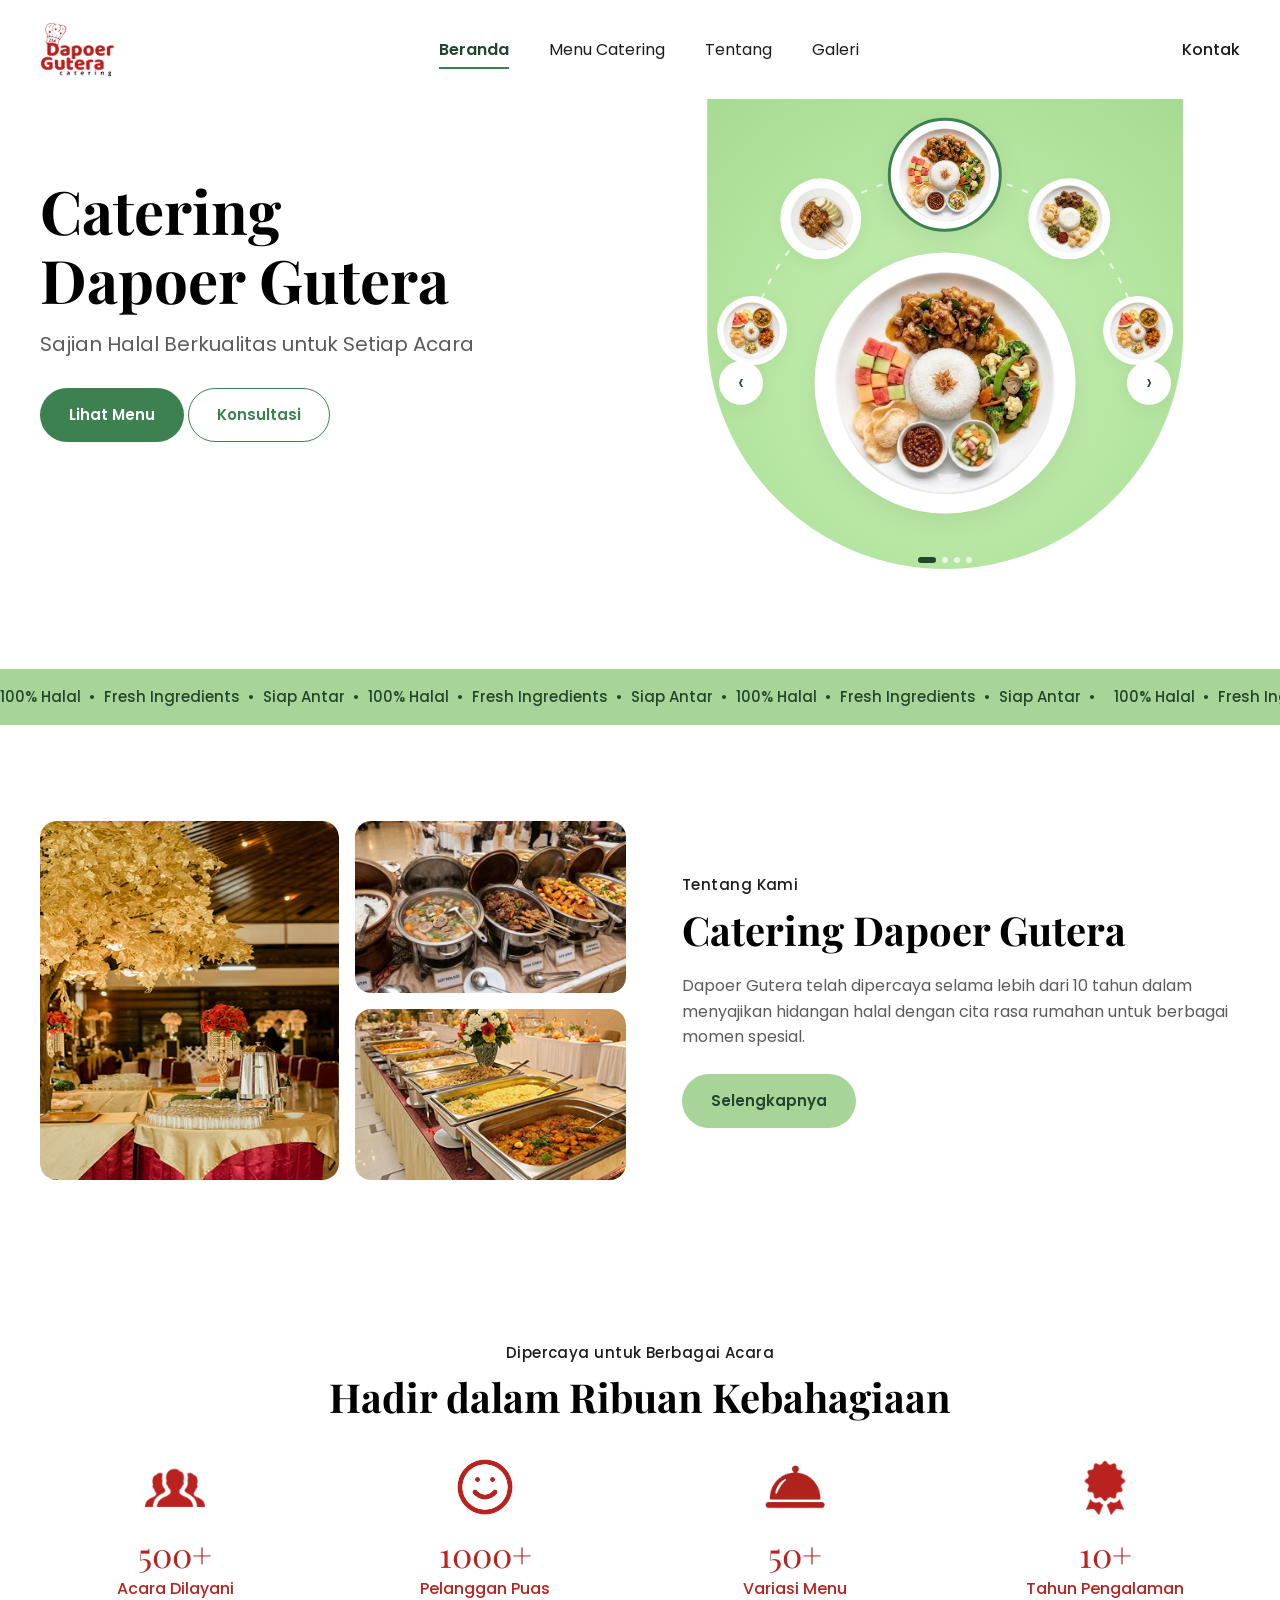
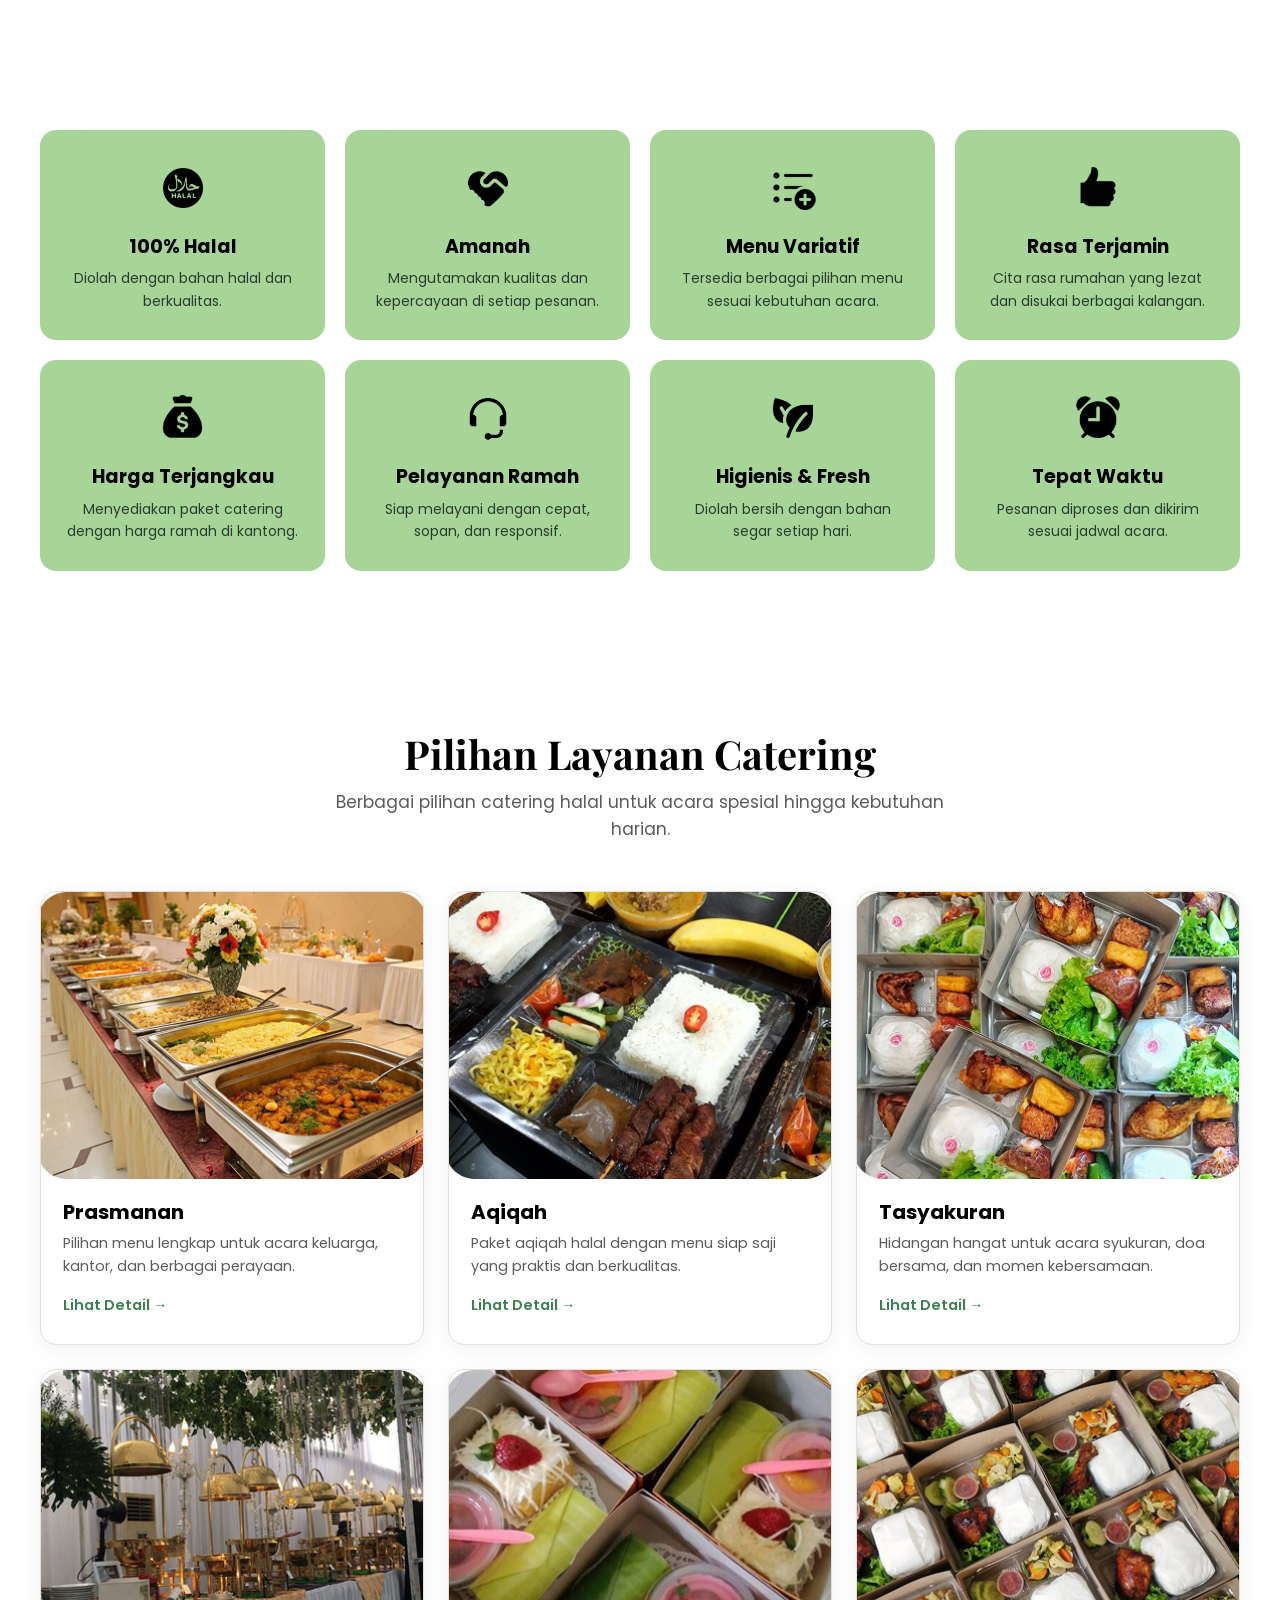
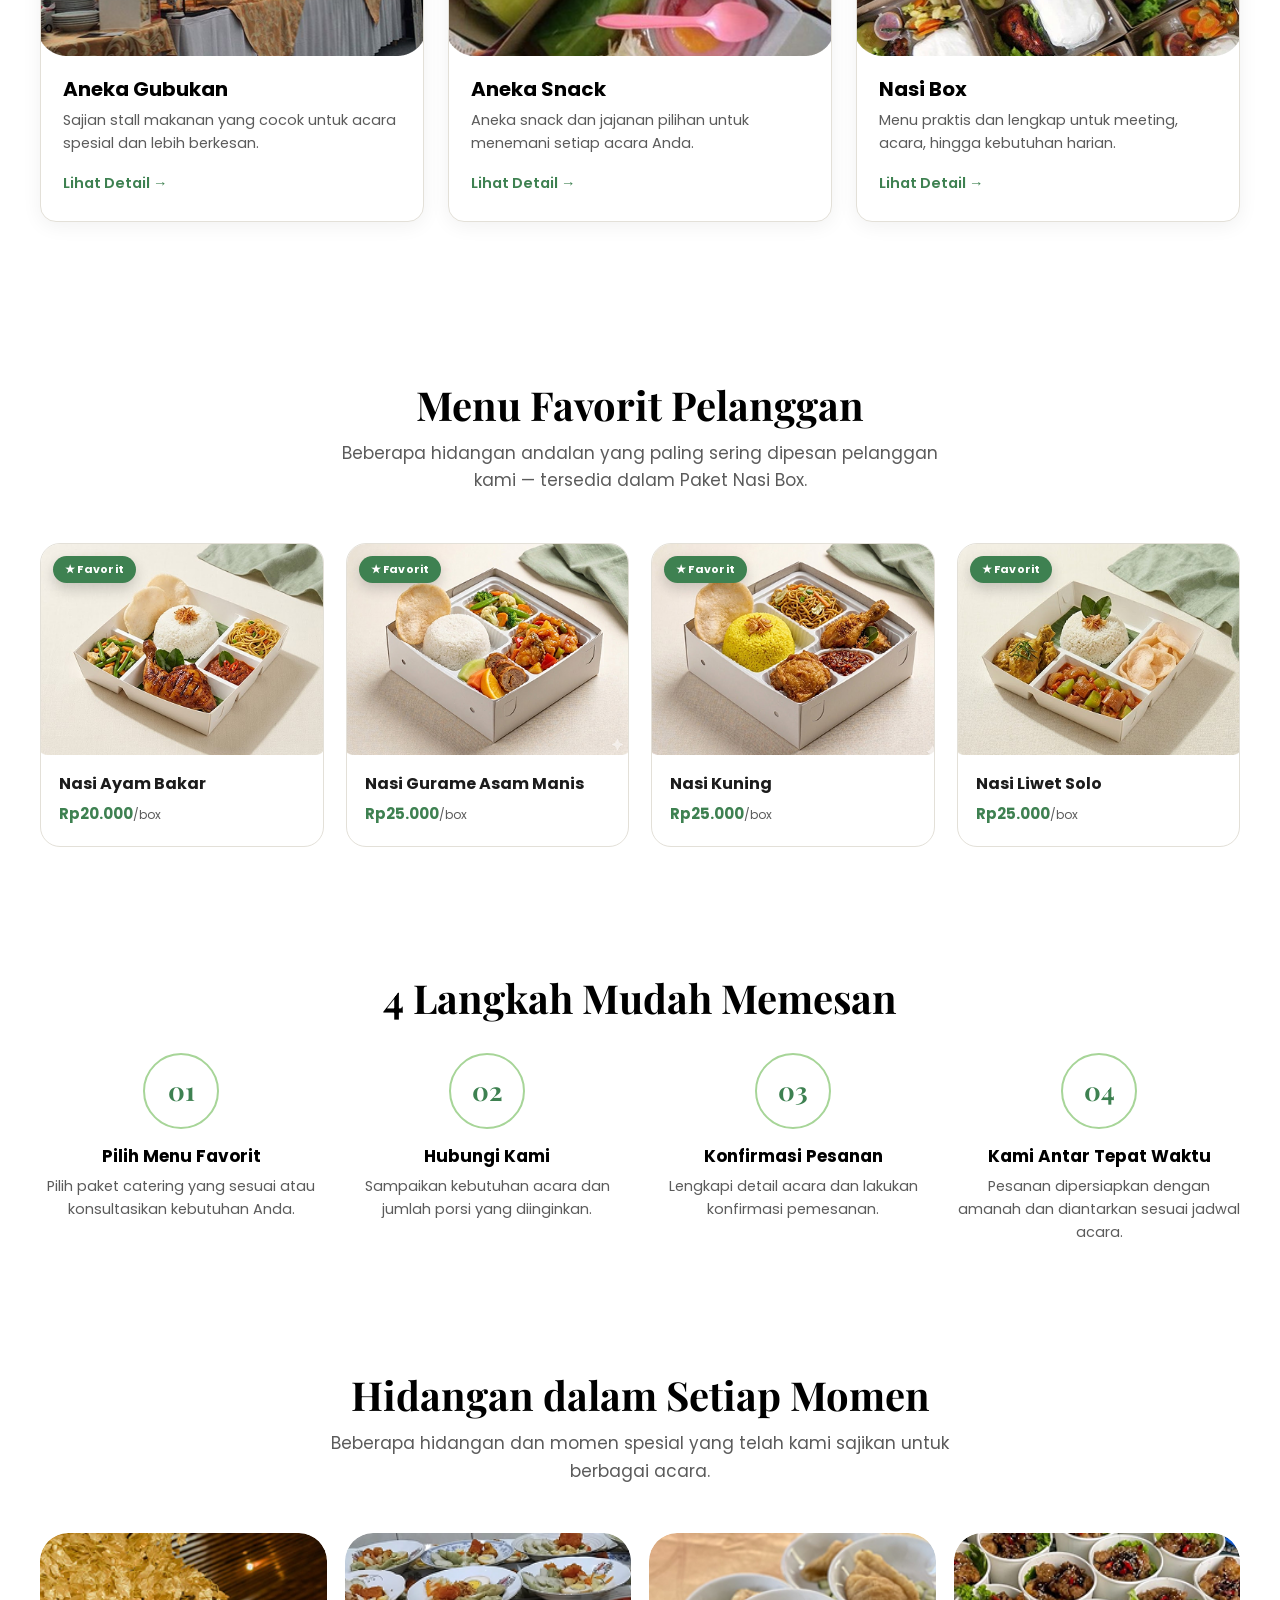
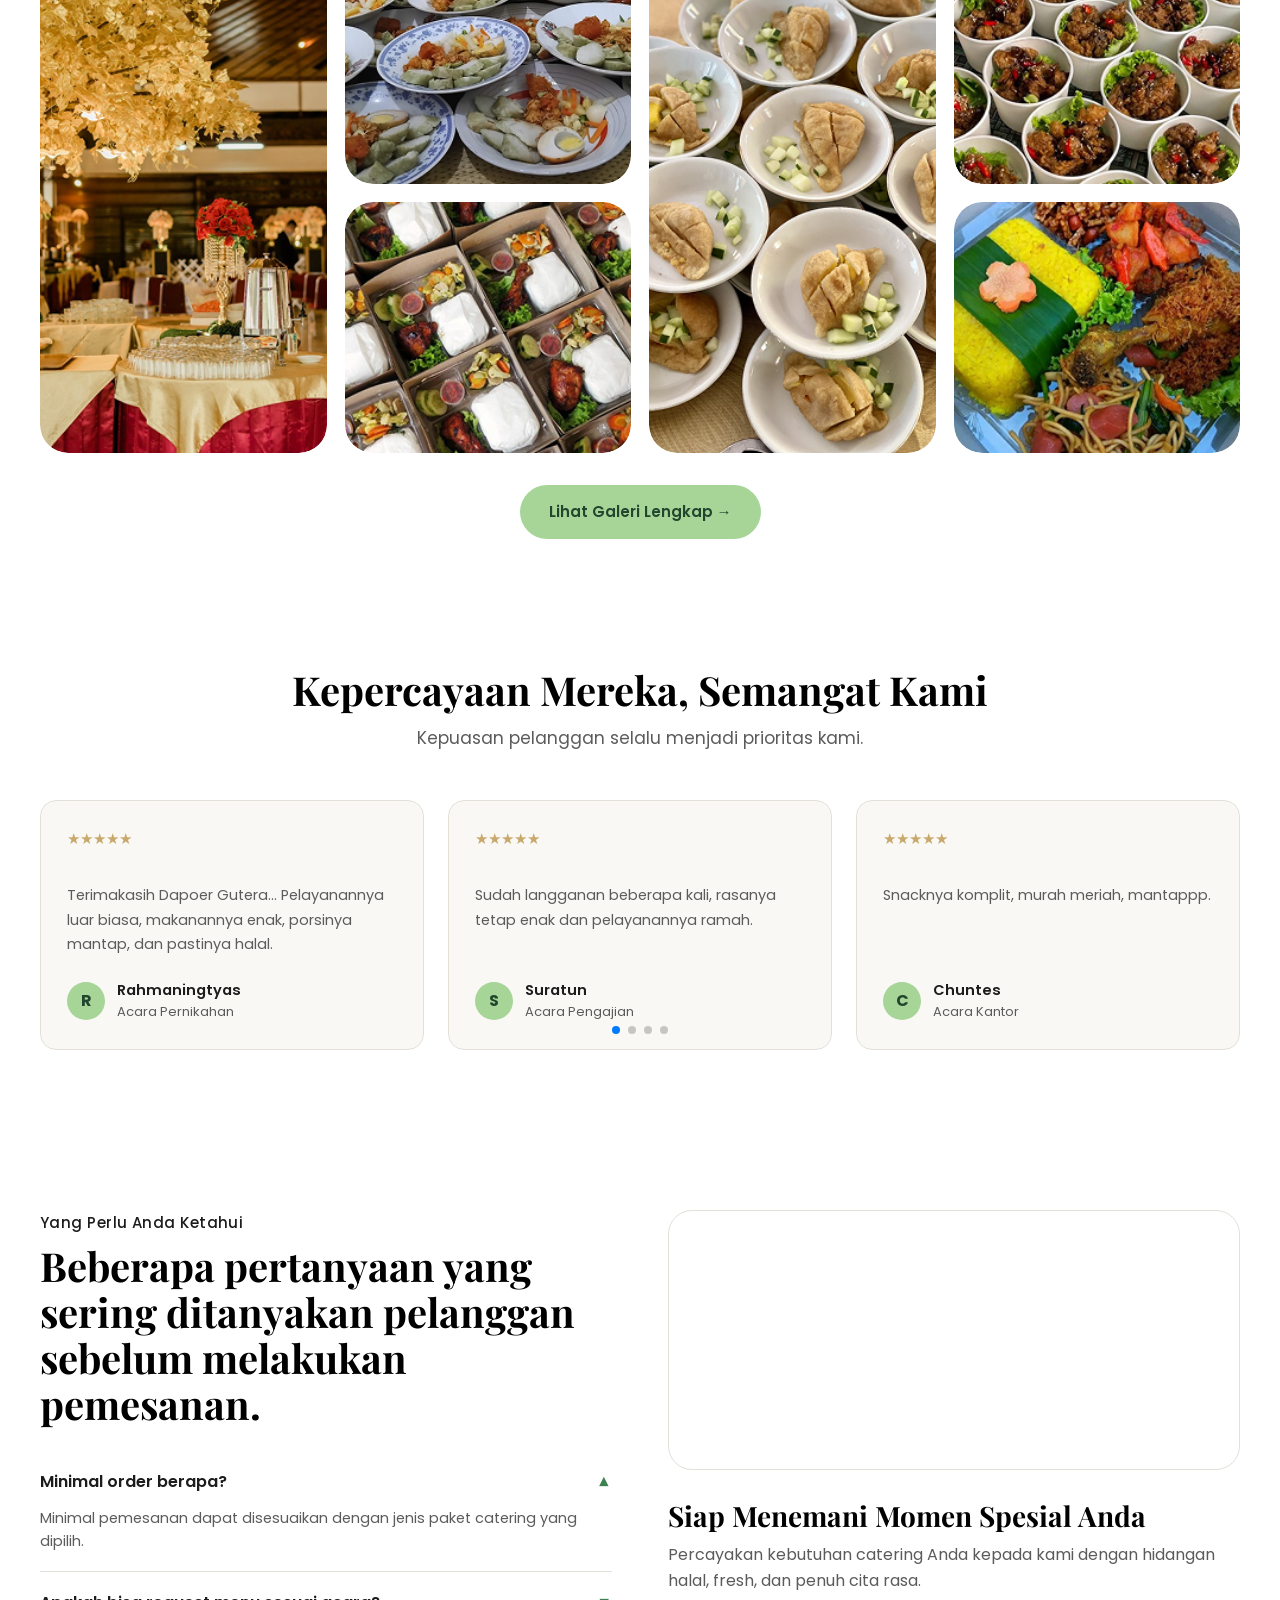
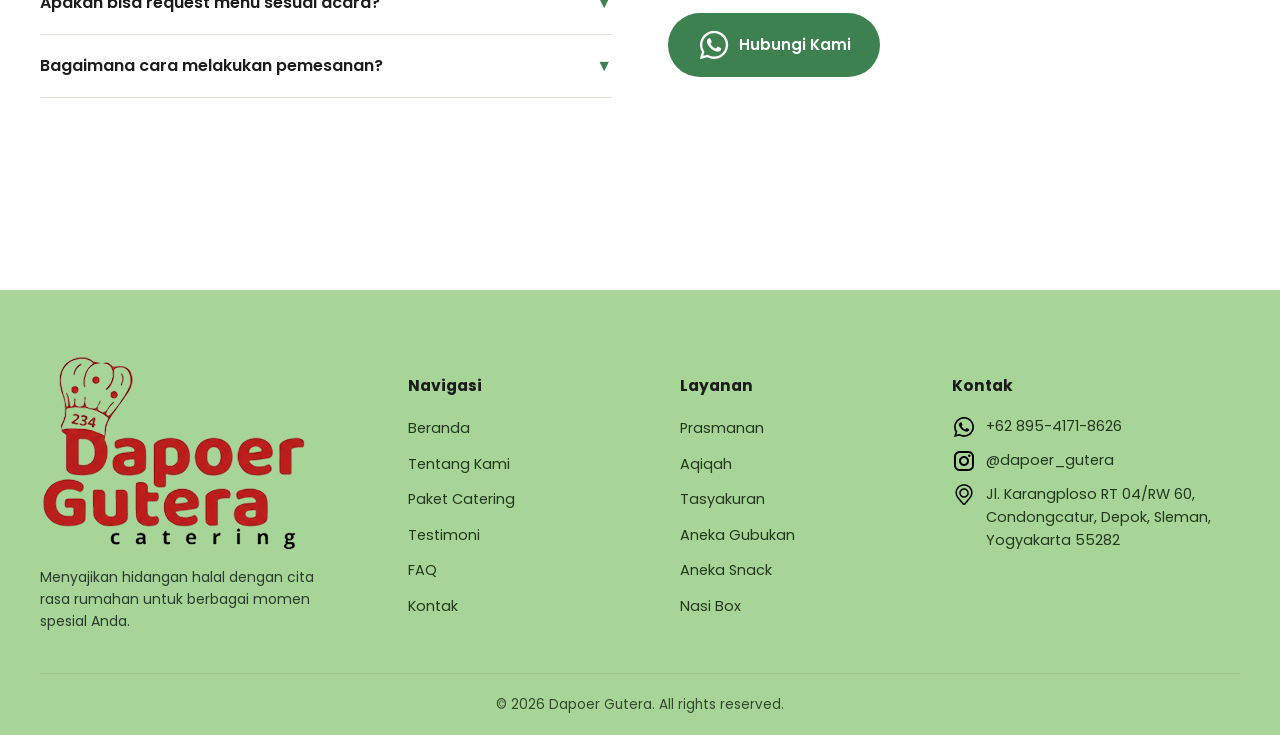
<file: index.html>
<!DOCTYPE html>
<html lang="id">
<head>
<meta charset="UTF-8">
<meta name="viewport" content="width=device-width, initial-scale=1.0">
<title>Dapoer Gutera Catering — Sajian Halal Berkualitas untuk Setiap Acara</title>
<link rel="stylesheet" href="styles.css">
<link rel="stylesheet" href="https://cdn.jsdelivr.net/npm/swiper@11/swiper-bundle.min.css">
</head>
<body>

<header>
  <nav class="navbar">
    <a href="index.html" class="nav-logo">
      <img src="assets/images/logo.png" alt="Dapoer Gutera">
    </a>

    <ul class="nav-links">
      <li><a href="index.html" class="active">Beranda</a></li>
      <li><a href="prasmanan.html">Menu Catering</a></li>
      <li><a href="tentang.html">Tentang</a></li>
      <li><a href="galeri.html">Galeri</a></li>
      <li class="nav-kontak-mobile"><a href="#kontak">Kontak</a></li>
    </ul>

    <a href="#kontak" class="nav-contact">Kontak</a>

    <button class="nav-toggle">&#9776;</button>
  </nav>
</header>

<!-- HERO -->
<section class="hero">
  <div class="hero-grid">
    <div>
      <h1>Catering<br>Dapoer Gutera</h1>
      <p class="hero-sub">Sajian Halal Berkualitas untuk Setiap Acara</p>
      <a href="prasmanan.html" class="btn btn-primary">Lihat Menu</a>
              <a href="https://wa.me/6289541718626?text=Halo%20Dapoer%20Gutera,%20saya%20ingin%20konsultasi%20mengenai%20paket%20catering."
           target="_blank"
           class="btn btn-outline">Konsultasi</a>
    </div>
    <div class="hero-visual">
      <div class="hcc" id="heroCarousel">
        <div class="hcc-bg-top"></div>
        <div class="hcc-bg"></div>
        <svg class="hcc-ring" viewBox="0 0 560 560" preserveAspectRatio="none" aria-hidden="true">
          <path d="M93.7,330 A190.4,190.4 0 0,1 466.3,330" fill="none" stroke="#ffffff" stroke-width="2" stroke-dasharray="6 10" opacity="0.7"/>
        </svg>

        <button class="hcc-slot hcc-slot-0" data-slot="0" aria-label="Pilih menu"><img alt="Menu Dapoer Gutera"></button>
        <button class="hcc-slot hcc-slot-1" data-slot="1" aria-label="Pilih menu"><img alt="Menu Dapoer Gutera"></button>
        <button class="hcc-slot hcc-slot-2" data-slot="2" aria-label="Pilih menu"><img alt="Menu Dapoer Gutera"></button>
        <button class="hcc-slot hcc-slot-3" data-slot="3" aria-label="Pilih menu"><img alt="Menu Dapoer Gutera"></button>
        <button class="hcc-slot hcc-slot-4" data-slot="4" aria-label="Pilih menu"><img alt="Menu Dapoer Gutera"></button>

        <div class="hcc-plate">
          <img id="hccCenterImg" src="assets/images/menu1.png" alt="Menu Favorit Dapoer Gutera">
        </div>

        <button class="hcc-arrow hcc-arrow-left" id="hccPrev" aria-label="Menu sebelumnya">&#8249;</button>
        <button class="hcc-arrow hcc-arrow-right" id="hccNext" aria-label="Menu berikutnya">&#8250;</button>

        <div class="hcc-dots" id="hccDots"></div>
      </div>
    </div>
  </div>
</section>

<div class="marquee">
  <div class="marquee-track">
    <span>100% Halal &nbsp;•&nbsp; Fresh Ingredients &nbsp;•&nbsp; Siap Antar &nbsp;•&nbsp; 100% Halal &nbsp;•&nbsp; Fresh Ingredients &nbsp;•&nbsp; Siap Antar &nbsp;•&nbsp; 100% Halal &nbsp;•&nbsp; Fresh Ingredients &nbsp;•&nbsp; Siap Antar &nbsp;•&nbsp;</span>
    <span>100% Halal &nbsp;•&nbsp; Fresh Ingredients &nbsp;•&nbsp; Siap Antar &nbsp;•&nbsp; 100% Halal &nbsp;•&nbsp; Fresh Ingredients &nbsp;•&nbsp; Siap Antar &nbsp;•&nbsp; 100% Halal &nbsp;•&nbsp; Fresh Ingredients &nbsp;•&nbsp; Siap Antar &nbsp;•&nbsp;</span>
  </div>
</div>

<!-- ABOUT -->
<section id="tentang" class="section">
  <div class="container about-split">
    <div class="collage">
      <div class="collage-left"><img src="assets/images/tentang1.png" alt="Dekorasi acara Dapoer Gutera"></div>
      <div class="collage-right">
        <img src="assets/images/tentang2.png" alt="Prasmanan Dapoer Gutera">
        <img src="assets/images/tentang3.png" alt="Prasmanan Dapoer Gutera">
      </div>
    </div>
    <div class="about-text">
      <span class="eyebrow">Tentang Kami</span>
      <h2>Catering Dapoer Gutera</h2>
      <p>Dapoer Gutera telah dipercaya selama lebih dari 10 tahun dalam menyajikan hidangan halal dengan cita 
        rasa rumahan untuk berbagai momen spesial.</p>
      <a href="tentang.html" class="btn btn-secondary">Selengkapnya</a>
    </div>
  </div>
</section>

<!-- STATS -->
<section id="stats-section" class="section-tight">
  <div class="container">
    <div class="text-center mb-lg">
      <span class="eyebrow">Dipercaya untuk Berbagai Acara</span>
      <h2 style="margin-top:8px;">Hadir dalam Ribuan Kebahagiaan</h2>
    </div>

    <div class="stats mt-lg">

      <div class="stat">
        <div class="stat-icon">
          <img src="assets/images/icons/acara.png" alt="Acara">
        </div>
        <div class="stat-num">500+</div>
        <div class="stat-label">Acara Dilayani</div>
      </div>

      <div class="stat">
        <div class="stat-icon">
          <img src="assets/images/icons/puas.png" alt="Pelanggan Puas">
        </div>
        <div class="stat-num">1000+</div>
        <div class="stat-label">Pelanggan Puas</div>
      </div>

      <div class="stat">
        <div class="stat-icon">
          <img src="assets/images/icons/variasi.png" alt="Variasi Menu">
        </div>
        <div class="stat-num">50+</div>
        <div class="stat-label">Variasi Menu</div>
      </div>

      <div class="stat">
        <div class="stat-icon">
          <img src="assets/images/icons/tahun.png" alt="Tahun Pengalaman">
        </div>
        <div class="stat-num">10+</div>
        <div class="stat-label">Tahun Pengalaman</div>
      </div>

    </div>
  </div>
</section>

<!-- FEATURES -->
<section class="section-tight">
  <div class="container">
    <div class="feature-grid">

      <div class="feature-card">
        <div class="feature-icon">
          <img src="assets/images/icons/halal.png" alt="100% Halal">
        </div>
        <h3>100% Halal</h3>
        <p>Diolah dengan bahan halal dan berkualitas.</p>
      </div>

      <div class="feature-card">
        <div class="feature-icon">
          <img src="assets/images/icons/amanah.png" alt="Amanah">
        </div>
        <h3>Amanah</h3>
        <p>Mengutamakan kualitas dan kepercayaan di setiap pesanan.</p>
      </div>

      <div class="feature-card">
        <div class="feature-icon">
          <img src="assets/images/icons/menu.png" alt="Menu Variatif">
        </div>
        <h3>Menu Variatif</h3>
        <p>Tersedia berbagai pilihan menu sesuai kebutuhan acara.</p>
      </div>

      <div class="feature-card">
        <div class="feature-icon">
          <img src="assets/images/icons/rasa.png" alt="Rasa Terjamin">
        </div>
        <h3>Rasa Terjamin</h3>
        <p>Cita rasa rumahan yang lezat dan disukai berbagai kalangan.</p>
      </div>

      <div class="feature-card">
        <div class="feature-icon">
          <img src="assets/images/icons/harga.png" alt="Harga Terjangkau">
        </div>
        <h3>Harga Terjangkau</h3>
        <p>Menyediakan paket catering dengan harga ramah di kantong.</p>
      </div>

      <div class="feature-card">
        <div class="feature-icon">
          <img src="assets/images/icons/pelayanan.png" alt="Pelayanan Ramah">
        </div>
        <h3>Pelayanan Ramah</h3>
        <p>Siap melayani dengan cepat, sopan, dan responsif.</p>
      </div>

      <div class="feature-card">
        <div class="feature-icon">
          <img src="assets/images/icons/higienis.png" alt="Higienis & Fresh">
        </div>
        <h3>Higienis & Fresh</h3>
        <p>Diolah bersih dengan bahan segar setiap hari.</p>
      </div>

      <div class="feature-card">
        <div class="feature-icon">
          <img src="assets/images/icons/waktu.png" alt="Tepat Waktu">
        </div>
        <h3>Tepat Waktu</h3>
        <p>Pesanan diproses dan dikirim sesuai jadwal acara.</p>
      </div>

    </div>
  </div>
</section>

<!-- layanan -->
<section id="menu" class="section">
  <div class="container">
    <h2 class="section-title text-center">Pilihan Layanan Catering</h2>
    <p class="section-sub">Berbagai pilihan catering halal untuk acara spesial hingga kebutuhan harian.</p>
    <div class="service-grid">
      <div class="service-card">
        <img src="assets/images/layanan/prasmanan.png" alt="Prasmanan">
        <div class="service-card-body">
          <h3>Prasmanan</h3>
          <p>Pilihan menu lengkap untuk acara keluarga, kantor, dan berbagai perayaan.</p>
          <a href="prasmanan.html" class="link-arrow">Lihat Detail &rarr;</a>
        </div>
      </div>
      <div class="service-card">
        <img src="assets/images/layanan/aqiqah.png" alt="Aqiqah">
        <div class="service-card-body">
          <h3>Aqiqah</h3>
          <p>Paket aqiqah halal dengan menu siap saji yang praktis dan berkualitas.</p>
          <a href="aqiqah.html" class="link-arrow">Lihat Detail &rarr;</a>
        </div>
      </div>
      <div class="service-card">
        <img src="assets/images/layanan/tasyakuran.png" alt="Tasyakuran">
        <div class="service-card-body">
          <h3>Tasyakuran</h3>
          <p>Hidangan hangat untuk acara syukuran, doa bersama, dan momen kebersamaan.</p>
          <a href="tasyakuran.html" class="link-arrow">Lihat Detail &rarr;</a>
        </div>
      </div>
      <div class="service-card">
        <img src="assets/images/layanan/gubukan.png" alt="Aneka Gubukan">
        <div class="service-card-body">
          <h3>Aneka Gubukan</h3>
          <p>Sajian stall makanan yang cocok untuk acara spesial dan lebih berkesan.</p>
          <a href="gubukan.html" class="link-arrow">Lihat Detail &rarr;</a>
        </div>
      </div>
      <div class="service-card">
        <img src="assets/images/layanan/snack.png" alt="Aneka Snack">
        <div class="service-card-body">
          <h3>Aneka Snack</h3>
          <p>Aneka snack dan jajanan pilihan untuk menemani setiap acara Anda.</p>
          <a href="snack.html" class="link-arrow">Lihat Detail &rarr;</a>
        </div>
      </div>
      <div class="service-card">
        <img src="assets/images/layanan/nasibox.png" alt="Nasi Box">
        <div class="service-card-body">
          <h3>Nasi Box</h3>
          <p>Menu praktis dan lengkap untuk meeting, acara, hingga kebutuhan harian.</p>
          <a href="nasi-box.html" class="link-arrow">Lihat Detail &rarr;</a>
        </div>
      </div>
    </div>
  </div>
</section>

<!-- MENU FAVORIT -->
<section id="menu-favorit" class="section-tight">
  <div class="container">
    <h2 class="section-title text-center">Menu Favorit Pelanggan</h2>
    <p class="section-sub">Beberapa hidangan andalan yang paling sering dipesan pelanggan kami — tersedia dalam Paket Nasi Box.</p>
    <div class="fav-grid mt-lg">

      <a href="nasi-box.html" class="fav-card">
        <div class="fav-thumb">
          <img class="thumb" src="assets/images/layanan/ayambakar.png" alt="Nasi Ayam Bakar">
          <span class="fav-badge">★ Favorit</span>
        </div>
        <div class="fav-info">
          <div class="fav-name">Nasi Ayam Bakar</div>
          <div class="fav-price"><strong>Rp20.000</strong><span>/box</span></div>
        </div>
      </a>

      <a href="nasi-box.html" class="fav-card">
        <div class="fav-thumb">
          <img class="thumb" src="assets/images/layanan/gurameh.png" alt="Nasi Gurame Asam Manis">
          <span class="fav-badge">★ Favorit</span>
        </div>
        <div class="fav-info">
          <div class="fav-name">Nasi Gurame Asam Manis</div>
          <div class="fav-price"><strong>Rp25.000</strong><span>/box</span></div>
        </div>
      </a>

      <a href="nasi-box.html" class="fav-card">
        <div class="fav-thumb">
          <img class="thumb" src="assets/images/layanan/nasikuning.png" alt="Nasi Kuning">
          <span class="fav-badge">★ Favorit</span>
        </div>
        <div class="fav-info">
          <div class="fav-name">Nasi Kuning</div>
          <div class="fav-price"><strong>Rp25.000</strong><span>/box</span></div>
        </div>
      </a>

      <a href="nasi-box.html" class="fav-card">
        <div class="fav-thumb">
          <img class="thumb" src="assets/images/layanan/liwet.png" alt="Nasi Liwet Solo">
          <span class="fav-badge">★ Favorit</span>
        </div>
        <div class="fav-info">
          <div class="fav-name">Nasi Liwet Solo</div>
          <div class="fav-price"><strong>Rp25.000</strong><span>/box</span></div>
        </div>
      </a>


    </div>
  </div>
</section>

<!-- langkah -->
<section class="section-tight">
  <div class="container">
    <h2 class="section-title text-center">4 Langkah Mudah Memesan</h2>
    <div class="steps mt-lg">
      <div class="step"><div class="step-num">01</div><h3>Pilih Menu Favorit</h3><p>Pilih paket catering yang sesuai atau konsultasikan kebutuhan Anda.</p></div>
      <div class="step"><div class="step-num">02</div><h3>Hubungi Kami</h3><p>Sampaikan kebutuhan acara dan jumlah porsi yang diinginkan.</p></div>
      <div class="step"><div class="step-num">03</div><h3>Konfirmasi Pesanan</h3><p>Lengkapi detail acara dan lakukan konfirmasi pemesanan.</p></div>
      <div class="step"><div class="step-num">04</div><h3>Kami Antar Tepat Waktu</h3><p>Pesanan dipersiapkan dengan amanah dan diantarkan sesuai jadwal acara.</p></div>
    </div>
  </div>
</section>

<!-- GALLERY PREVIEW -->
<section id="galeri" class="section-tight">
  <div class="container">
    <h2 class="section-title text-center">Hidangan dalam Setiap Momen</h2>
    <p class="section-sub">
      Beberapa hidangan dan momen spesial yang telah kami sajikan untuk berbagai acara.
    </p>

    <div class="gallery-grid">

      <div class="gal-frame"><img class="big" src="assets/images/galeri/prasmanan.png" alt="Dekorasi"></div>

      <div class="stack">
        <div class="gal-frame"><img src="assets/images/galeri/gubukan1.png" alt="Menu"></div>
        <div class="gal-frame"><img src="assets/images/galeri/nasibox.png" alt="Snack Box"></div>
      </div>

      <div class="gal-frame"><img class="big" src="assets/images/galeri/gubukan2.png" alt="gubukan"></div>

      <div class="stack">
        <div class="gal-frame"><img src="assets/images/galeri/ricebowl.png" alt="Bakso"></div>
        <div class="gal-frame"><img src="assets/images/galeri/nasibox2.png" alt="Nasi Kuning"></div>
      </div>

    </div>

    <div class="text-center mt-lg">
      <a href="galeri.html" class="btn btn-secondary">
        Lihat Galeri Lengkap →
      </a>
    </div>
  </div>
</section>

<!-- TESTIMONIALS -->
<section id="testimoni" class="section-tight">
  <div class="container">
    <h2 class="section-title text-center">Kepercayaan Mereka, Semangat Kami</h2>
    <p class="section-sub">Kepuasan pelanggan selalu menjadi prioritas kami.</p>
    <div class="swiper testiSwiper">
      <div class="swiper-wrapper">
        <div class="swiper-slide">
          <div class="testi-card">
            <div class="testi-stars">&#9733;&#9733;&#9733;&#9733;&#9733;</div>
            <p class="testi-quote">
              Terimakasih Dapoer Gutera... Pelayanannya luar biasa,
              makanannya enak, porsinya mantap, dan pastinya halal.
            </p>
            <div class="testi-person">
              <div class="testi-avatar">R</div>
              <div>
                <div class="testi-name">Rahmaningtyas</div>
                <div class="testi-role">Acara Pernikahan</div>
              </div>
            </div>
          </div>
        </div>

        <div class="swiper-slide">
          <div class="testi-card">
            <div class="testi-stars">&#9733;&#9733;&#9733;&#9733;&#9733;</div>
            <p class="testi-quote">
              Sudah langganan beberapa kali,
              rasanya tetap enak dan pelayanannya ramah.
            </p>
            <div class="testi-person">
              <div class="testi-avatar">S</div>
              <div>
                <div class="testi-name">Suratun</div>
                <div class="testi-role">Acara Pengajian</div>
              </div>
            </div>
          </div>
        </div>

        <div class="swiper-slide">
          <div class="testi-card">
            <div class="testi-stars">&#9733;&#9733;&#9733;&#9733;&#9733;</div>
            <p class="testi-quote">
              Snacknya komplit, murah meriah, mantappp.
            </p>
            <div class="testi-person">
              <div class="testi-avatar">C</div>
              <div>
                <div class="testi-name">Chuntes</div>
                <div class="testi-role">Acara Kantor</div>
              </div>
            </div>
          </div>
        </div>
        <div class="swiper-slide">
          <div class="testi-card">
            <div class="testi-stars">&#9733;&#9733;&#9733;&#9733;&#9733;</div>
            <p class="testi-quote">
              Pelayanannya ramah, rasanya mantulll.
            </p>
            <div class="testi-person">
              <div class="testi-avatar">E</div>
              <div>
                <div class="testi-name">Encha</div>
                <div class="testi-role">Acara Kantor</div>
              </div>
            </div>
          </div>
        </div>
      </div>
      <div class="swiper-pagination"></div>
    </div>
  </div>
</section>

<!-- FAQ + MAP -->
<section id="faq" class="section">
  <div class="container faq-map">
    <div>
      <span class="eyebrow">Yang Perlu Anda Ketahui</span>
      <h2 style="margin-top:8px;margin-bottom:24px;">Beberapa pertanyaan yang sering ditanyakan pelanggan sebelum melakukan pemesanan.</h2>
      <div class="faq-item open">
        <div class="faq-q"><span>Minimal order berapa?</span><span class="chev">&#9660;</span></div>
        <div class="faq-a">Minimal pemesanan dapat disesuaikan dengan jenis paket catering yang dipilih.</div>
      </div>
      <div class="faq-item">
        <div class="faq-q"><span>Apakah bisa request menu sesuai acara?</span><span class="chev">&#9660;</span></div>
        <div class="faq-a">Bisa, silakan hubungi kami untuk konsultasi menu sesuai kebutuhan acara Anda.</div>
      </div>
      <div class="faq-item">
        <div class="faq-q"><span>Bagaimana cara melakukan pemesanan?</span><span class="chev">&#9660;</span></div>
        <div class="faq-a">Hubungi kami melalui WhatsApp atau Instagram, lalu lakukan konfirmasi detail acara.</div>
      </div>
    </div>
    <div id="kontak">
        <div class="map-box">
            <iframe
                src="https://www.google.com/maps?q=Jl.+Karangploso+RT+04/RW+60,+Condongcatur,+Depok,+Sleman,+Yogyakarta&output=embed"
                loading="lazy"
                allowfullscreen>
            </iframe>
        </div>

        <div class="cta-inline">
            <h3>Siap Menemani Momen Spesial Anda</h3>
            <p>Percayakan kebutuhan catering Anda kepada kami dengan hidangan halal, fresh, dan penuh cita rasa.</p>

            <a href="https://wa.me/6289541718626?text=Halo%20Dapoer%20Gutera"
                    class="btn btn-primary">
                <img src="assets/images/icons/whatsapp.png" alt="WhatsApp">
                Hubungi Kami
            </a>
        </div>
    </div>
  </div>
</section>

<footer class="site-footer">
  <div class="container">
    <div class="footer-grid">
      <div class="footer-logo footer-about">
        <img src="assets/images/logofotter.png" alt="Dapoer Gutera">
        <p>Menyajikan hidangan halal dengan cita rasa rumahan untuk berbagai momen spesial Anda.</p>
      </div>
      <div class="footer-col footer-nav">
        <h4>Navigasi</h4>
      <ul>
          <li><a href="index.html#beranda">Beranda</a></li>
          <li><a href="index.html#tentang">Tentang Kami</a></li>
          <li><a href="index.html#menu">Paket Catering</a></li>
          <li><a href="index.html#testimoni">Testimoni</a></li>
          <li><a href="index.html#faq">FAQ</a></li>
          <li><a href="index.html#kontak">Kontak</a></li>
      </ul>

      </div>
      <div class="footer-col footer-layanan">
        <h4>Layanan</h4>
        <ul>
          <li><a href="prasmanan.html">Prasmanan</a></li>
          <li><a href="aqiqah.html">Aqiqah</a></li>
          <li><a href="tasyakuran.html">Tasyakuran</a></li>
          <li><a href="gubukan.html">Aneka Gubukan</a></li>
          <li><a href="snack.html">Aneka Snack</a></li>
          <li><a href="nasi-box.html">Nasi Box</a></li>
        </ul>
      </div>
      <div class="footer-col footer-kontak-col">
        <h4>Kontak</h4>
                <ul class="footer-contact">
          <li>
            <img src="assets/images/icons/whatsappfotter.png" alt="">
            <a href="https://wa.me/6289541718626">+62 895-4171-8626</a>
          </li>

          <li>
            <img src="assets/images/icons/instagram.png" alt="">
            <a href="https://instagram.com/dapoer_gutera" target="_blank">
              @dapoer_gutera
            </a>
          </li>

          <li>
            <img src="assets/images/icons/location.png" alt="">
            <a href="https://maps.app.goo.gl/nkxs9k7i8d9KJMoN7" target="_blank">
              Jl. Karangploso RT 04/RW 60, Condongcatur, Depok, Sleman, Yogyakarta 55282
            </a>
          </li>

        </ul>
      </div>
    </div>
    <div class="footer-bottom">&copy; 2026 Dapoer Gutera. All rights reserved.</div>
  </div>
</footer>
<script src="https://cdn.jsdelivr.net/npm/swiper@11/swiper-bundle.min.js"></script>
<script src="script.js"></script>
</body>
</html>
</file>
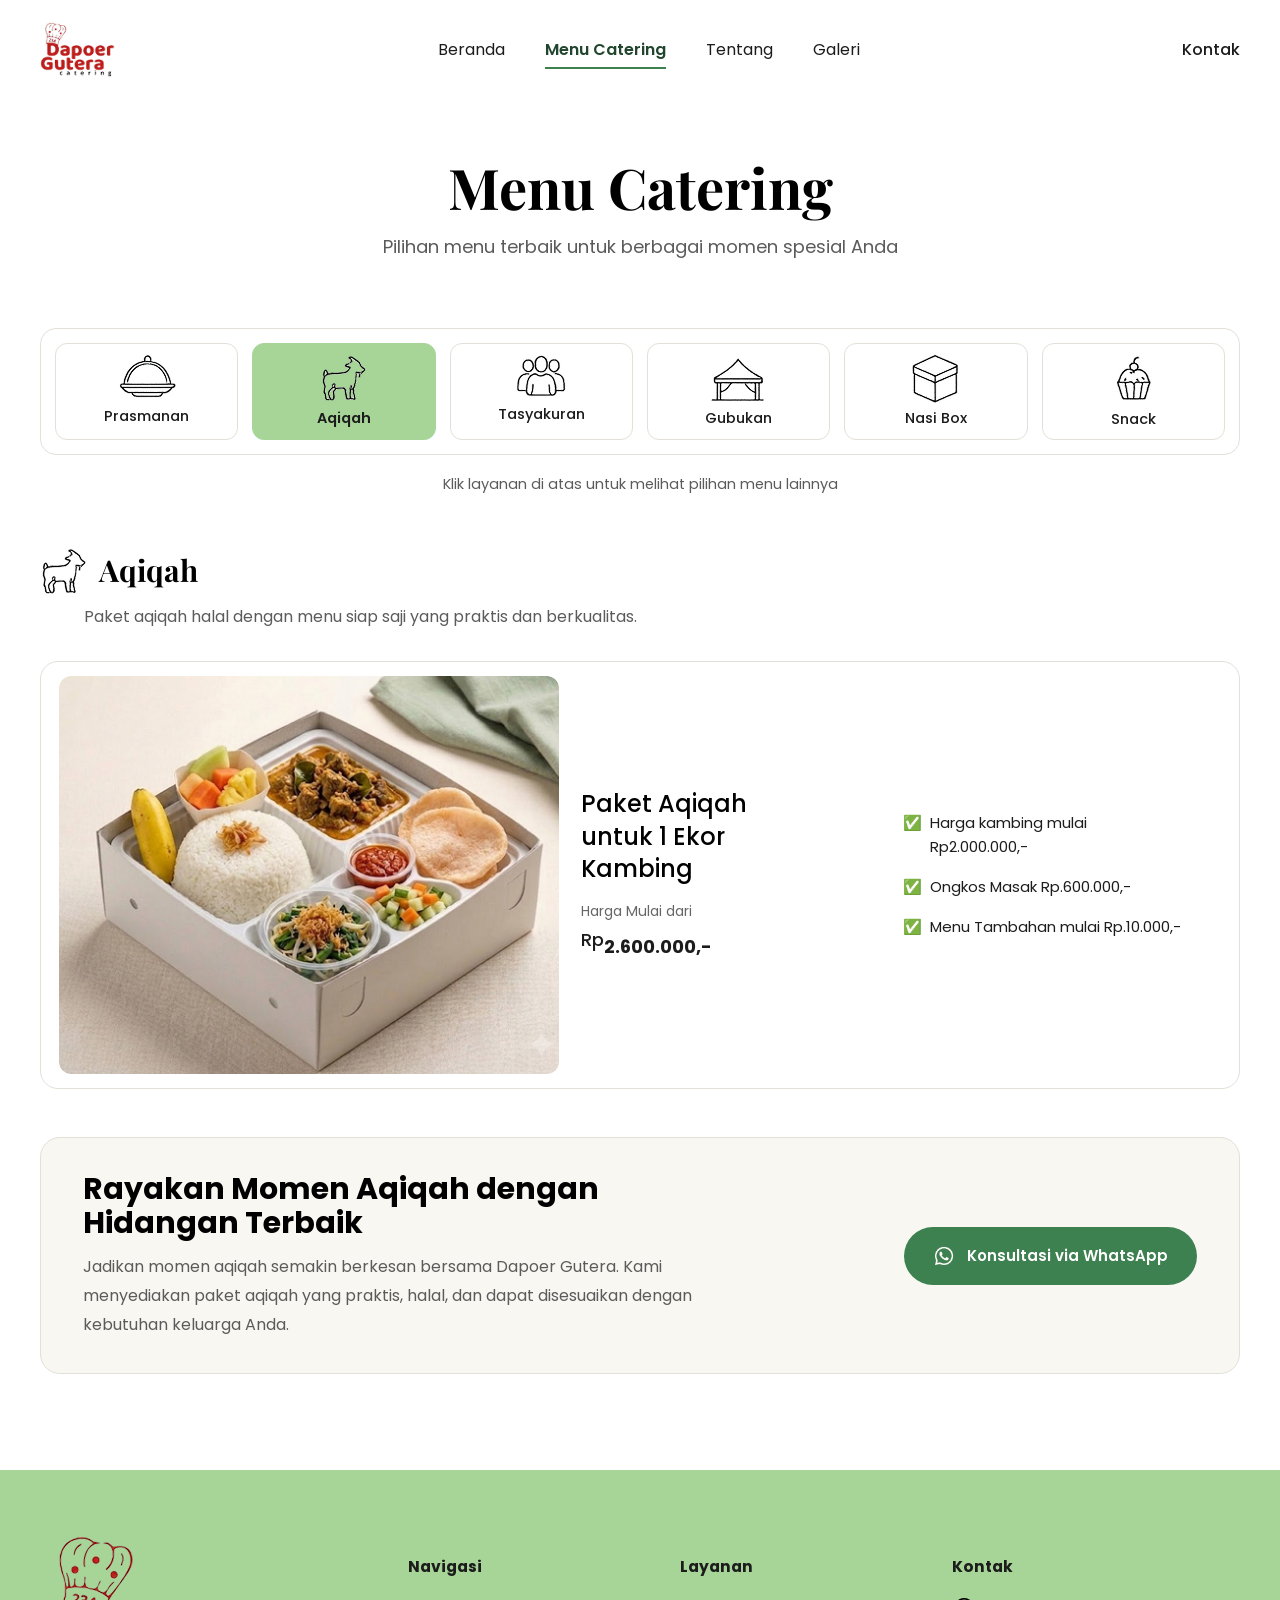
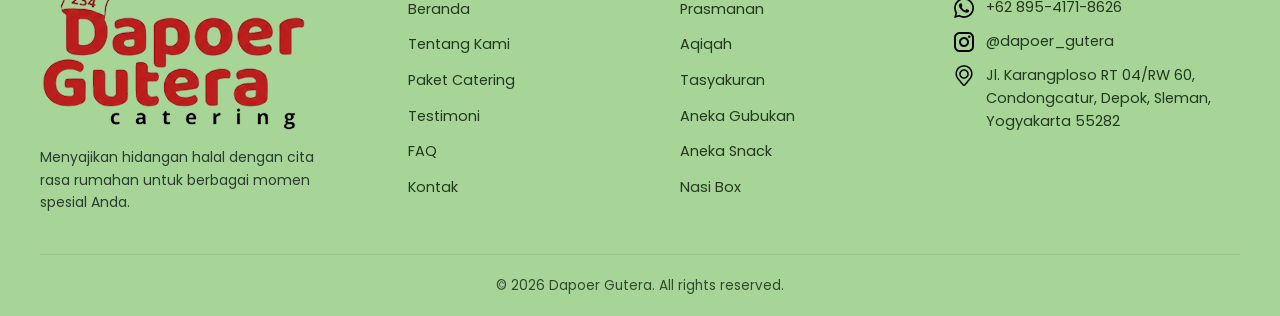
<file: aqiqah.html>
<!DOCTYPE html>
<html lang="id">
<head>
<meta charset="UTF-8">
<meta name="viewport" content="width=device-width, initial-scale=1.0">
<title>Aqiqah — Dapoer Gutera</title>
<link rel="stylesheet" href="styles.css">
</head>
<body>
<header>
  <nav class="navbar">
    <a href="index.html" class="nav-logo">
      <img src="assets/images//logo.png" alt="Dapoer Gutera">
    </a>

    <ul class="nav-links">
      <li><a href="index.html" >Beranda</a></li>
      <li><a href="prasmanan.html"class="active">Menu Catering</a></li>
      <li><a href="tentang.html">Tentang</a></li>
      <li><a href="galeri.html">Galeri</a></li>
      <li class="nav-kontak-mobile"><a href="https://wa.me/6289541718626?text=Halo%20Dapoer%20Gutera">Kontak</a></li>
    </ul>

    <a href="https://wa.me/6289541718626?text=Halo%20Dapoer%20Gutera" class="nav-contact">Kontak</a>

    <button class="nav-toggle">&#9776;</button>
  </nav>
</header>

<div class="container">
  <div class="page-hero">
    <h1>Menu Catering</h1>
    <p>Pilihan menu terbaik untuk berbagai momen spesial Anda</p>
  </div>

    <div class="tab-bar">

    <a href="prasmanan.html" class="tab-btn">
      <img src="assets/images/icons/prasmanan.png" alt="Prasmanan">
      <span>Prasmanan</span>
    </a>

    <a href="aqiqah.html" class="tab-btn active">
      <img src="assets/images/icons/aqiqah.png" alt="Aqiqah">
      <span>Aqiqah</span>
    </a>

    <a href="tasyakuran.html" class="tab-btn">
      <img src="assets/images/icons/tasyakuran.png" alt="Tasyakuran">
      <span>Tasyakuran</span>
    </a>

    <a href="gubukan.html" class="tab-btn">
      <img src="assets/images/icons/gubukan.png" alt="Gubukan">
      <span>Gubukan</span>
    </a>

    <a href="nasi-box.html" class="tab-btn">
      <img src="assets/images/icons/nasibox.png" alt="Nasi Box">
      <span>Nasi Box</span>
    </a>

    <a href="snack.html" class="tab-btn">
      <img src="assets/images/icons/snack.png" alt="Snack">
      <span>Snack</span>
    </a>

  </div>
  <p class="tab-hint">Klik layanan di atas untuk melihat pilihan menu lainnya</p>

  <div class="menu-panel active">
    <div class="menu-panel-head">
        <img src="assets/images/icons/aqiqah.png" alt="Aqiqah" class="menu-icon">
        <h2>Aqiqah</h2>
    </div>
    <p class="menu-panel-desc">Paket aqiqah halal dengan menu siap saji yang praktis dan berkualitas.</p>

<div class="feature-package">

    <div class="feature-img">
        <img src="assets/images/layanan/aqiqah2.png" alt="Paket Aqiqah">
    </div>

    <div class="feature-info">

        <h3>Paket Aqiqah<br>untuk 1 Ekor<br>Kambing</h3>

        <div class="price-label">Harga Mulai dari</div>
        <div class="price">
            <sup>Rp</sup>2.600.000,-
        </div>

    </div>

    <div class="feature-benefit">

        <ul class="check-list">
            <li><span class="chk">&#9989</span>Harga kambing mulai Rp2.000.000,-</li>
            <li><span class="chk">&#9989</span>Ongkos Masak Rp.600.000,-</li>
            <li><span class="chk">&#9989</span>Menu Tambahan mulai Rp.10.000,-</li>
        </ul>

    </div>

</div>
<!-- CTA -->
<section class="menu-cta">
  <div class="menu-cta-content">

    <div class="menu-cta-text">
      <h3>Rayakan Momen Aqiqah dengan Hidangan Terbaik</h3>
      <p>
        Jadikan momen aqiqah semakin berkesan bersama Dapoer Gutera.
        Kami menyediakan paket aqiqah yang praktis, halal, dan dapat
        disesuaikan dengan kebutuhan keluarga Anda.
      </p>
    </div>

    <a
      href="https://wa.me/6289541718626?text=Halo%20Dapoer%20Gutera,%0A%0ASaya%20tertarik%20dengan%20paket%20Aqiqah.%0A%0AMohon%20informasi%20mengenai%20pilihan%20paket,%20harga,%20minimal%20pemesanan,%20dan%20ketersediaannya.%0A%0ATerima%20kasih."
      target="_blank"
      class="btn btn-primary menu-cta-btn">

      <img src="assets/images/icons/whatsapp.png" alt="">
      Konsultasi via WhatsApp

    </a>

  </div>
</section>
  </div>
</div>

<footer class="site-footer">
  <div class="container">
    <div class="footer-grid">
      <div class="footer-logo footer-about">
        <img src="assets/images/logofotter.png" alt="Dapoer Gutera">
        <p>Menyajikan hidangan halal dengan cita rasa rumahan untuk berbagai momen spesial Anda.</p>
      </div>
      <div class="footer-col footer-nav">
        <h4>Navigasi</h4>
        <ul>
          <li><a href="index.html#beranda">Beranda</a></li>
          <li><a href="index.html#tentang">Tentang Kami</a></li>
          <li><a href="prasmanan.html">Paket Catering</a></li>
          <li><a href="index.html#testimoni">Testimoni</a></li>
          <li><a href="index.html#faq">FAQ</a></li>
          <li><a href="index.html#kontak">Kontak</a></li>
        </ul>
      </div>
      <div class="footer-col footer-layanan">
        <h4>Layanan</h4>
        <ul>
          <li><a href="prasmanan.html">Prasmanan</a></li>
          <li><a href="aqiqah.html">Aqiqah</a></li>
          <li><a href="tasyakuran.html">Tasyakuran</a></li>
          <li><a href="gubukan.html">Aneka Gubukan</a></li>
          <li><a href="snack.html">Aneka Snack</a></li>
          <li><a href="nasi-box.html">Nasi Box</a></li>
        </ul>
      </div>
      <div class="footer-col footer-kontak-col">
        <h4>Kontak</h4>
        <ul class="footer-contact">
          <li>
            <img src="assets/images/icons/whatsappfotter.png" alt="">
            <a href="https://wa.me/6289541718626">+62 895-4171-8626</a>
          </li>

          <li>
            <img src="assets/images/icons/instagram.png" alt="">
            <a href="https://instagram.com/dapoer_gutera" target="_blank">
              @dapoer_gutera
            </a>
          </li>

          <li>
            <img src="assets/images/icons/location.png" alt="">
            <a href="https://maps.app.goo.gl/nkxs9k7i8d9KJMoN7" target="_blank">
              Jl. Karangploso RT 04/RW 60, Condongcatur, Depok, Sleman, Yogyakarta 55282
            </a>
          </li>

        </ul>
      </div>
    </div>
    <div class="footer-bottom">&copy; 2026 Dapoer Gutera. All rights reserved.</div>
  </div>
</footer>

<script src="script.js"></script>
</body>
</html>
</file>
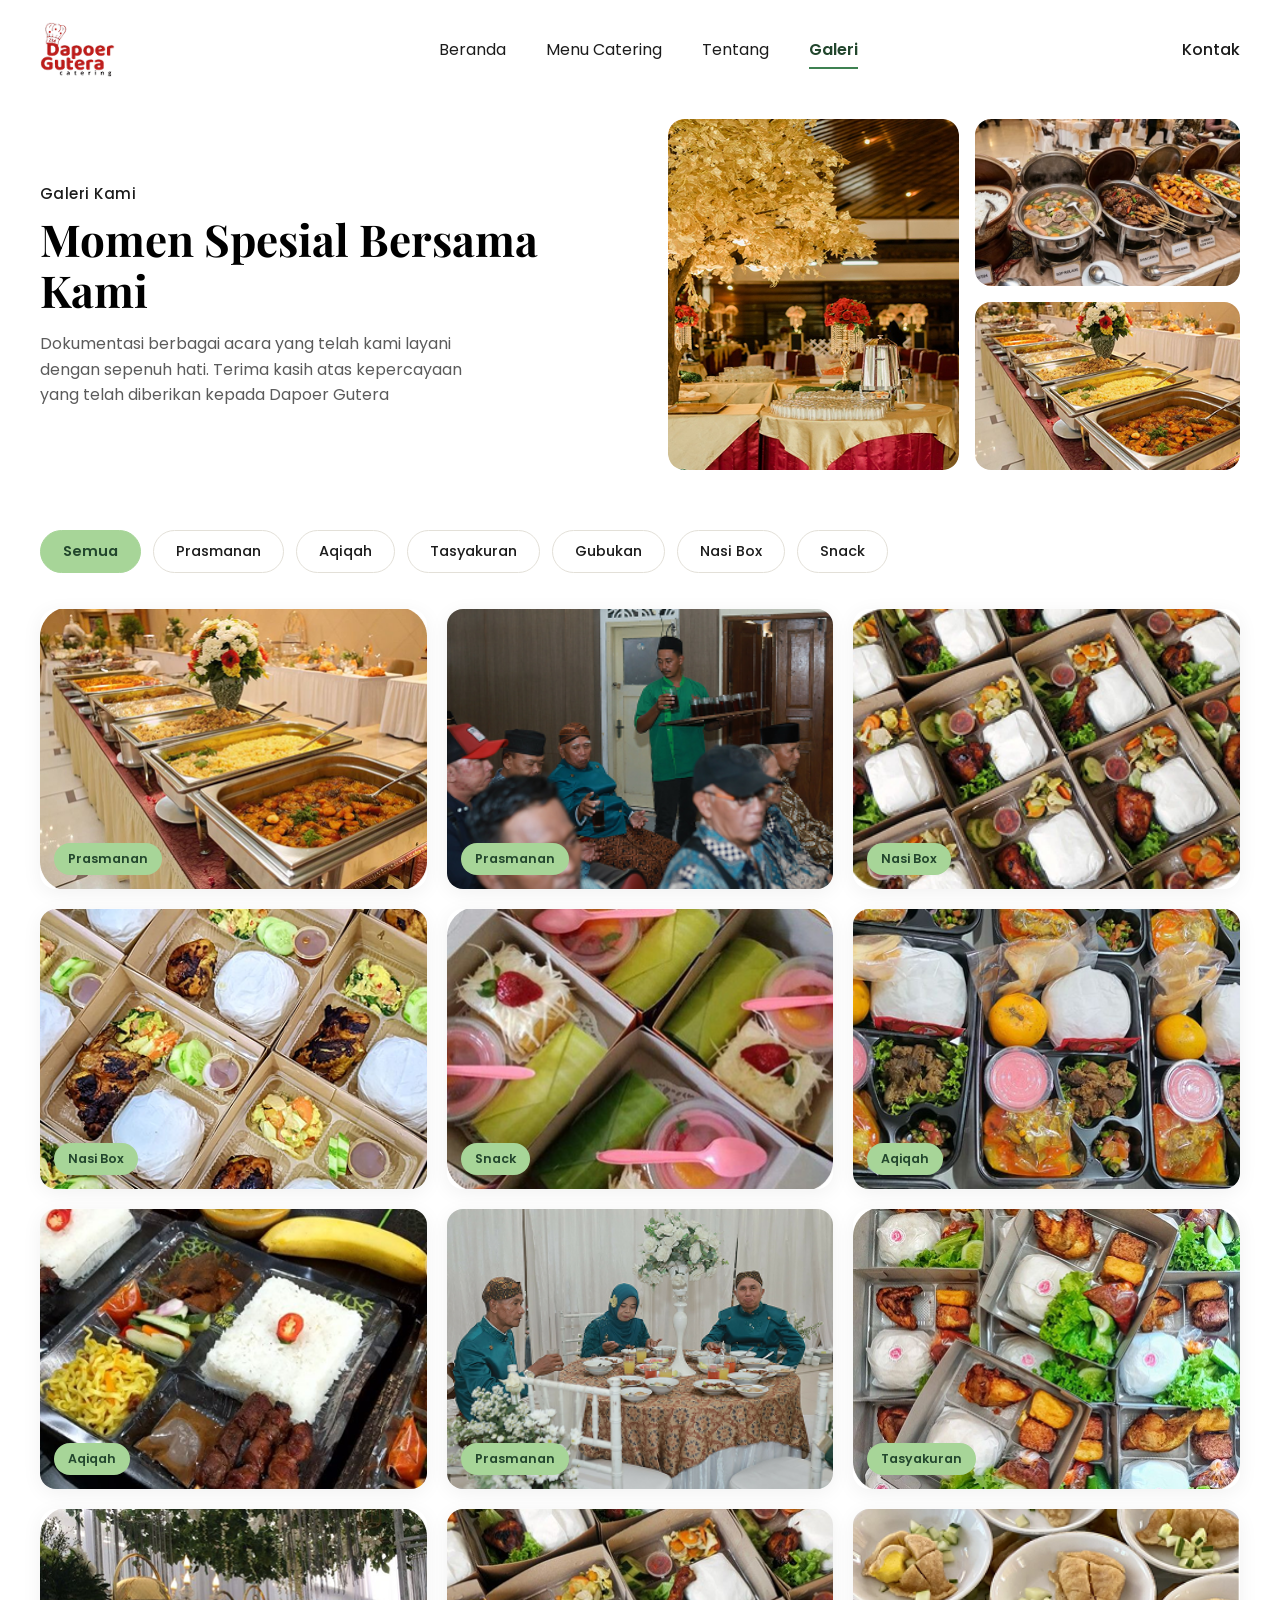
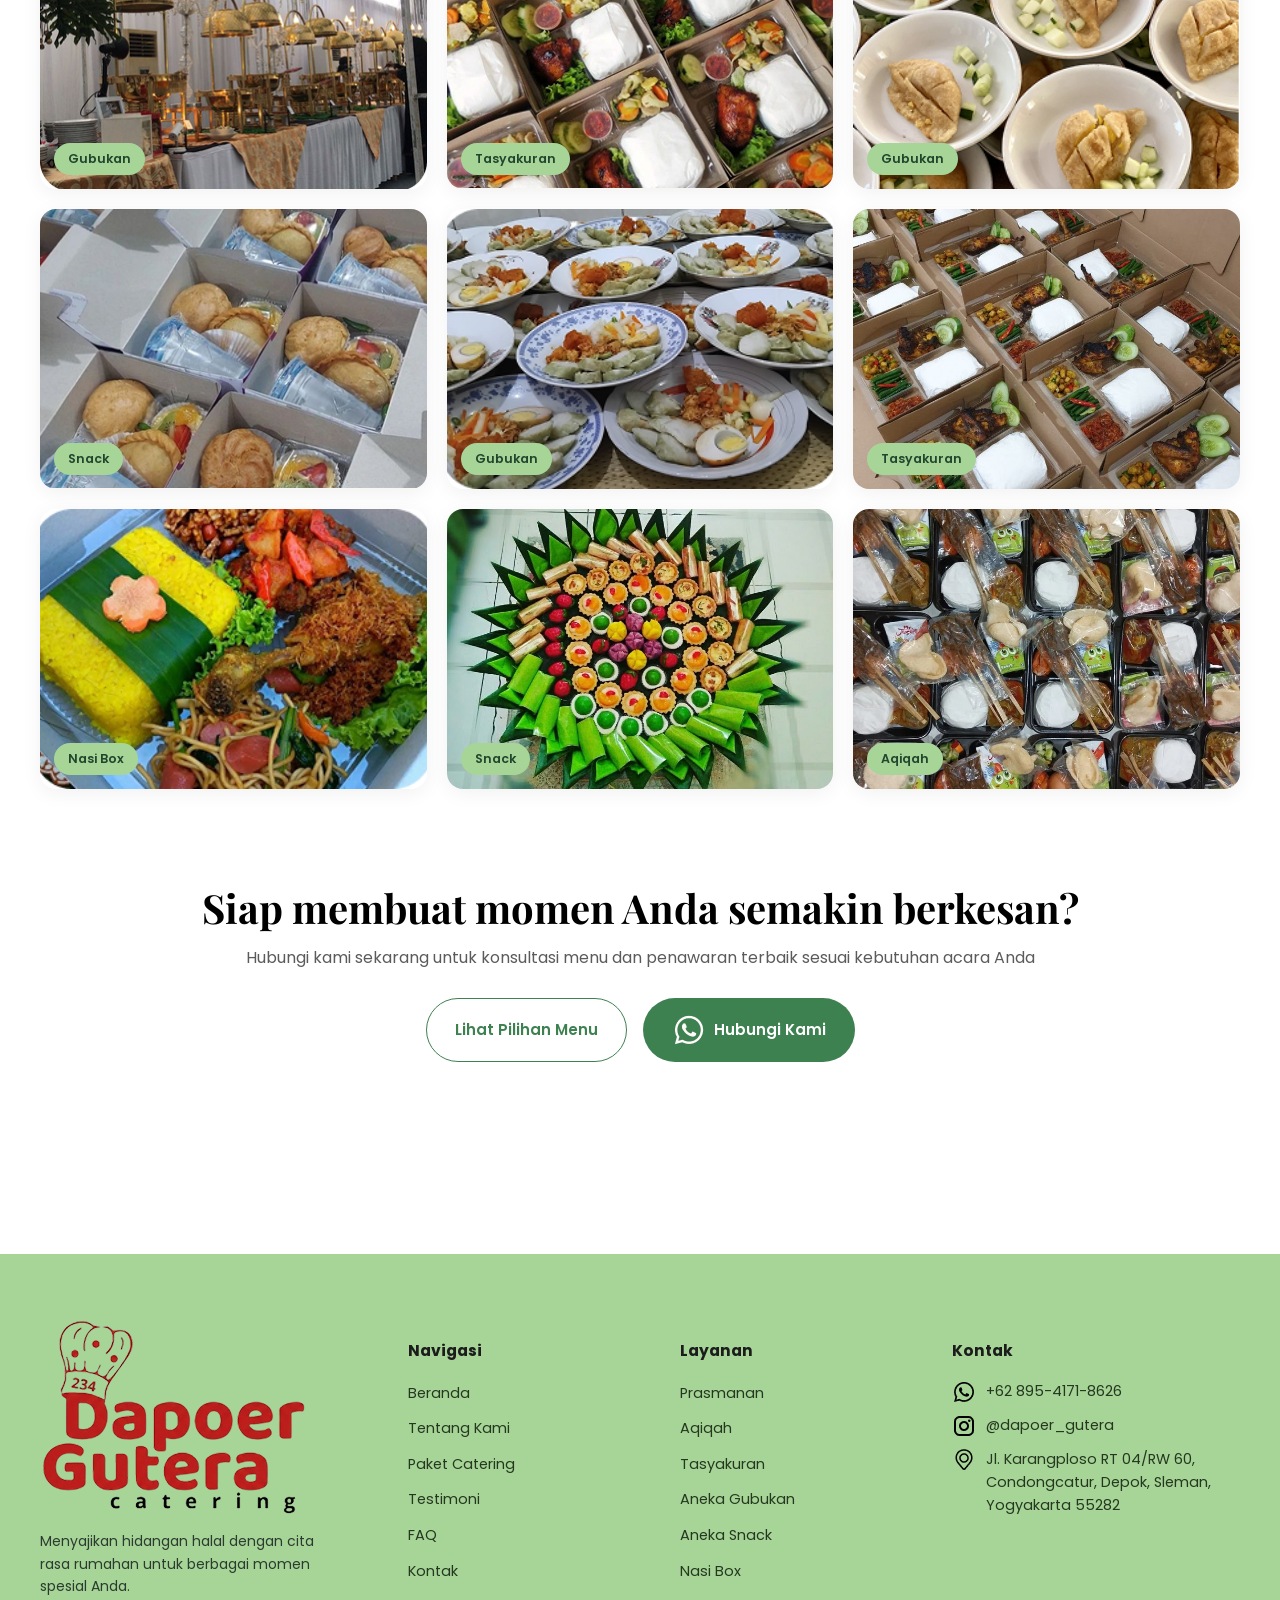
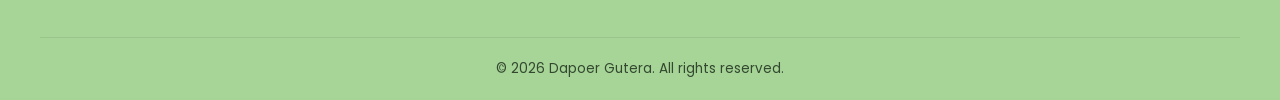
<file: galeri.html>
<!DOCTYPE html>
<html lang="id">
<head>
<meta charset="UTF-8">
<meta name="viewport" content="width=device-width, initial-scale=1.0">
<title>Galeri — Dapoer Gutera</title>
<link rel="stylesheet" href="styles.css">
</head>
<body>

<header>
  <nav class="navbar">
    <a href="index.html" class="nav-logo">
      <img src="assets/images//logo.png" alt="Dapoer Gutera">
    </a>

    <ul class="nav-links">
      <li><a href="index.html" >Beranda</a></li>
      <li><a href="prasmanan.html">Menu Catering</a></li>
      <li><a href="tentang.html">Tentang</a></li>
      <li><a href="galeri.html"class="active">Galeri</a></li>
      <li class="nav-kontak-mobile"><a href="https://wa.me/6289541718626?text=Halo%20Dapoer%20Gutera">Kontak</a></li>
    </ul>

    <a href="https://wa.me/6289541718626?text=Halo%20Dapoer%20Gutera" class="nav-contact">Kontak</a>

    <button class="nav-toggle">&#9776;</button>
  </nav>
</header>

<div class="container">
  <div class="gal-hero">
    <div>
      <span class="eyebrow">Galeri Kami</span>
      <h2>Momen Spesial Bersama Kami</h2>
      <p>Dokumentasi berbagai acara yang telah kami layani dengan sepenuh hati. Terima kasih atas kepercayaan yang telah diberikan kepada Dapoer Gutera</p>
    </div>
    <div class="collage">
      <div class="collage-left"><img src="assets/images/tentang1.png" alt="Dekorasi acara"></div>
      <div class="collage-right">
        <img src="assets/images/tentang2.png" alt="Prasmanan">
        <img src="assets/images/tentang3.png" alt="Prasmanan">
      </div>
    </div>
  </div>

  <div class="chip-row">
    <button class="chip active" data-filter="semua">Semua</button>
    <button class="chip" data-filter="prasmanan">Prasmanan</button>
    <button class="chip" data-filter="aqiqah">Aqiqah</button>
    <button class="chip" data-filter="tasyakuran">Tasyakuran</button>
    <button class="chip" data-filter="gubukan">Gubukan</button>
    <button class="chip" data-filter="nasibox">Nasi Box</button>
    <button class="chip" data-filter="snack">Snack</button>
  </div>

  <div class="masonry">
    <div class="gal-item" data-cat="prasmanan"><img src="assets/images/galeri/prasmanan7.png" alt="Prasmanan"><span class="gal-tag">Prasmanan</span></div>
    <div class="gal-item" data-cat="prasmanan"><img src="assets/images/galeri/prasmanan4.png" alt="Prasmanan"><span class="gal-tag">Prasmanan</span></div>
    <div class="gal-item" data-cat="nasibox"><img src="assets/images/galeri/nasibox.png" alt="Nasi Box"><span class="gal-tag">Nasi Box</span></div>

    <div class="gal-item" data-cat="nasibox"><img src="assets/images/galeri/nasibox3.png" alt="Nasi Box"><span class="gal-tag">Nasi Box</span></div>
    <div class="gal-item" data-cat="snack"><img src="assets/images/galeri/snack.png" alt="Snack"><span class="gal-tag">Snack</span></div>
    <div class="gal-item" data-cat="aqiqah"><img src="assets/images/galeri/aqiqah2.png" alt="Aqiqah"><span class="gal-tag">Aqiqah</span></div>

    <div class="gal-item" data-cat="aqiqah"><img src="assets/images/galeri/aqiqah.png" alt="Aqiqah"><span class="gal-tag">Aqiqah</span></div>
    <div class="gal-item" data-cat="prasmanan"><img src="assets/images/galeri/prasmanan6.png" alt="Prasmanan"><span class="gal-tag">Prasmanan</span></div>
    <div class="gal-item" data-cat="tasyakuran"><img src="assets/images/galeri/tasyakuran.png" alt="Tasyakuran"><span class="gal-tag">Tasyakuran</span></div>
  
    <div class="gal-item" data-cat="gubukan"><img src="assets/images/galeri/gubukan.png" alt="Gubukan"><span class="gal-tag">Gubukan</span></div>
    <div class="gal-item" data-cat="tasyakuran"><img src="assets/images/galeri/tasyakuran2.png" alt="Tasyakuran"><span class="gal-tag">Tasyakuran</span></div>
    <div class="gal-item" data-cat="gubukan"><img src="assets/images/galeri/gubukan2.png" alt="Gubukan"><span class="gal-tag">Gubukan</span></div>

    <div class="gal-item" data-cat="snack"><img src="assets/images/galeri/snackk.png" alt="Snack"><span class="gal-tag">Snack</span></div>
    <div class="gal-item" data-cat="gubukan"><img src="assets/images/galeri/gubukan1.png" alt="Gubukan"><span class="gal-tag">Gubukan</span></div>
    <div class="gal-item" data-cat="tasyakuran"><img src="assets/images/galeri/tasyakuran3.jpg" alt="Tasyakuran"><span class="gal-tag">Tasyakuran</span></div>

    <div class="gal-item" data-cat="nasibox"><img src="assets/images/galeri/nasibox2.png" alt="Nasi Box"><span class="gal-tag">Nasi Box</span></div>
    <div class="gal-item" data-cat="snack"><img src="assets/images/galeri/snack4.jpg" alt="Snack"><span class="gal-tag">Snack</span></div>
    <div class="gal-item" data-cat="aqiqah"><img src="assets/images/galeri/aqiqah3.jpg" alt="aqiqah"><span class="gal-tag">Aqiqah</span></div>

  </div>

  <div class="cta-banner">
    <h2>Siap membuat momen Anda semakin berkesan?</h2>
    <p>Hubungi kami sekarang untuk konsultasi menu dan penawaran terbaik sesuai kebutuhan acara Anda</p>
    <div class="btn-row">
      <a href="prasmanan.html" class="btn btn-outline">Lihat Pilihan Menu</a>
              <a href="https://wa.me/6289541718626?text=Halo%20Dapoer%20Gutera" class="btn btn-primary">
            <img src="assets/images/icons/whatsapp.png" alt="">
            Hubungi Kami
        </a>
    </div>
  </div>
</div>


<footer class="site-footer">
  <div class="container">
    <div class="footer-grid">
      <div class="footer-logo footer-about">
        <img src="assets/images/logofotter.png" alt="Dapoer Gutera">
        <p>Menyajikan hidangan halal dengan cita rasa rumahan untuk berbagai momen spesial Anda.</p>
      </div>
      <div class="footer-col footer-nav">
        <h4>Navigasi</h4>
        <ul>
          <li><a href="index.html#beranda">Beranda</a></li>
          <li><a href="index.html#tentang">Tentang Kami</a></li>
          <li><a href="prasmanan.html">Paket Catering</a></li>
          <li><a href="index.html#testimoni">Testimoni</a></li>
          <li><a href="index.html#faq">FAQ</a></li>
          <li><a href="index.html#kontak">Kontak</a></li>
        </ul>
      </div>
      <div class="footer-col footer-layanan">
        <h4>Layanan</h4>
        <ul>
          <li><a href="prasmanan.html">Prasmanan</a></li>
          <li><a href="aqiqah.html">Aqiqah</a></li>
          <li><a href="tasyakuran.html">Tasyakuran</a></li>
          <li><a href="gubukan.html">Aneka Gubukan</a></li>
          <li><a href="snack.html">Aneka Snack</a></li>
          <li><a href="nasi-box.html">Nasi Box</a></li>
        </ul>
      </div>
      <div class="footer-col footer-kontak-col">
        <h4>Kontak</h4>
        <ul class="footer-contact">
          <li>
            <img src="assets/images/icons/whatsappfotter.png" alt="">
            <a href="https://wa.me/6289541718626">+62 895-4171-8626</a>
          </li>

          <li>
            <img src="assets/images/icons/instagram.png" alt="">
            <a href="https://instagram.com/dapoer_gutera" target="_blank">
              @dapoer_gutera
            </a>
          </li>

          <li>
            <img src="assets/images/icons/location.png" alt="">
            <a href="https://maps.app.goo.gl/nkxs9k7i8d9KJMoN7" target="_blank">
              Jl. Karangploso RT 04/RW 60, Condongcatur, Depok, Sleman, Yogyakarta 55282
            </a>
          </li>

        </ul>
      </div>
    </div>
    <div class="footer-bottom">&copy; 2026 Dapoer Gutera. All rights reserved.</div>
  </div>
</footer>

<script src="script.js"></script>
</body>
</html>
</file>
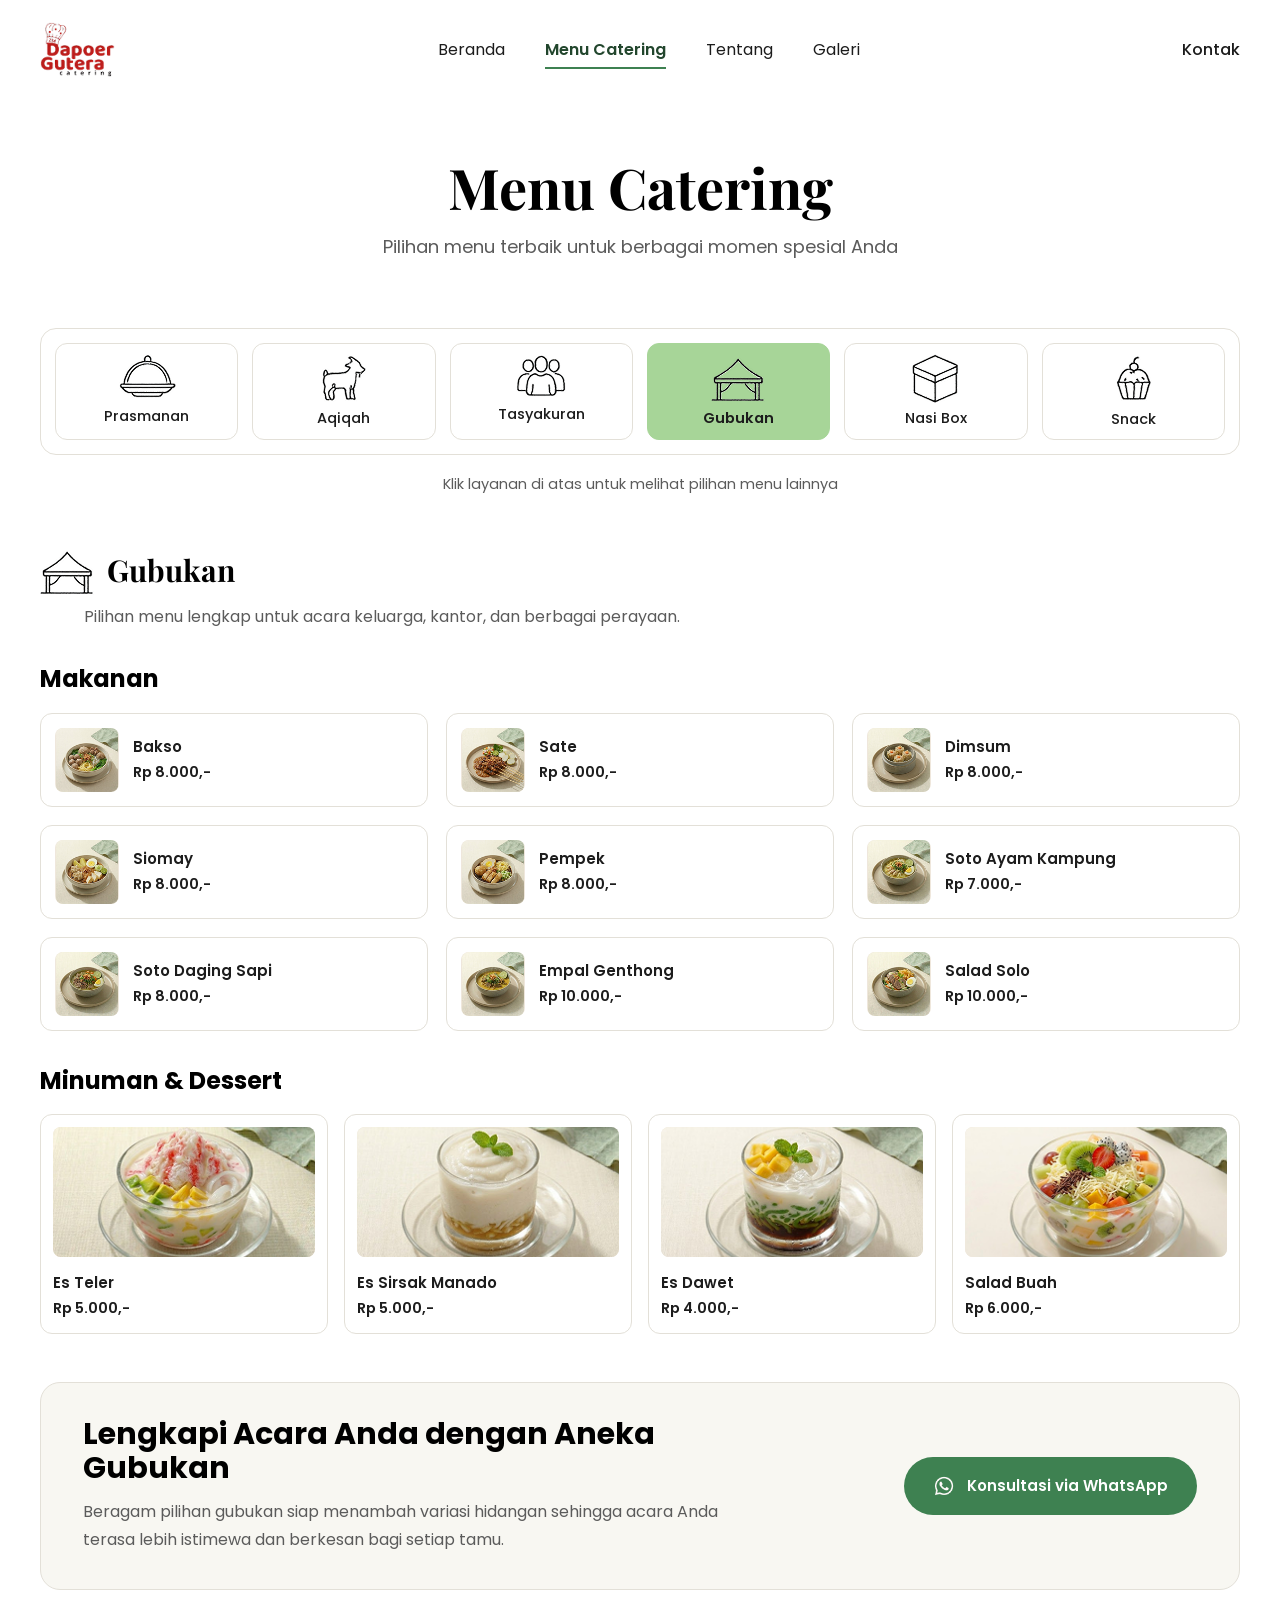
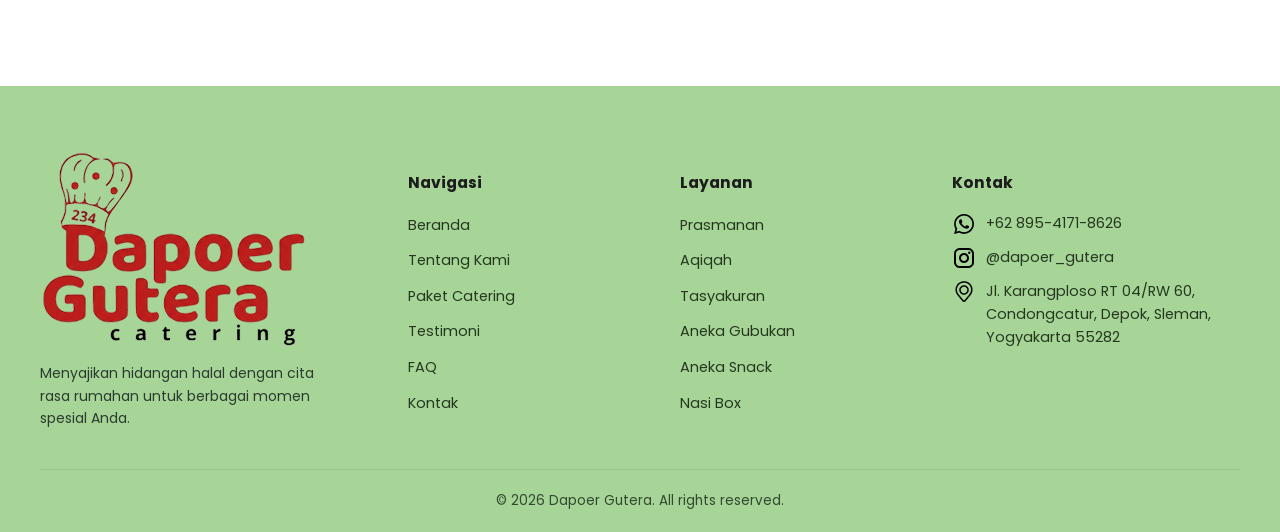
<file: gubukan.html>
<!DOCTYPE html>
<html lang="id">
<head>
<meta charset="UTF-8">
<meta name="viewport" content="width=device-width, initial-scale=1.0">
<title>Gubukan — Dapoer Gutera</title>
<link rel="stylesheet" href="styles.css">
</head>
<body>

<header>
  <nav class="navbar">
    <a href="index.html" class="nav-logo">
      <img src="assets/images//logo.png" alt="Dapoer Gutera">
    </a>

    <ul class="nav-links">
      <li><a href="index.html" >Beranda</a></li>
      <li><a href="prasmanan.html"class="active">Menu Catering</a></li>
      <li><a href="tentang.html">Tentang</a></li>
      <li><a href="galeri.html">Galeri</a></li>
      <li class="nav-kontak-mobile"><a href="https://wa.me/6289541718626?text=Halo%20Dapoer%20Gutera">Kontak</a></li>
    </ul>

    <a href="https://wa.me/6289541718626?text=Halo%20Dapoer%20Gutera" class="nav-contact">Kontak</a>

    <button class="nav-toggle">&#9776;</button>
  </nav>
</header>

<div class="container">
  <div class="page-hero">
    <h1>Menu Catering</h1>
    <p>Pilihan menu terbaik untuk berbagai momen spesial Anda</p>
  </div>

    <div class="tab-bar">

    <a href="prasmanan.html" class="tab-btn">
      <img src="assets/images/icons/prasmanan.png" alt="Prasmanan">
      <span>Prasmanan</span>
    </a>

    <a href="aqiqah.html" class="tab-btn">
      <img src="assets/images/icons/aqiqah.png" alt="Aqiqah">
      <span>Aqiqah</span>
    </a>

    <a href="tasyakuran.html" class="tab-btn">
      <img src="assets/images/icons/tasyakuran.png" alt="Tasyakuran">
      <span>Tasyakuran</span>
    </a>

    <a href="gubukan.html" class="tab-btn active">
      <img src="assets/images/icons/gubukan.png" alt="Gubukan">
      <span>Gubukan</span>
    </a>

    <a href="nasi-box.html" class="tab-btn ">
      <img src="assets/images/icons/nasibox.png" alt="Nasi Box">
      <span>Nasi Box</span>
    </a>

    <a href="snack.html" class="tab-btn">
      <img src="assets/images/icons/snack.png" alt="Snack">
      <span>Snack</span>
    </a>

  </div>
  <p class="tab-hint">Klik layanan di atas untuk melihat pilihan menu lainnya</p>

  <div class="menu-panel active">
    <div class="menu-panel-head">
        <img src="assets/images/icons/gubukan.png" alt="Gubukan" class="menu-icon">
        <h2>Gubukan</h2>
    </div>
    <p class="menu-panel-desc">Pilihan menu lengkap untuk acara keluarga, kantor, dan berbagai perayaan.</p>

    <h3 class="subheading">Makanan</h3>
<div class="food-grid">

  <div class="food-card">
    <img src="assets/images/layanan/bakso.png" alt="Bakso" class="thumb">
    <div class="info">
      <div class="name">Bakso</div>
      <div class="price">Rp 8.000,-</div>
    </div>
  </div>

  <div class="food-card">
    <img src="assets/images/layanan/sate.png" alt="Sate" class="thumb">
    <div class="info">
      <div class="name">Sate</div>
      <div class="price">Rp 8.000,-</div>
    </div>
  </div>

  <div class="food-card">
    <img src="assets/images/layanan/dimsum.png" alt="Dimsum" class="thumb">
    <div class="info">
      <div class="name">Dimsum</div>
      <div class="price">Rp 8.000,-</div>
    </div>
  </div>

  <div class="food-card">
    <img src="assets/images/layanan/siomay.png" alt="Siomay" class="thumb">
    <div class="info">
      <div class="name">Siomay</div>
      <div class="price">Rp 8.000,-</div>
    </div>
  </div>

  <div class="food-card">
    <img src="assets/images/layanan/pempek.png" alt="Pempek" class="thumb">
    <div class="info">
      <div class="name">Pempek</div>
      <div class="price">Rp 8.000,-</div>
    </div>
  </div>

  <div class="food-card">
    <img src="assets/images/layanan/sotoayam.png" alt="Soto Ayam Kampung" class="thumb">
    <div class="info">
      <div class="name">Soto Ayam Kampung</div>
      <div class="price">Rp 7.000,-</div>
    </div>
  </div>

  <div class="food-card">
    <img src="assets/images/layanan/sotosapi.png" alt="Soto Daging Sapi" class="thumb">
    <div class="info">
      <div class="name">Soto Daging Sapi</div>
      <div class="price">Rp 8.000,-</div>
    </div>
  </div>

  <div class="food-card">
    <img src="assets/images/layanan/empalgenthong.png" alt="Empal Genthong" class="thumb">
    <div class="info">
      <div class="name">Empal Genthong</div>
      <div class="price">Rp 10.000,-</div>
    </div>
  </div>

  <div class="food-card">
    <img src="assets/images/layanan/saladsolo.png" alt="Salad Solo" class="thumb">
    <div class="info">
      <div class="name">Salad Solo</div>
      <div class="price">Rp 10.000,-</div>
    </div>
  </div>

</div>


<h3 class="subheading">Minuman &amp; Dessert</h3>
<div class="food-grid cols-4">

  <div class="food-card vertical">
    <img src="assets/images/layanan/esteler.png" alt="Es Teler" class="thumb">
    <div class="info">
      <div class="name">Es Teler</div>
      <div class="price">Rp 5.000,-</div>
    </div>
  </div>

  <div class="food-card vertical">
    <img src="assets/images/layanan/essirsak.png" alt="Es Sirsak Manado" class="thumb">
    <div class="info">
      <div class="name">Es Sirsak Manado</div>
      <div class="price">Rp 5.000,-</div>
    </div>
  </div>

  <div class="food-card vertical">
    <img src="assets/images/layanan/esdawet.png" alt="Es Dawet" class="thumb">
    <div class="info">
      <div class="name">Es Dawet</div>
      <div class="price">Rp 4.000,-</div>
    </div>
  </div>

  <div class="food-card vertical">
    <img src="assets/images/layanan/saladbuah.png" alt="Salad Buah" class="thumb">
    <div class="info">
      <div class="name">Salad Buah</div>
      <div class="price">Rp 6.000,-</div>
    </div>
  </div>

</div>

  </div>
  <!-- CTA -->
<section class="menu-cta">
  <div class="menu-cta-content">

    <div class="menu-cta-text">
      <h3>Lengkapi Acara Anda dengan Aneka Gubukan</h3>
      <p>
        Beragam pilihan gubukan siap menambah variasi hidangan
        sehingga acara Anda terasa lebih istimewa dan berkesan bagi
        setiap tamu.
      </p>
    </div>

    <a
      href="https://wa.me/6289541718626?text=Halo%20Dapoer%20Gutera,%0A%0ASaya%20tertarik%20dengan%20layanan%20Aneka%20Gubukan.%0A%0AMohon%20informasi%20mengenai%20pilihan%20menu,%20harga,%20dan%20ketersediaannya.%0A%0ATerima%20kasih."
      target="_blank"
      class="btn btn-primary menu-cta-btn">

      <img src="assets/images/icons/whatsapp.png" alt="">
      Konsultasi via WhatsApp

    </a>

  </div>
</section>
</div>


<footer class="site-footer">
  <div class="container">
    <div class="footer-grid">
      <div class="footer-logo footer-about">
        <img src="assets/images/logofotter.png" alt="Dapoer Gutera">
        <p>Menyajikan hidangan halal dengan cita rasa rumahan untuk berbagai momen spesial Anda.</p>
      </div>
      <div class="footer-col footer-nav">
        <h4>Navigasi</h4>
        <ul>
          <li><a href="index.html#beranda">Beranda</a></li>
          <li><a href="index.html#tentang">Tentang Kami</a></li>
          <li><a href="prasmanan.html">Paket Catering</a></li>
          <li><a href="index.html#testimoni">Testimoni</a></li>
          <li><a href="index.html#faq">FAQ</a></li>
          <li><a href="index.html#kontak">Kontak</a></li>
        </ul>
      </div>
      <div class="footer-col footer-layanan">
        <h4>Layanan</h4>
        <ul>
          <li><a href="prasmanan.html">Prasmanan</a></li>
          <li><a href="aqiqah.html">Aqiqah</a></li>
          <li><a href="tasyakuran.html">Tasyakuran</a></li>
          <li><a href="gubukan.html">Aneka Gubukan</a></li>
          <li><a href="snack.html">Aneka Snack</a></li>
          <li><a href="nasi-box.html">Nasi Box</a></li>
        </ul>
      </div>
      <div class="footer-col footer-kontak-col">
        <h4>Kontak</h4>
        <ul class="footer-contact">
          <li>
            <img src="assets/images/icons/whatsappfotter.png" alt="">
            <a href="https://wa.me/6289541718626">+62 895-4171-8626</a>
          </li>

          <li>
            <img src="assets/images/icons/instagram.png" alt="">
            <a href="https://instagram.com/dapoer_gutera" target="_blank">
              @dapoer_gutera
            </a>
          </li>

          <li>
            <img src="assets/images/icons/location.png" alt="">
            <a href="https://maps.app.goo.gl/nkxs9k7i8d9KJMoN7" target="_blank">
              Jl. Karangploso RT 04/RW 60, Condongcatur, Depok, Sleman, Yogyakarta 55282
            </a>
          </li>

        </ul>
      </div>
    </div>
    <div class="footer-bottom">&copy; 2026 Dapoer Gutera. All rights reserved.</div>
  </div>
</footer>

<script src="script.js"></script>
</body>
</html>
</file>
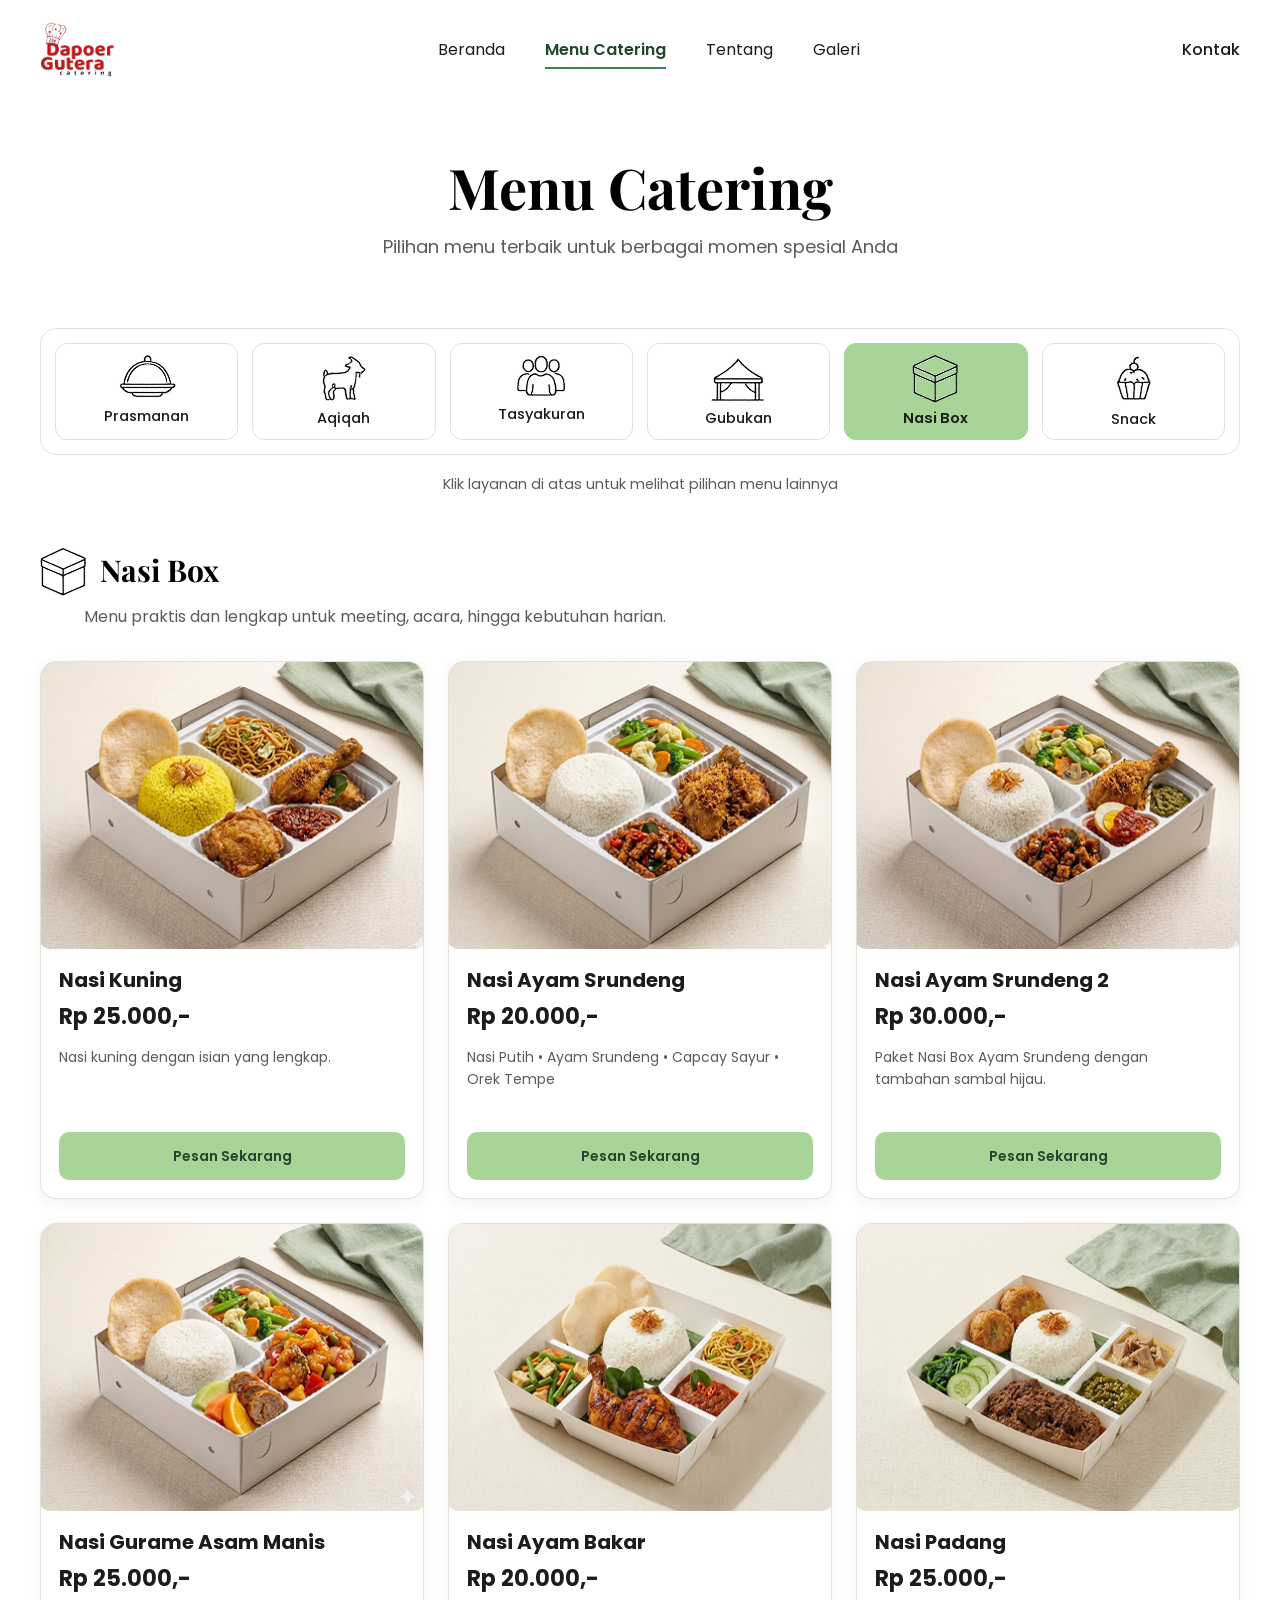
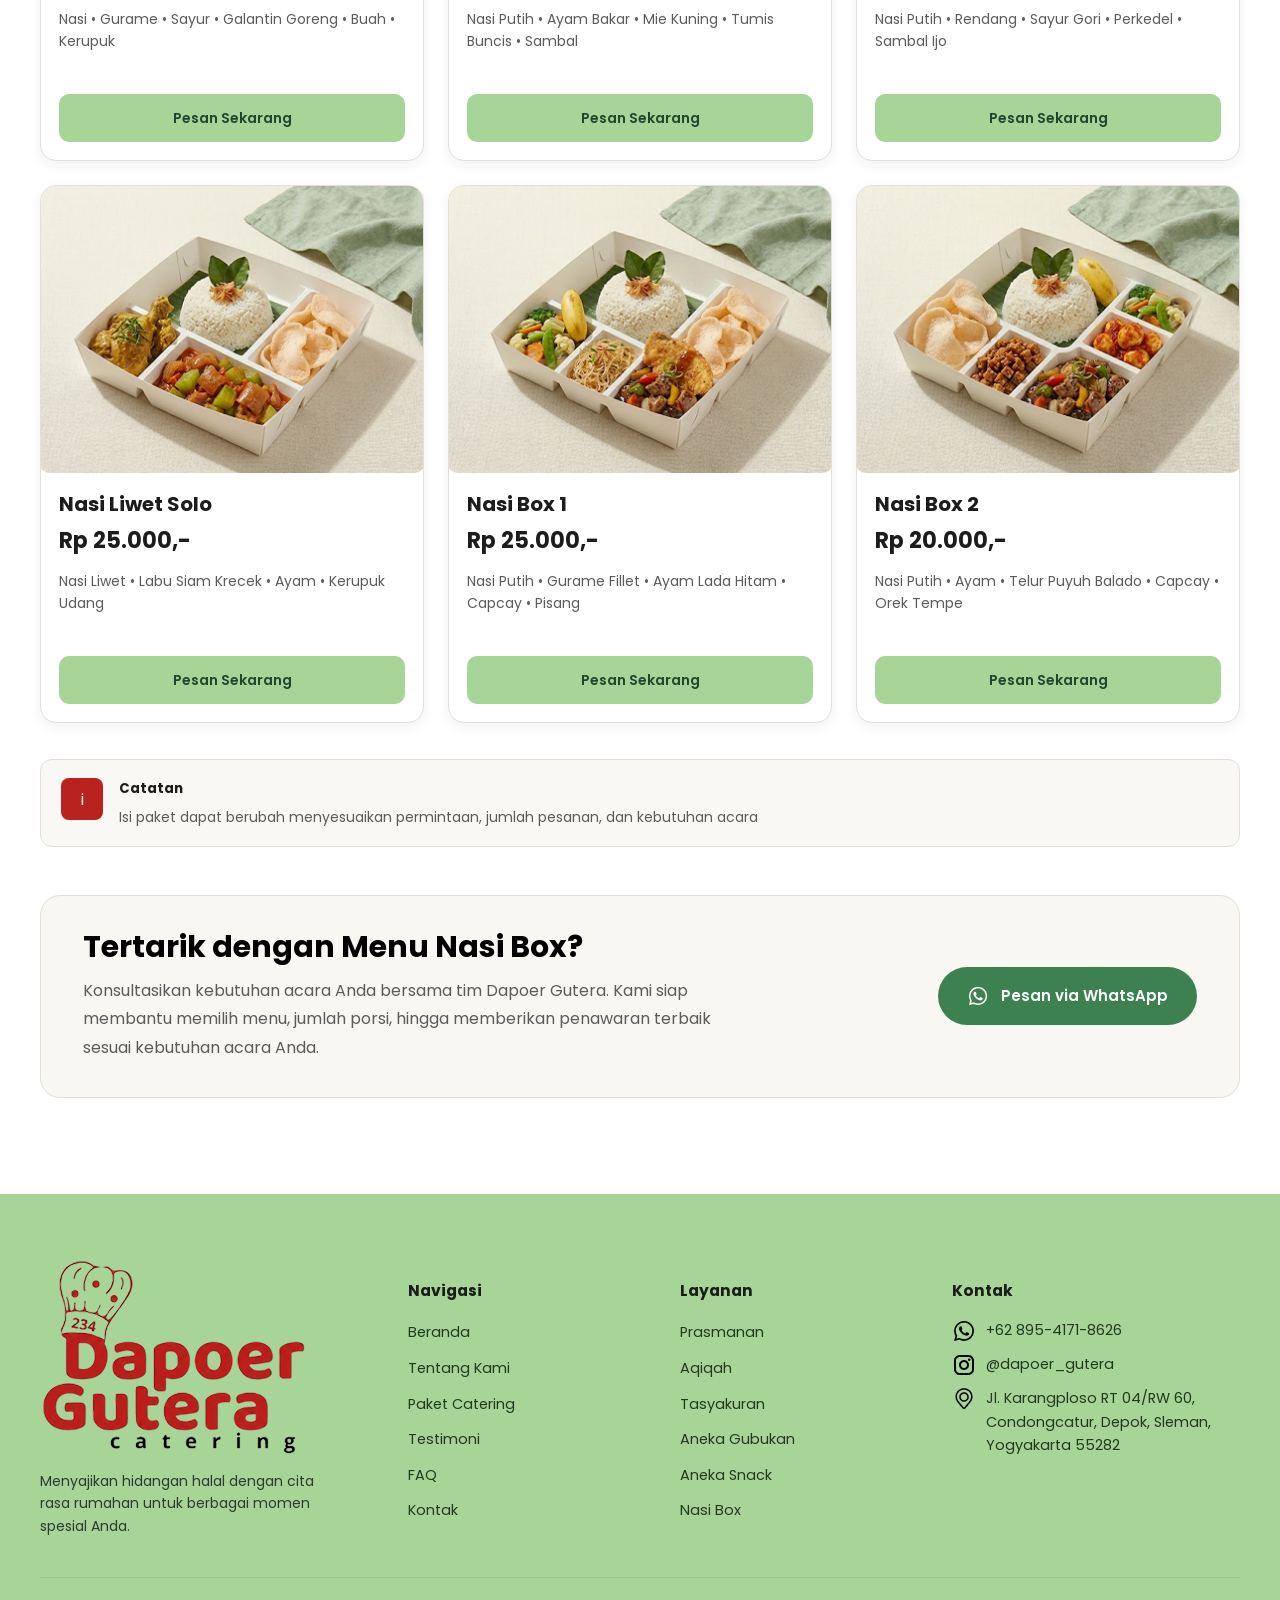
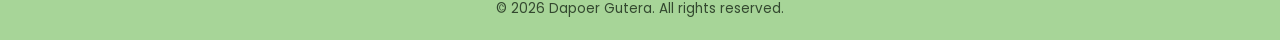
<file: nasi-box.html>
<!DOCTYPE html>
<html lang="id">
<head>
<meta charset="UTF-8">
<meta name="viewport" content="width=device-width, initial-scale=1.0">
<title>Nasi Box — Dapoer Gutera</title>
<link rel="stylesheet" href="styles.css">
</head>
<body>

<header>
  <nav class="navbar">
    <a href="index.html" class="nav-logo">
      <img src="assets/images//logo.png" alt="Dapoer Gutera">
    </a>

    <ul class="nav-links">
      <li><a href="index.html" >Beranda</a></li>
      <li><a href="prasmanan.html"class="active">Menu Catering</a></li>
      <li><a href="tentang.html">Tentang</a></li>
      <li><a href="galeri.html">Galeri</a></li>
      <li class="nav-kontak-mobile"><a href="https://wa.me/6289541718626?text=Halo%20Dapoer%20Gutera">Kontak</a></li>
    </ul>

    <a href="https://wa.me/6289541718626?text=Halo%20Dapoer%20Gutera" class="nav-contact">Kontak</a>

    <button class="nav-toggle">&#9776;</button>
  </nav>
</header>

<div class="container">
  <div class="page-hero">
    <h1>Menu Catering</h1>
    <p>Pilihan menu terbaik untuk berbagai momen spesial Anda</p>
  </div>

  <div class="tab-bar">

    <a href="prasmanan.html" class="tab-btn">
      <img src="assets/images/icons/prasmanan.png" alt="Prasmanan">
      <span>Prasmanan</span>
    </a>

    <a href="aqiqah.html" class="tab-btn">
      <img src="assets/images/icons/aqiqah.png" alt="Aqiqah">
      <span>Aqiqah</span>
    </a>

    <a href="tasyakuran.html" class="tab-btn">
      <img src="assets/images/icons/tasyakuran.png" alt="Tasyakuran">
      <span>Tasyakuran</span>
    </a>

    <a href="gubukan.html" class="tab-btn">
      <img src="assets/images/icons/gubukan.png" alt="Gubukan">
      <span>Gubukan</span>
    </a>

    <a href="nasi-box.html" class="tab-btn active">
      <img src="assets/images/icons/nasibox.png" alt="Nasi Box">
      <span>Nasi Box</span>
    </a>

    <a href="snack.html" class="tab-btn">
      <img src="assets/images/icons/snack.png" alt="Snack">
      <span>Snack</span>
    </a>

  </div>
  <p class="tab-hint">Klik layanan di atas untuk melihat pilihan menu lainnya</p>

  <div class="menu-panel active">
    <div class="menu-panel-head">
        <img src="assets/images/icons/nasibox.png" alt="Nasi Box" class="menu-icon">
        <h2>Nasi Box</h2>
    </div>    
    <p class="menu-panel-desc">Menu praktis dan lengkap untuk meeting, acara, hingga kebutuhan harian.</p>

<div class="nb-grid">

  <!-- Nasi Kuning -->
  <div class="nb-card">
    <img src="assets/images/layanan/nasikuning.png" alt="Nasi Kuning" class="thumb">
    <div class="nb-card-body">
      <h4>Nasi Kuning</h4>
      <div class="price">Rp 25.000,-</div>
      <div class="desc">Nasi kuning dengan isian yang lengkap.</div>

      <a href="https://wa.me/6289541718626?text=Halo%20Dapoer%20Gutera,%0A%0ASaya%20ingin%20memesan:%0A%E2%80%A2%20Paket%20:%20Nasi%20Kuning%0A%E2%80%A2%20Tanggal%20Acara%20:%20%0A%E2%80%A2%20Jumlah%20Porsi%20:%20%0A%E2%80%A2%20Lokasi%20Acara%20:%20%0A%0AMohon%20dibantu%20untuk%20proses%20pemesanannya.%20Terima%20kasih."
      target="_blank"
      class="btn btn-secondary btn-sm btn-block">
      Pesan Sekarang
      </a>
    </div>
  </div>

  <!-- Nasi Ayam Srundeng -->
  <div class="nb-card">
    <img src="assets/images/layanan/srundeng.png" alt="Nasi Ayam Srundeng" class="thumb">
    <div class="nb-card-body">
      <h4>Nasi Ayam Srundeng</h4>
      <div class="price">Rp 20.000,-</div>
      <div class="desc">Nasi Putih • Ayam Srundeng • Capcay Sayur • Orek Tempe</div>

      <a href="https://wa.me/6289541718626?text=Halo%20Dapoer%20Gutera,%0A%0ASaya%20ingin%20memesan:%0A%E2%80%A2%20Paket%20:%20Nasi%20Ayam%20Srundeng%0A%E2%80%A2%20Tanggal%20Acara%20:%20%0A%E2%80%A2%20Jumlah%20Porsi%20:%20%0A%E2%80%A2%20Lokasi%20Acara%20:%20%0A%0AMohon%20dibantu%20untuk%20proses%20pemesanannya.%20Terima%20kasih."
      target="_blank"
      class="btn btn-secondary btn-sm btn-block">
      Pesan Sekarang
      </a>
    </div>
  </div>

  <!-- Nasi Ayam Srundeng 2 -->
  <div class="nb-card">
    <img src="assets/images/layanan/srundeng2.png" alt="Nasi Ayam Srundeng 2" class="thumb">
    <div class="nb-card-body">
      <h4>Nasi Ayam Srundeng 2</h4>
      <div class="price">Rp 30.000,-</div>
      <div class="desc">Paket Nasi Box Ayam Srundeng dengan tambahan sambal hijau.</div>

      <a href="https://wa.me/6289541718626?text=Halo%20Dapoer%20Gutera,%0A%0ASaya%20ingin%20memesan:%0A%E2%80%A2%20Paket%20:%20Nasi%20Ayam%20Srundeng%202%0A%E2%80%A2%20Tanggal%20Acara%20:%20%0A%E2%80%A2%20Jumlah%20Porsi%20:%20%0A%E2%80%A2%20Lokasi%20Acara%20:%20%0A%0AMohon%20dibantu%20untuk%20proses%20pemesanannya.%20Terima%20kasih."
      target="_blank"
      class="btn btn-secondary btn-sm btn-block">
      Pesan Sekarang
      </a>
    </div>
  </div>

  <!-- Gurame -->
  <div class="nb-card">
    <img src="assets/images/layanan/gurameh.png" alt="Nasi Gurame Asam Manis" class="thumb">
    <div class="nb-card-body">
      <h4>Nasi Gurame Asam Manis</h4>
      <div class="price">Rp 25.000,-</div>
      <div class="desc">Nasi • Gurame • Sayur • Galantin Goreng • Buah • Kerupuk</div>

      <a href="https://wa.me/6289541718626?text=Halo%20Dapoer%20Gutera,%0A%0ASaya%20ingin%20memesan:%0A%E2%80%A2%20Paket%20:%20Nasi%20Gurame%20Asam%20Manis%0A%E2%80%A2%20Tanggal%20Acara%20:%20%0A%E2%80%A2%20Jumlah%20Porsi%20:%20%0A%E2%80%A2%20Lokasi%20Acara%20:%20%0A%0AMohon%20dibantu%20untuk%20proses%20pemesanannya.%20Terima%20kasih."
      target="_blank"
      class="btn btn-secondary btn-sm btn-block">
      Pesan Sekarang
      </a>
    </div>
  </div>

  <!-- Ayam Bakar -->
  <div class="nb-card">
    <img src="assets/images/layanan/ayambakar.png" alt="Nasi Ayam Bakar" class="thumb">
    <div class="nb-card-body">
      <h4>Nasi Ayam Bakar</h4>
      <div class="price">Rp 20.000,-</div>
      <div class="desc">Nasi Putih • Ayam Bakar • Mie Kuning • Tumis Buncis • Sambal</div>

      <a href="https://wa.me/6289541718626?text=Halo%20Dapoer%20Gutera,%0A%0ASaya%20ingin%20memesan:%0A%E2%80%A2%20Paket%20:%20Nasi%20Ayam%20Bakar%0A%E2%80%A2%20Tanggal%20Acara%20:%20%0A%E2%80%A2%20Jumlah%20Porsi%20:%20%0A%E2%80%A2%20Lokasi%20Acara%20:%20%0A%0AMohon%20dibantu%20untuk%20proses%20pemesanannya.%20Terima%20kasih."
      target="_blank"
      class="btn btn-secondary btn-sm btn-block">
      Pesan Sekarang
      </a>
    </div>
  </div>

  <!-- Padang -->
  <div class="nb-card">
    <img src="assets/images/layanan/padang.png" alt="Nasi Padang" class="thumb">
    <div class="nb-card-body">
      <h4>Nasi Padang</h4>
      <div class="price">Rp 25.000,-</div>
      <div class="desc">Nasi Putih • Rendang • Sayur Gori • Perkedel • Sambal Ijo</div>

      <a href="https://wa.me/6289541718626?text=Halo%20Dapoer%20Gutera,%0A%0ASaya%20ingin%20memesan:%0A%E2%80%A2%20Paket%20:%20Nasi%20Padang%0A%E2%80%A2%20Tanggal%20Acara%20:%20%0A%E2%80%A2%20Jumlah%20Porsi%20:%20%0A%E2%80%A2%20Lokasi%20Acara%20:%20%0A%0AMohon%20dibantu%20untuk%20proses%20pemesanannya.%20Terima%20kasih."
      target="_blank"
      class="btn btn-secondary btn-sm btn-block">
      Pesan Sekarang
      </a>
    </div>
  </div>

  <!-- Liwet -->
  <div class="nb-card">
    <img src="assets/images/layanan/liwet.png" alt="Nasi Liwet Solo" class="thumb">
    <div class="nb-card-body">
      <h4>Nasi Liwet Solo</h4>
      <div class="price">Rp 25.000,-</div>
      <div class="desc">Nasi Liwet • Labu Siam Krecek • Ayam • Kerupuk Udang</div>

      <a href="https://wa.me/6289541718626?text=Halo%20Dapoer%20Gutera,%0A%0ASaya%20ingin%20memesan:%0A%E2%80%A2%20Paket%20:%20Nasi%20Liwet%20Solo%0A%E2%80%A2%20Tanggal%20Acara%20:%20%0A%E2%80%A2%20Jumlah%20Porsi%20:%20%0A%E2%80%A2%20Lokasi%20Acara%20:%20%0A%0AMohon%20dibantu%20untuk%20proses%20pemesanannya.%20Terima%20kasih."
      target="_blank"
      class="btn btn-secondary btn-sm btn-block">
      Pesan Sekarang
      </a>
    </div>
  </div>

  <!-- Box 1 -->
  <div class="nb-card">
    <img src="assets/images/layanan/box1.png" alt="Nasi Box 1" class="thumb">
    <div class="nb-card-body">
      <h4>Nasi Box 1</h4>
      <div class="price">Rp 25.000,-</div>
      <div class="desc">Nasi Putih • Gurame Fillet • Ayam Lada Hitam • Capcay • Pisang</div>

      <a href="https://wa.me/6289541718626?text=Halo%20Dapoer%20Gutera,%0A%0ASaya%20ingin%20memesan:%0A%E2%80%A2%20Paket%20:%20Nasi%20Box%201%0A%E2%80%A2%20Tanggal%20Acara%20:%20%0A%E2%80%A2%20Jumlah%20Porsi%20:%20%0A%E2%80%A2%20Lokasi%20Acara%20:%20%0A%0AMohon%20dibantu%20untuk%20proses%20pemesanannya.%20Terima%20kasih."
      target="_blank"
      class="btn btn-secondary btn-sm btn-block">
      Pesan Sekarang
      </a>
    </div>
  </div>

  <!-- Box 2 -->
  <div class="nb-card">
    <img src="assets/images/layanan/box2.png" alt="Nasi Box 2" class="thumb">
    <div class="nb-card-body">
      <h4>Nasi Box 2</h4>
      <div class="price">Rp 20.000,-</div>
      <div class="desc">Nasi Putih • Ayam • Telur Puyuh Balado • Capcay • Orek Tempe</div>

      <a href="https://wa.me/6289541718626?text=Halo%20Dapoer%20Gutera,%0A%0ASaya%20ingin%20memesan:%0A%E2%80%A2%20Paket%20:%20Nasi%20Box%202%0A%E2%80%A2%20Tanggal%20Acara%20:%20%0A%E2%80%A2%20Jumlah%20Porsi%20:%20%0A%E2%80%A2%20Lokasi%20Acara%20:%20%0A%0AMohon%20dibantu%20untuk%20proses%20pemesanannya.%20Terima%20kasih."
      target="_blank"
      class="btn btn-secondary btn-sm btn-block">
      Pesan Sekarang
      </a>
    </div>
  </div>

</div>
    <div class="note-box"><div class="note-icon">i</div><div><h5>Catatan</h5><p>Isi paket dapat berubah menyesuaikan permintaan, jumlah pesanan, dan kebutuhan acara</p></div></div>

  </div>
  <!-- CTA -->
<section class="menu-cta">
  <div class="menu-cta-content">
    <div class="menu-cta-text">
      <h3>Tertarik dengan Menu Nasi Box?</h3>
      <p>
        Konsultasikan kebutuhan acara Anda bersama tim Dapoer Gutera.
        Kami siap membantu memilih menu, jumlah porsi, hingga memberikan
        penawaran terbaik sesuai kebutuhan acara Anda.
      </p>
    </div>

    <a
      href="https://wa.me/6289541718626?text=Halo%20Dapoer%20Gutera.%0ASaya%20ingin%20bertanya%20mengenai%20menu%20Nasi%20Box."
      target="_blank"
      class="btn btn-primary menu-cta-btn">

      <img src="assets/images/icons/whatsapp.png" alt="">
      Pesan via WhatsApp
    </a>
  </div>
</section>
</div>


<footer class="site-footer">
  <div class="container">
    <div class="footer-grid">
      <div class="footer-logo footer-about">
        <img src="assets/images/logofotter.png" alt="Dapoer Gutera">
        <p>Menyajikan hidangan halal dengan cita rasa rumahan untuk berbagai momen spesial Anda.</p>
      </div>
      <div class="footer-col footer-nav">
        <h4>Navigasi</h4>
        <ul>
          <li><a href="index.html#beranda">Beranda</a></li>
          <li><a href="index.html#tentang">Tentang Kami</a></li>
          <li><a href="prasmanan.html">Paket Catering</a></li>
          <li><a href="index.html#testimoni">Testimoni</a></li>
          <li><a href="index.html#faq">FAQ</a></li>
          <li><a href="index.html#kontak">Kontak</a></li>
        </ul>
      </div>
      <div class="footer-col footer-layanan">
        <h4>Layanan</h4>
        <ul>
          <li><a href="prasmanan.html">Prasmanan</a></li>
          <li><a href="aqiqah.html">Aqiqah</a></li>
          <li><a href="tasyakuran.html">Tasyakuran</a></li>
          <li><a href="gubukan.html">Aneka Gubukan</a></li>
          <li><a href="snack.html">Aneka Snack</a></li>
          <li><a href="nasi-box.html">Nasi Box</a></li>
        </ul>
      </div>
      <div class="footer-col footer-kontak-col">
        <h4>Kontak</h4>
        <ul class="footer-contact">
          <li>
            <img src="assets/images/icons/whatsappfotter.png" alt="">
            <a href="https://wa.me/6289541718626">+62 895-4171-8626</a>
          </li>

          <li>
            <img src="assets/images/icons/instagram.png" alt="">
            <a href="https://instagram.com/dapoer_gutera" target="_blank">
              @dapoer_gutera
            </a>
          </li>

          <li>
            <img src="assets/images/icons/location.png" alt="">
            <a href="https://maps.app.goo.gl/nkxs9k7i8d9KJMoN7" target="_blank">
              Jl. Karangploso RT 04/RW 60, Condongcatur, Depok, Sleman, Yogyakarta 55282
            </a>
          </li>

        </ul>
      </div>
    </div>
    <div class="footer-bottom">&copy; 2026 Dapoer Gutera. All rights reserved.</div>
  </div>
</footer>

<script src="script.js"></script>
</body>
</html>
</file>
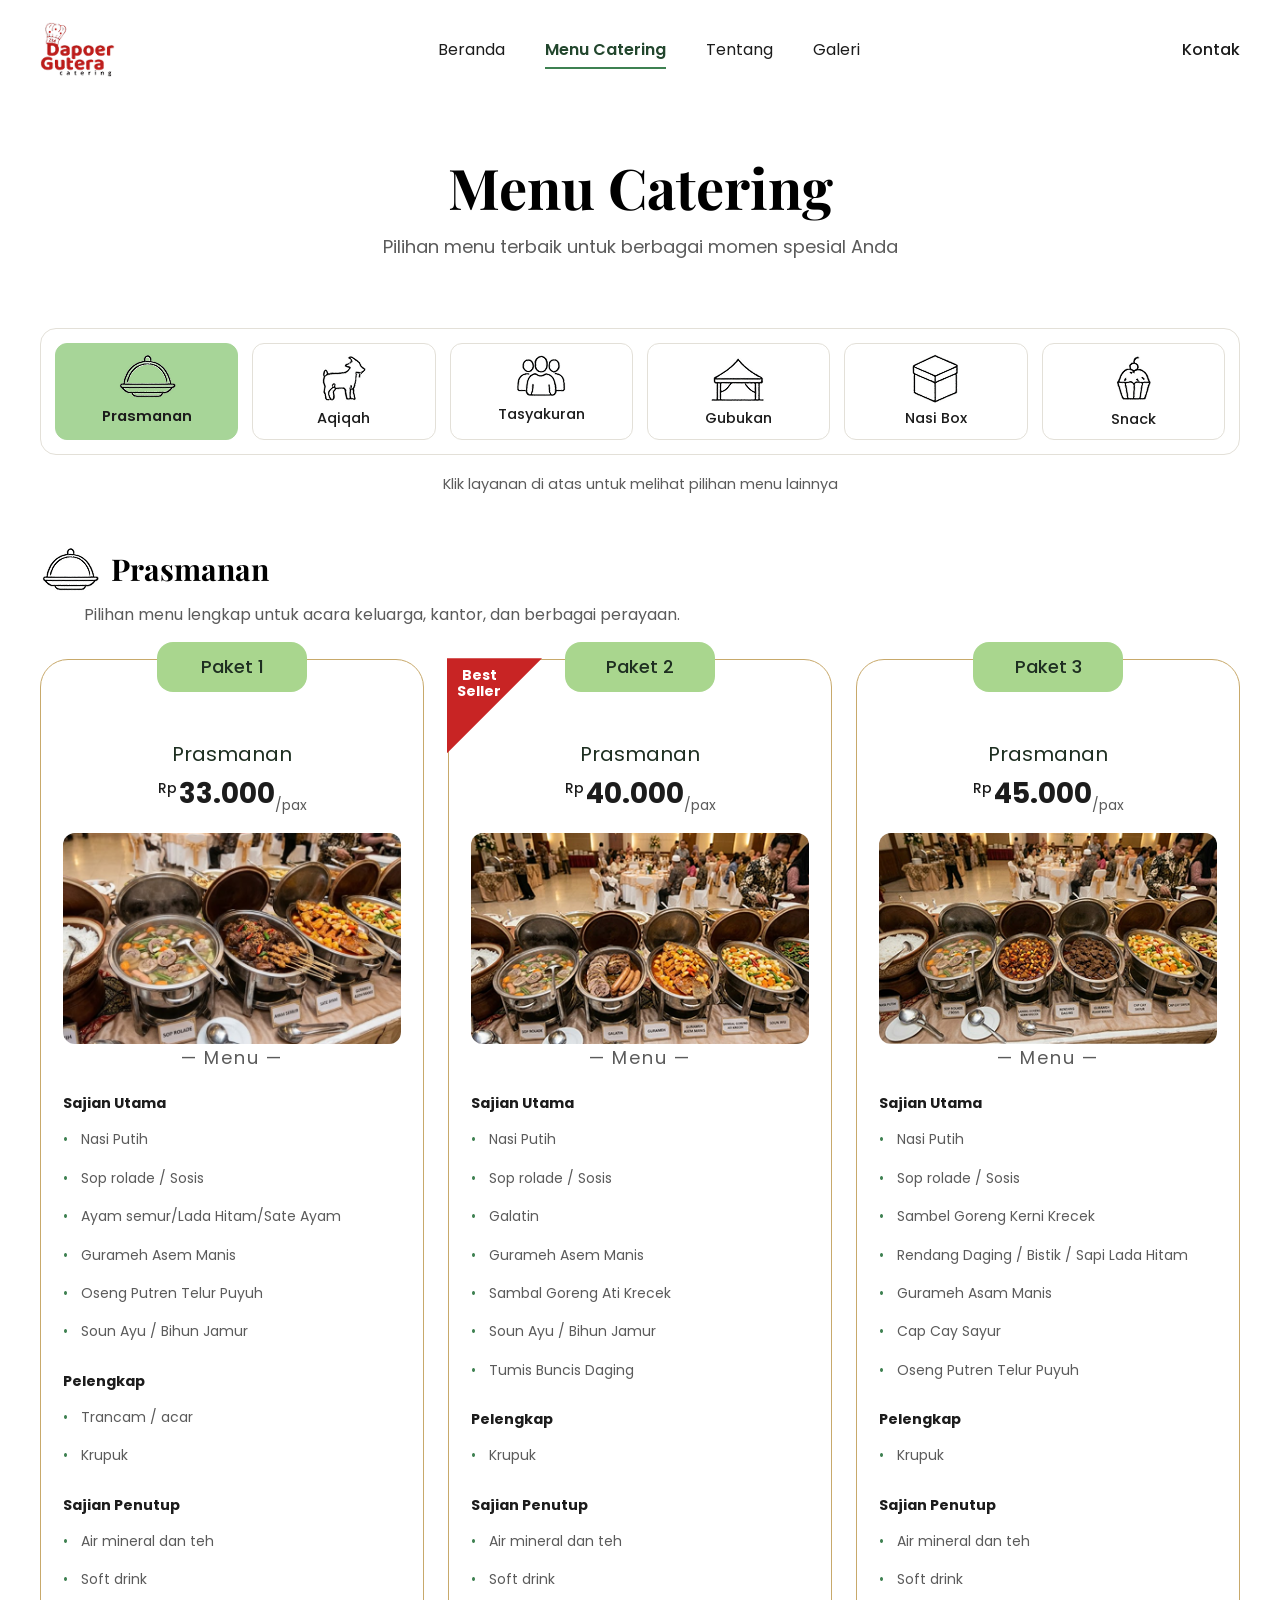
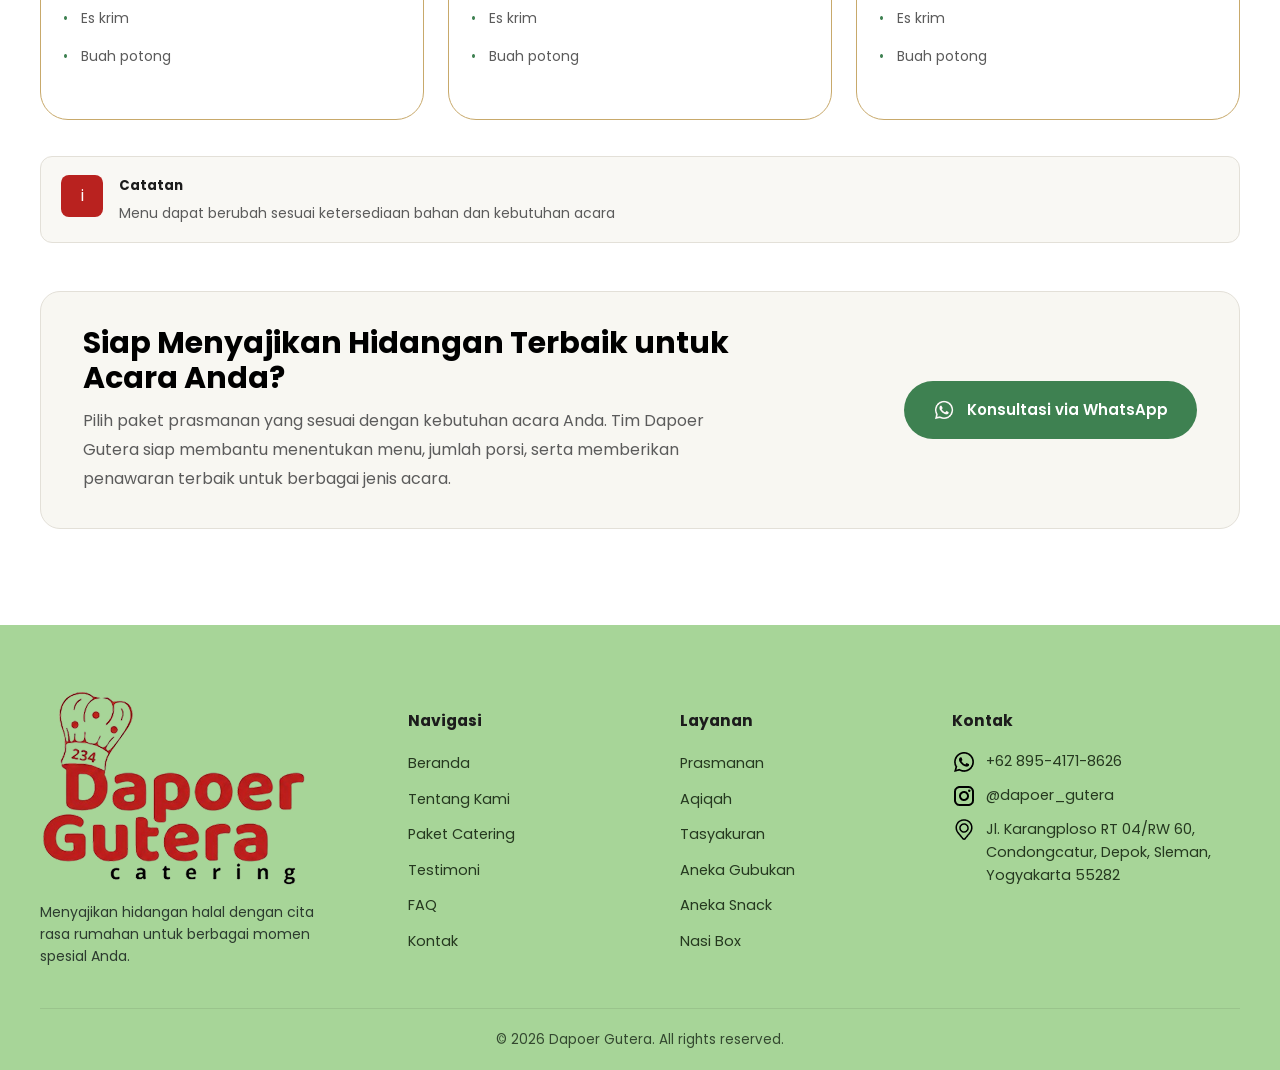
<file: prasmanan.html>
<!DOCTYPE html>
<html lang="id">
<head>
<meta charset="UTF-8">
<meta name="viewport" content="width=device-width, initial-scale=1.0">
<title>Prasmanan — Dapoer Gutera</title>
<link rel="stylesheet" href="styles.css">
</head>
<body>

<header>
  <nav class="navbar">
    <a href="index.html" class="nav-logo">
      <img src="assets/images//logo.png" alt="Dapoer Gutera">
    </a>

    <ul class="nav-links">
      <li><a href="index.html" >Beranda</a></li>
      <li><a href="prasmanan.html"class="active">Menu Catering</a></li>
      <li><a href="tentang.html">Tentang</a></li>
      <li><a href="galeri.html">Galeri</a></li>
      <li class="nav-kontak-mobile"><a href="https://wa.me/6289541718626?text=Halo%20Dapoer%20Gutera">Kontak</a></li>
    </ul>

    <a href="https://wa.me/6289541718626?text=Halo%20Dapoer%20Gutera" class="nav-contact">Kontak</a>

    <button class="nav-toggle">&#9776;</button>
  </nav>
</header>

<div class="container">
  <div class="page-hero">
    <h1>Menu Catering</h1>
    <p>Pilihan menu terbaik untuk berbagai momen spesial Anda</p>
  </div>

   <div class="tab-bar">

    <a href="prasmanan.html" class="tab-btn active">
      <img src="assets/images/icons/prasmanan.png" alt="Prasmanan">
      <span>Prasmanan</span>
    </a>

    <a href="aqiqah.html" class="tab-btn">
      <img src="assets/images/icons/aqiqah.png" alt="Aqiqah">
      <span>Aqiqah</span>
    </a>

    <a href="tasyakuran.html" class="tab-btn">
      <img src="assets/images/icons/tasyakuran.png" alt="Tasyakuran">
      <span>Tasyakuran</span>
    </a>

    <a href="gubukan.html" class="tab-btn">
      <img src="assets/images/icons/gubukan.png" alt="Gubukan">
      <span>Gubukan</span>
    </a>

    <a href="nasi-box.html" class="tab-btn">
      <img src="assets/images/icons/nasibox.png" alt="Nasi Box">
      <span>Nasi Box</span>
    </a>

    <a href="snack.html" class="tab-btn">
      <img src="assets/images/icons/snack.png" alt="Snack">
      <span>Snack</span>
    </a>

  </div>
  <p class="tab-hint">Klik layanan di atas untuk melihat pilihan menu lainnya</p>

  <div class="menu-panel active">
    <div class="menu-panel-head">
      <img src="assets/images/icons/prasmanan.png" alt="Prasmanan" class="menu-icon">
      <h2>Prasmanan</h2>
    </div>
    <p class="menu-panel-desc">Pilihan menu lengkap untuk acara keluarga, kantor, dan berbagai perayaan.</p>

    <div class="pkg-grid">
      <div class="pkg-card">
        <span class="pkg-badge">Paket 1</span>
        <div class="pkg-title">Prasmanan</div>
        <div class="pkg-price"><sup>Rp</sup>33.000<sub>/pax</sub></div>
        <img src="assets/images/layanan/prasmanan_1.png" alt="Paket Prasmanan 1">
        <div class="pkg-divider">— Menu —</div>
        <h4>Sajian Utama</h4>
        <ul>
          <li>Nasi Putih</li><li>Sop rolade / Sosis</li><li>Ayam semur/Lada Hitam/Sate Ayam</li>
          <li>Gurameh Asem Manis</li><li>Oseng Putren Telur Puyuh</li><li>Soun Ayu / Bihun Jamur</li>
        </ul>
        <h4>Pelengkap</h4>
        <ul><li>Trancam / acar</li><li>Krupuk</li></ul>
        <h4>Sajian Penutup</h4>
        <ul><li>Air mineral dan teh</li><li>Soft drink</li><li>Es krim</li><li>Buah potong</li></ul>
      </div>

      <div class="pkg-card">
        <div class="pkg-ribbon">Best<br>Seller</div>
        <span class="pkg-badge">Paket 2</span>
        <div class="pkg-title">Prasmanan</div>
        <div class="pkg-price"><sup>Rp</sup>40.000<sub>/pax</sub></div>
        <img src="assets/images/layanan/prasmanan_2.png" alt="Paket Prasmanan 2">
        <div class="pkg-divider">— Menu —</div>
        <h4>Sajian Utama</h4>
        <ul>
          <li>Nasi Putih</li><li>Sop rolade / Sosis</li><li>Galatin</li>
          <li>Gurameh Asem Manis</li><li>Sambal Goreng Ati Krecek</li><li>Soun Ayu / Bihun Jamur</li><li>Tumis Buncis Daging</li>
        </ul>
        <h4>Pelengkap</h4>
        <ul><li>Krupuk</li></ul>
        <h4>Sajian Penutup</h4>
        <ul><li>Air mineral dan teh</li><li>Soft drink</li><li>Es krim</li><li>Buah potong</li></ul>
      </div>

      <div class="pkg-card">
        <span class="pkg-badge">Paket 3</span>
        <div class="pkg-title">Prasmanan</div>
        <div class="pkg-price"><sup>Rp</sup>45.000<sub>/pax</sub></div>
        <img src="assets/images/layanan/prasmanan_3.png" alt="Paket Prasmanan 3">
        <div class="pkg-divider">— Menu —</div>
        <h4>Sajian Utama</h4>
        <ul>
          <li>Nasi Putih</li><li>Sop rolade / Sosis</li><li>Sambel Goreng Kerni Krecek</li>
          <li>Rendang Daging / Bistik / Sapi Lada Hitam</li><li>Gurameh Asam Manis</li><li>Cap Cay Sayur</li><li>Oseng Putren Telur Puyuh</li>
        </ul>
        <h4>Pelengkap</h4>
        <ul><li>Krupuk</li></ul>
        <h4>Sajian Penutup</h4>
        <ul><li>Air mineral dan teh</li><li>Soft drink</li><li>Es krim</li><li>Buah potong</li></ul>
      </div>
    </div>

    <div class="note-box"><div class="note-icon">i</div><div><h5>Catatan</h5><p>Menu dapat berubah sesuai ketersediaan bahan dan kebutuhan acara</p></div></div>

  </div>
  <!-- CTA -->
<section class="menu-cta">
  <div class="menu-cta-content">

    <div class="menu-cta-text">
      <h3>Siap Menyajikan Hidangan Terbaik untuk Acara Anda?</h3>
      <p>
        Pilih paket prasmanan yang sesuai dengan kebutuhan acara Anda. Tim
        Dapoer Gutera siap membantu menentukan menu, jumlah porsi, serta
        memberikan penawaran terbaik untuk berbagai jenis acara.
      </p>
    </div>

    <a
      href="https://wa.me/6289541718626?text=Halo%20Dapoer%20Gutera,%0A%0ASaya%20tertarik%20dengan%20paket%20Prasmanan.%0A%0AMohon%20informasi%20mengenai%20menu,%20harga,%20minimal%20pemesanan,%20dan%20ketersediaan%20jadwal.%0A%0ATerima%20kasih."
      target="_blank"
      class="btn btn-primary menu-cta-btn">

      <img src="assets/images/icons/whatsapp.png" alt="WhatsApp">
      Konsultasi via WhatsApp

    </a>

  </div>
</section>
</div>

<footer class="site-footer">
  <div class="container">
    <div class="footer-grid">
      <div class="footer-logo footer-about">
        <img src="assets/images/logofotter.png" alt="Dapoer Gutera">
        <p>Menyajikan hidangan halal dengan cita rasa rumahan untuk berbagai momen spesial Anda.</p>
      </div>
      <div class="footer-col footer-nav">
        <h4>Navigasi</h4>
        <ul>
          <li><a href="index.html#beranda">Beranda</a></li>
          <li><a href="index.html#tentang">Tentang Kami</a></li>
          <li><a href="prasmanan.html">Paket Catering</a></li>
          <li><a href="index.html#testimoni">Testimoni</a></li>
          <li><a href="index.html#faq">FAQ</a></li>
          <li><a href="index.html#kontak">Kontak</a></li>
        </ul>
      </div>
      <div class="footer-col footer-layanan">
        <h4>Layanan</h4>
        <ul>
          <li><a href="prasmanan.html">Prasmanan</a></li>
          <li><a href="aqiqah.html">Aqiqah</a></li>
          <li><a href="tasyakuran.html">Tasyakuran</a></li>
          <li><a href="gubukan.html">Aneka Gubukan</a></li>
          <li><a href="snack.html">Aneka Snack</a></li>
          <li><a href="nasi-box.html">Nasi Box</a></li>
        </ul>
      </div>
      <div class="footer-col footer-kontak-col">
        <h4>Kontak</h4>
        <ul class="footer-contact">
          <li>
            <img src="assets/images/icons/whatsappfotter.png" alt="">
            <a href="https://wa.me/6289541718626">+62 895-4171-8626</a>
          </li>

          <li>
            <img src="assets/images/icons/instagram.png" alt="">
            <a href="https://instagram.com/dapoer_gutera" target="_blank">
              @dapoer_gutera
            </a>
          </li>

          <li>
            <img src="assets/images/icons/location.png" alt="">
            <a href="https://maps.app.goo.gl/nkxs9k7i8d9KJMoN7" target="_blank">
              Jl. Karangploso RT 04/RW 60, Condongcatur, Depok, Sleman, Yogyakarta 55282
            </a>
          </li>

        </ul>
      </div>
    </div>
    <div class="footer-bottom">&copy; 2026 Dapoer Gutera. All rights reserved.</div>
  </div>
</footer>

<script src="script.js"></script>
</body>
</html>
</file>
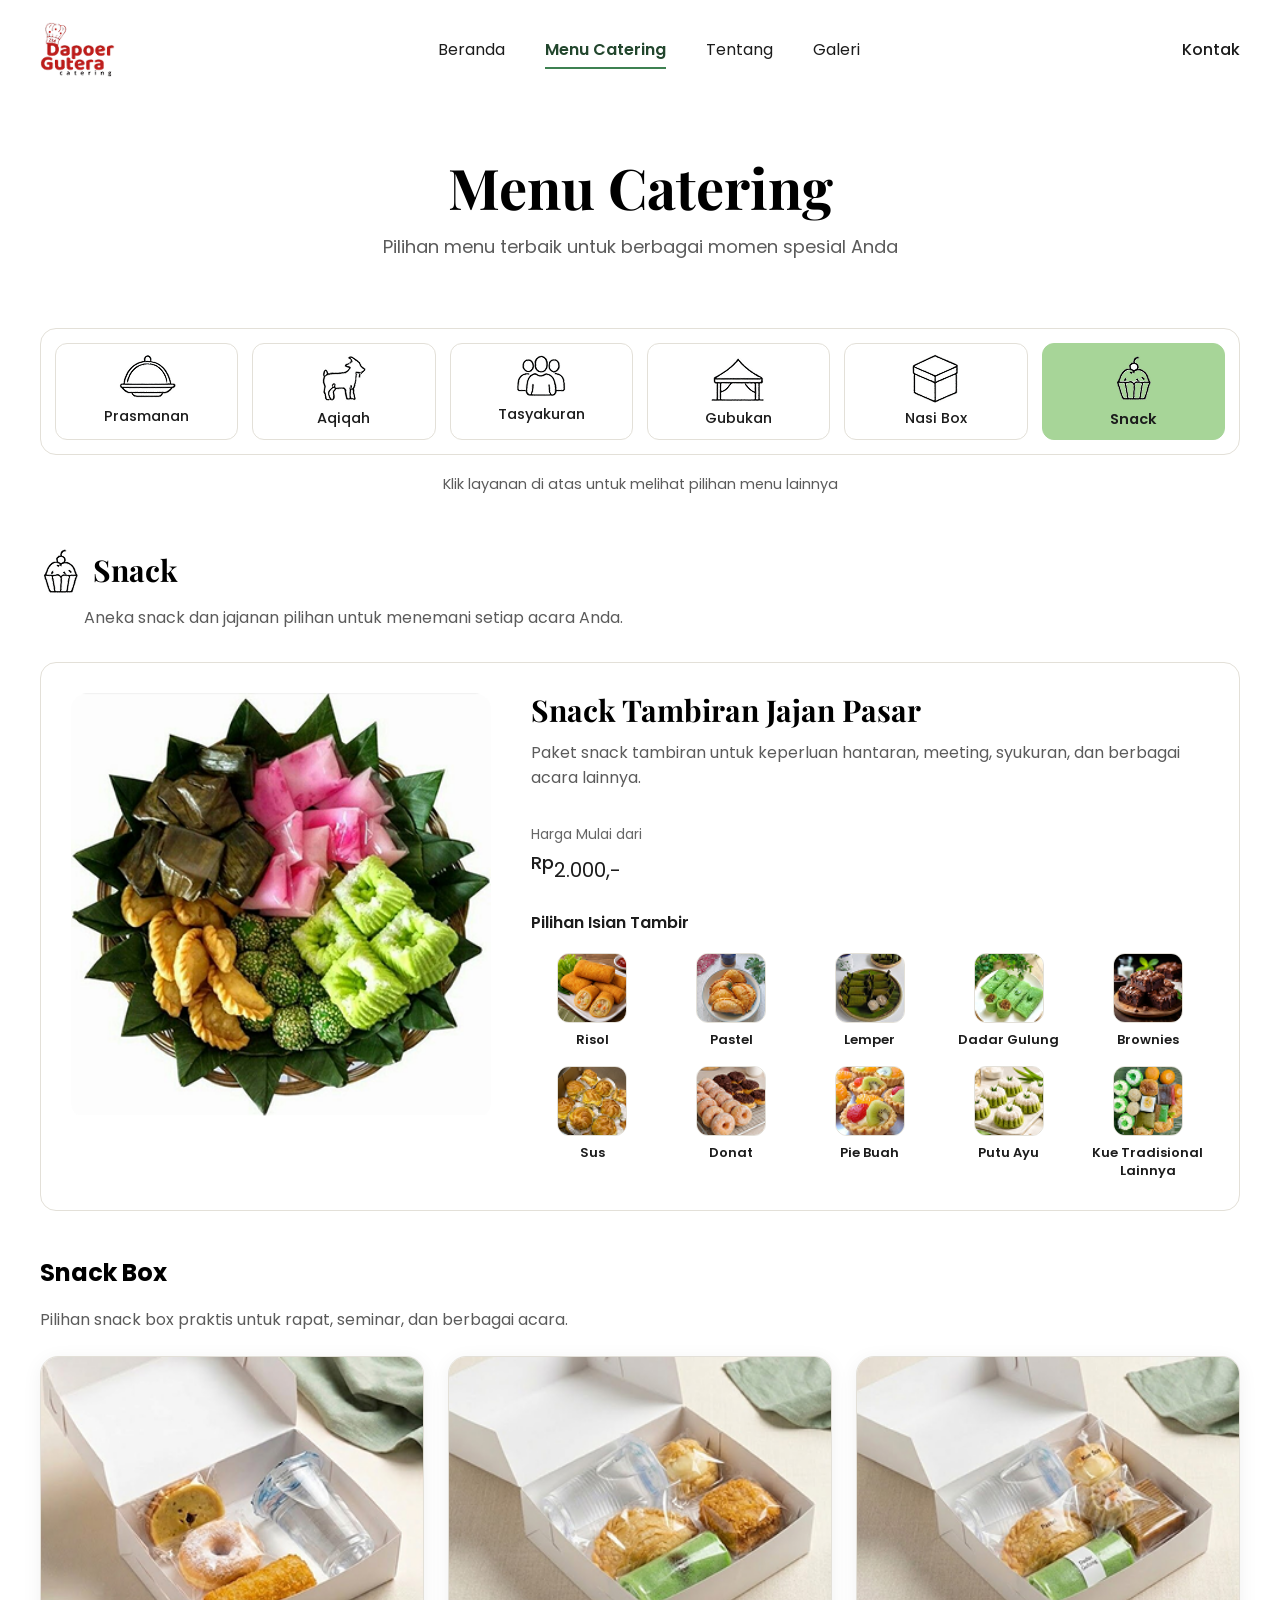
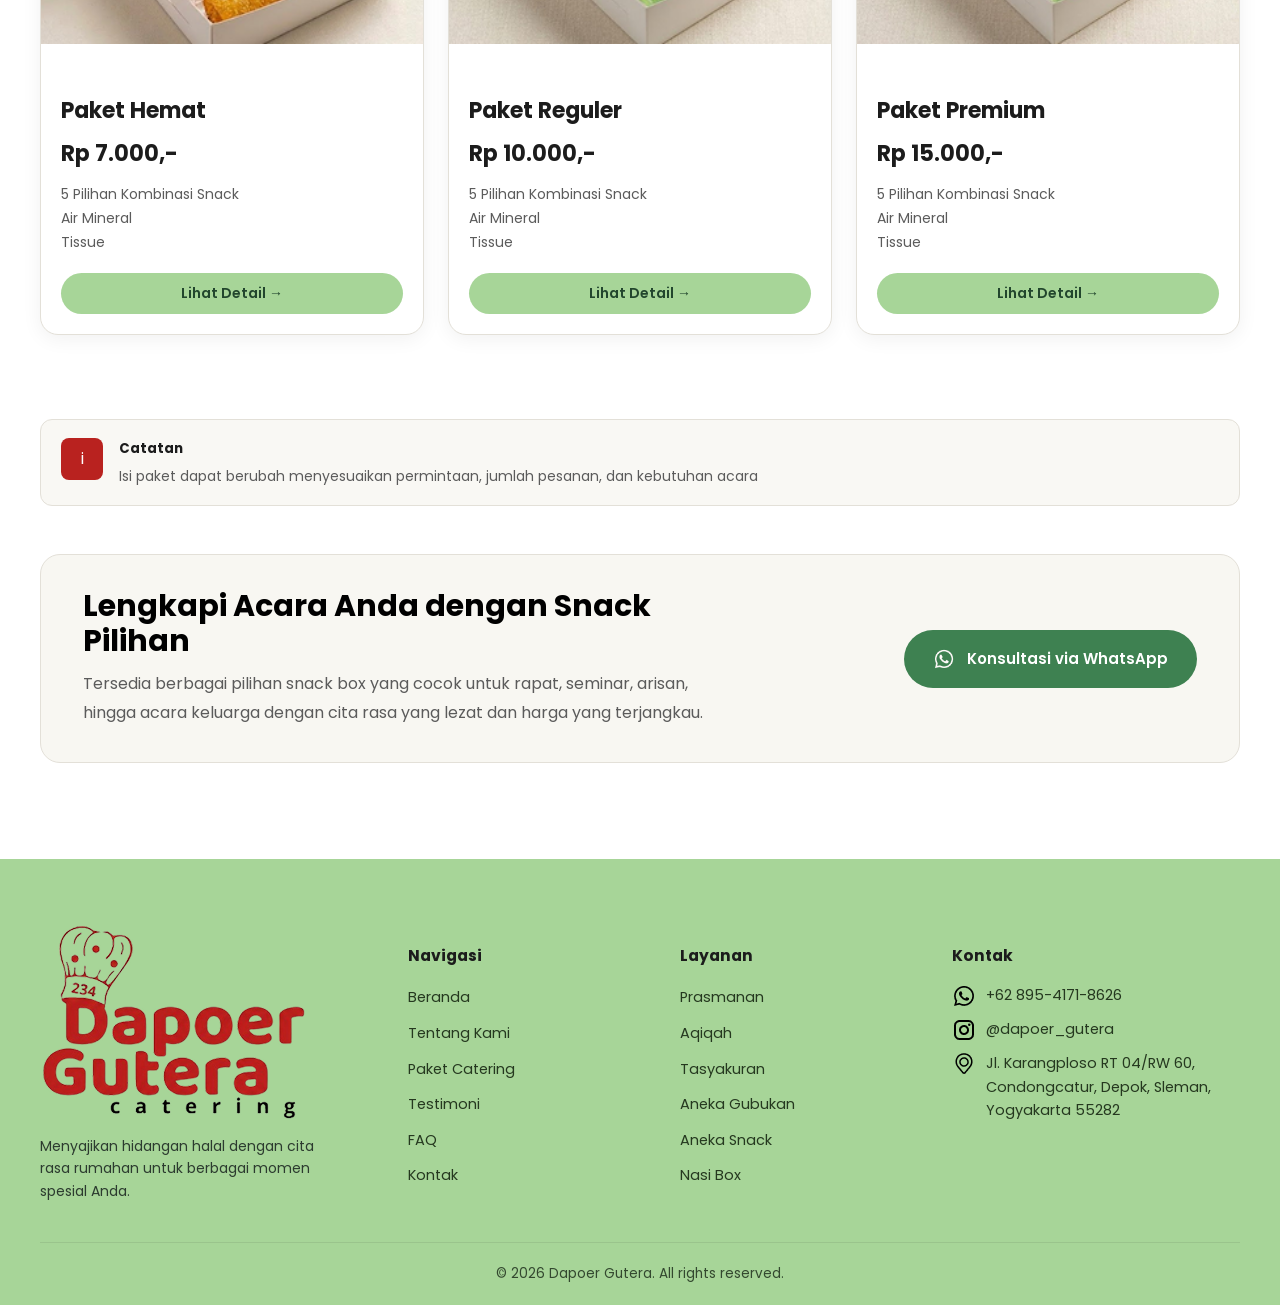
<file: snack.html>
<!DOCTYPE html>
<html lang="id">
<head>
<meta charset="UTF-8">
<meta name="viewport" content="width=device-width, initial-scale=1.0">
<title>Snack — Dapoer Gutera</title>
<link rel="stylesheet" href="styles.css">
</head>
<body>

<header>
  <nav class="navbar">
    <a href="index.html" class="nav-logo">
      <img src="assets/images//logo.png" alt="Dapoer Gutera">
    </a>

    <ul class="nav-links">
      <li><a href="index.html" >Beranda</a></li>
      <li><a href="prasmanan.html"class="active">Menu Catering</a></li>
      <li><a href="tentang.html">Tentang</a></li>
      <li><a href="galeri.html">Galeri</a></li>
      <li class="nav-kontak-mobile"><a href="https://wa.me/6289541718626?text=Halo%20Dapoer%20Gutera">Kontak</a></li>
    </ul>

    <a href="https://wa.me/6289541718626?text=Halo%20Dapoer%20Gutera" class="nav-contact">Kontak</a>

    <button class="nav-toggle">&#9776;</button>
  </nav>
</header>
<div class="container">
  <div class="page-hero">
    <h1>Menu Catering</h1>
    <p>Pilihan menu terbaik untuk berbagai momen spesial Anda</p>
  </div>

    <div class="tab-bar">

    <a href="prasmanan.html" class="tab-btn">
      <img src="assets/images/icons/prasmanan.png" alt="Prasmanan">
      <span>Prasmanan</span>
    </a>

    <a href="aqiqah.html" class="tab-btn">
      <img src="assets/images/icons/aqiqah.png" alt="Aqiqah">
      <span>Aqiqah</span>
    </a>

    <a href="tasyakuran.html" class="tab-btn">
      <img src="assets/images/icons/tasyakuran.png" alt="Tasyakuran">
      <span>Tasyakuran</span>
    </a>

    <a href="gubukan.html" class="tab-btn">
      <img src="assets/images/icons/gubukan.png" alt="Gubukan">
      <span>Gubukan</span>
    </a>

    <a href="nasi-box.html" class="tab-btn">
      <img src="assets/images/icons/nasibox.png" alt="Nasi Box">
      <span>Nasi Box</span>
    </a>

    <a href="snack.html" class="tab-btn active">
      <img src="assets/images/icons/snack.png" alt="Snack">
      <span>Snack</span>
    </a>

  </div>
  <p class="tab-hint">Klik layanan di atas untuk melihat pilihan menu lainnya</p>

  <div class="menu-panel active">
    <div class="menu-panel-head">
        <img src="assets/images/icons/snack.png" alt="Snack" class="menu-icon">
        <h2>Snack</h2>
    </div>    
    <p class="menu-panel-desc">Aneka snack dan jajanan pilihan untuk menemani setiap acara Anda.</p>

<div class="snack-feature">

  <img class="main"
       src="assets/images/layanan/tambir.png"
       alt="Snack Tambiran">

  <div>

    <h3>Snack Tambiran Jajan Pasar</h3>

    <p style="color:var(--muted)">
      Paket snack tambiran untuk keperluan hantaran, meeting, syukuran,
      dan berbagai acara lainnya.
    </p>

    <div class="price-label mt-lg">Harga Mulai dari</div>
    <div class="price"><sup>Rp</sup>2.000,-</div>

    <p style="font-weight:600;margin-top:24px;">
      Pilihan Isian Tambir
    </p>

    <div class="isian-grid">

      <div class="isian-item">
        <img src="assets/images/layanan/risol.png" alt="">
        <span>Risol</span>
      </div>

      <div class="isian-item">
        <img src="assets/images/layanan/pastel.png" alt="">
        <span>Pastel</span>
      </div>

      <div class="isian-item">
        <img src="assets/images/layanan/lemper.png" alt="">
        <span>Lemper</span>
      </div>

      <div class="isian-item">
        <img src="assets/images/layanan/dadar.png" alt="">
        <span>Dadar Gulung</span>
      </div>

      <div class="isian-item">
        <img src="assets/images/layanan/brownis.png" alt="">
        <span>Brownies</span>
      </div>

      <div class="isian-item">
        <img src="assets/images/layanan/sus.png" alt="">
        <span>Sus</span>
      </div>

      <div class="isian-item">
        <img src="assets/images/layanan/donat.png" alt="">
        <span>Donat</span>
      </div>

      <div class="isian-item">
        <img src="assets/images/layanan/piebuah.png" alt="">
        <span>Pie Buah</span>
      </div>

      <div class="isian-item">
        <img src="assets/images/layanan/putu ayu.png" alt="">
        <span>Putu Ayu</span>
      </div>

      <div class="isian-item">
        <img src="assets/images/layanan/kue.png" alt="">
        <span>Kue Tradisional Lainnya</span>
      </div>

    </div>

  </div>

</div>


<h3 class="subheading" style="margin-top:0">
  Snack Box
</h3>

<p style="color:var(--muted);margin-bottom:24px;">
  Pilihan snack box praktis untuk rapat, seminar, dan berbagai acara.
</p>

<div class="snackbox-grid">

  <!-- Hemat -->
  <div class="snackbox-card">

    <img src="assets/images/layanan/hemat.png"
         class="thumb"
         alt="Paket Hemat">

    <div class="snackbox-card-body">

      <h4>Paket Hemat</h4>

      <div class="price">
        Rp 7.000,-
      </div>

      <p>
        5 Pilihan Kombinasi Snack<br>
        Air Mineral<br>
        Tissue
      </p>

      <button
        class="btn btn-secondary btn-sm btn-block detail-toggle"
        data-pkg="hemat">

        Lihat Detail →

      </button>

    </div>

  </div>

  <!-- Reguler -->
  <div class="snackbox-card">

    <img src="assets/images/layanan/reguler.png"
         class="thumb"
         alt="Paket Reguler">

    <div class="snackbox-card-body">

      <h4>Paket Reguler</h4>

      <div class="price">
        Rp 10.000,-
      </div>

      <p>
        5 Pilihan Kombinasi Snack<br>
        Air Mineral<br>
        Tissue
      </p>

      <button
        class="btn btn-secondary btn-sm btn-block detail-toggle"
        data-pkg="reguler">

        Lihat Detail →

      </button>

    </div>

  </div>

  <!-- Premium -->
  <div class="snackbox-card">

    <img src="assets/images/layanan/premium.png"
         class="thumb"
         alt="Paket Premium">

    <div class="snackbox-card-body">

      <h4>Paket Premium</h4>

      <div class="price">
        Rp 15.000,-
      </div>

      <p>
        5 Pilihan Kombinasi Snack<br>
        Air Mineral<br>
        Tissue
      </p>

      <button
        class="btn btn-secondary btn-sm btn-block detail-toggle"
        data-pkg="premium">

        Lihat Detail →

      </button>

    </div>

  </div>

</div>

    <div class="snack-detail" id="snack-detail">
      <div class="combo-title" id="snack-detail-title">Pilihan Kombinasi Snack — Paket Hemat</div>

      <div class="combo-grid" id="combo-hemat">
        <div class="combo-card"><ul><li>Kue Lumpur</li><li>Donat</li><li>Risol Kentang Wortel</li><li>Air Mineral Gelas</li></ul></div>
        <div class="combo-card"><ul><li>Pastel Kentang Wortel</li><li>Dadar Gulung</li><li>Risol Bihun</li><li>Air Mineral Gelas</li></ul></div>
        <div class="combo-card"><ul><li>Kue Bugis Putih</li><li>Risol Kentang Wortel</li><li>Pastel Bihun</li><li>Air Mineral Gelas</li></ul></div>
        <div class="combo-card"><ul><li>Lapis Ijo</li><li>Pudding</li><li>Tahu Isi</li><li>Air Mineral Gelas</li></ul></div>
        <div class="combo-card"><ul><li>Kue Sus</li><li>Tahu Isi</li><li>Dadar Gulung</li><li>Air Mineral Gelas</li></ul></div>
      </div>

      <div class="combo-grid" id="combo-reguler" style="display:none;">
        <div class="combo-card"><ul><li>Kue Sus</li><li>Sosis Solo</li><li>Dadar Ijo</li><li>Air Mineral Gelas</li></ul></div>
        <div class="combo-card"><ul><li>Risol Kentang</li><li>Dadar Fla</li><li>Martabak Telur</li><li>Air Mineral Gelas</li></ul></div>
        <div class="combo-card"><ul><li>Klepon</li><li>Bolu Tape</li><li>Tahu Telur</li><li>Air Mineral Gelas</li></ul></div>
        <div class="combo-card"><ul><li>Pudding</li><li>Kue Lapis</li><li>Dimsum</li><li>Air Mineral Gelas</li></ul></div>
        <div class="combo-card"><ul><li>Risol</li><li>Dimsum</li><li>Martabak Tahu</li><li>Air Mineral Gelas</li></ul></div>
      </div>

      <div class="combo-grid" id="combo-premium" style="display:none;">
        <div class="combo-card"><ul><li>Nagasari</li><li>Bolu Pelangi</li><li>Donat</li><li>Air Mineral Gelas</li></ul></div>
        <div class="combo-card"><ul><li>Pastel Bihun</li><li>Bugis</li><li>Pie Susu</li><li>Air Mineral Gelas</li></ul></div>
        <div class="combo-card"><ul><li>Lemper Ayam</li><li>Kue Lumpur</li><li>Risol Bihun</li><li>Air Mineral Gelas</li></ul></div>
        <div class="combo-card"><ul><li>Risol Mayo</li><li>Pastel Bihun</li><li>Tissue</li><li>Air Mineral Gelas</li></ul></div>
        <div class="combo-card"><ul><li>Brownies</li><li>Martabak Tahu</li><li>Tissue</li><li>Air Mineral Gelas</li></ul></div>
      </div>
    </div>

    <div class="note-box"><div class="note-icon">i</div><div><h5>Catatan</h5><p>Isi paket dapat berubah menyesuaikan permintaan, jumlah pesanan, dan kebutuhan acara</p></div></div>

  </div>
  <!-- CTA -->
<section class="menu-cta">
  <div class="menu-cta-content">

    <div class="menu-cta-text">
      <h3>Lengkapi Acara Anda dengan Snack Pilihan</h3>
      <p>
        Tersedia berbagai pilihan snack box yang cocok untuk rapat,
        seminar, arisan, hingga acara keluarga dengan cita rasa yang
        lezat dan harga yang terjangkau.
      </p>
    </div>

    <a
      href="https://wa.me/6289541718626?text=Halo%20Dapoer%20Gutera,%0A%0ASaya%20tertarik%20dengan%20paket%20Snack.%0A%0AMohon%20informasi%20mengenai%20pilihan%20paket,%20harga,%20minimal%20pemesanan,%20dan%20ketersediaannya.%0A%0ATerima%20kasih."
      target="_blank"
      class="btn btn-primary menu-cta-btn">

      <img src="assets/images/icons/whatsapp.png" alt="">
      Konsultasi via WhatsApp

    </a>

  </div>
</section>
</div>


<footer class="site-footer">
  <div class="container">
    <div class="footer-grid">
      <div class="footer-logo footer-about">
        <img src="assets/images/logofotter.png" alt="Dapoer Gutera">
        <p>Menyajikan hidangan halal dengan cita rasa rumahan untuk berbagai momen spesial Anda.</p>
      </div>
      <div class="footer-col footer-nav">
        <h4>Navigasi</h4>
        <ul>
          <li><a href="index.html#beranda">Beranda</a></li>
          <li><a href="index.html#tentang">Tentang Kami</a></li>
          <li><a href="prasmanan.html">Paket Catering</a></li>
          <li><a href="index.html#testimoni">Testimoni</a></li>
          <li><a href="index.html#faq">FAQ</a></li>
          <li><a href="index.html#kontak">Kontak</a></li>
        </ul>
      </div>
      <div class="footer-col footer-layanan">
        <h4>Layanan</h4>
        <ul>
          <li><a href="prasmanan.html">Prasmanan</a></li>
          <li><a href="aqiqah.html">Aqiqah</a></li>
          <li><a href="tasyakuran.html">Tasyakuran</a></li>
          <li><a href="gubukan.html">Aneka Gubukan</a></li>
          <li><a href="snack.html">Aneka Snack</a></li>
          <li><a href="nasi-box.html">Nasi Box</a></li>
        </ul>
      </div>
      <div class="footer-col footer-kontak-col">
        <h4>Kontak</h4>
        <ul class="footer-contact">
          <li>
            <img src="assets/images/icons/whatsappfotter.png" alt="">
            <a href="https://wa.me/6289541718626">+62 895-4171-8626</a>
          </li>

          <li>
            <img src="assets/images/icons/instagram.png" alt="">
            <a href="https://instagram.com/dapoer_gutera" target="_blank">
              @dapoer_gutera
            </a>
          </li>

          <li>
            <img src="assets/images/icons/location.png" alt="">
            <a href="https://maps.app.goo.gl/nkxs9k7i8d9KJMoN7" target="_blank">
              Jl. Karangploso RT 04/RW 60, Condongcatur, Depok, Sleman, Yogyakarta 55282
            </a>
          </li>

        </ul>
      </div>
    </div>
    <div class="footer-bottom">&copy; 2026 Dapoer Gutera. All rights reserved.</div>
  </div>
</footer>

<script src="script.js"></script>
</body>
</html>
</file>
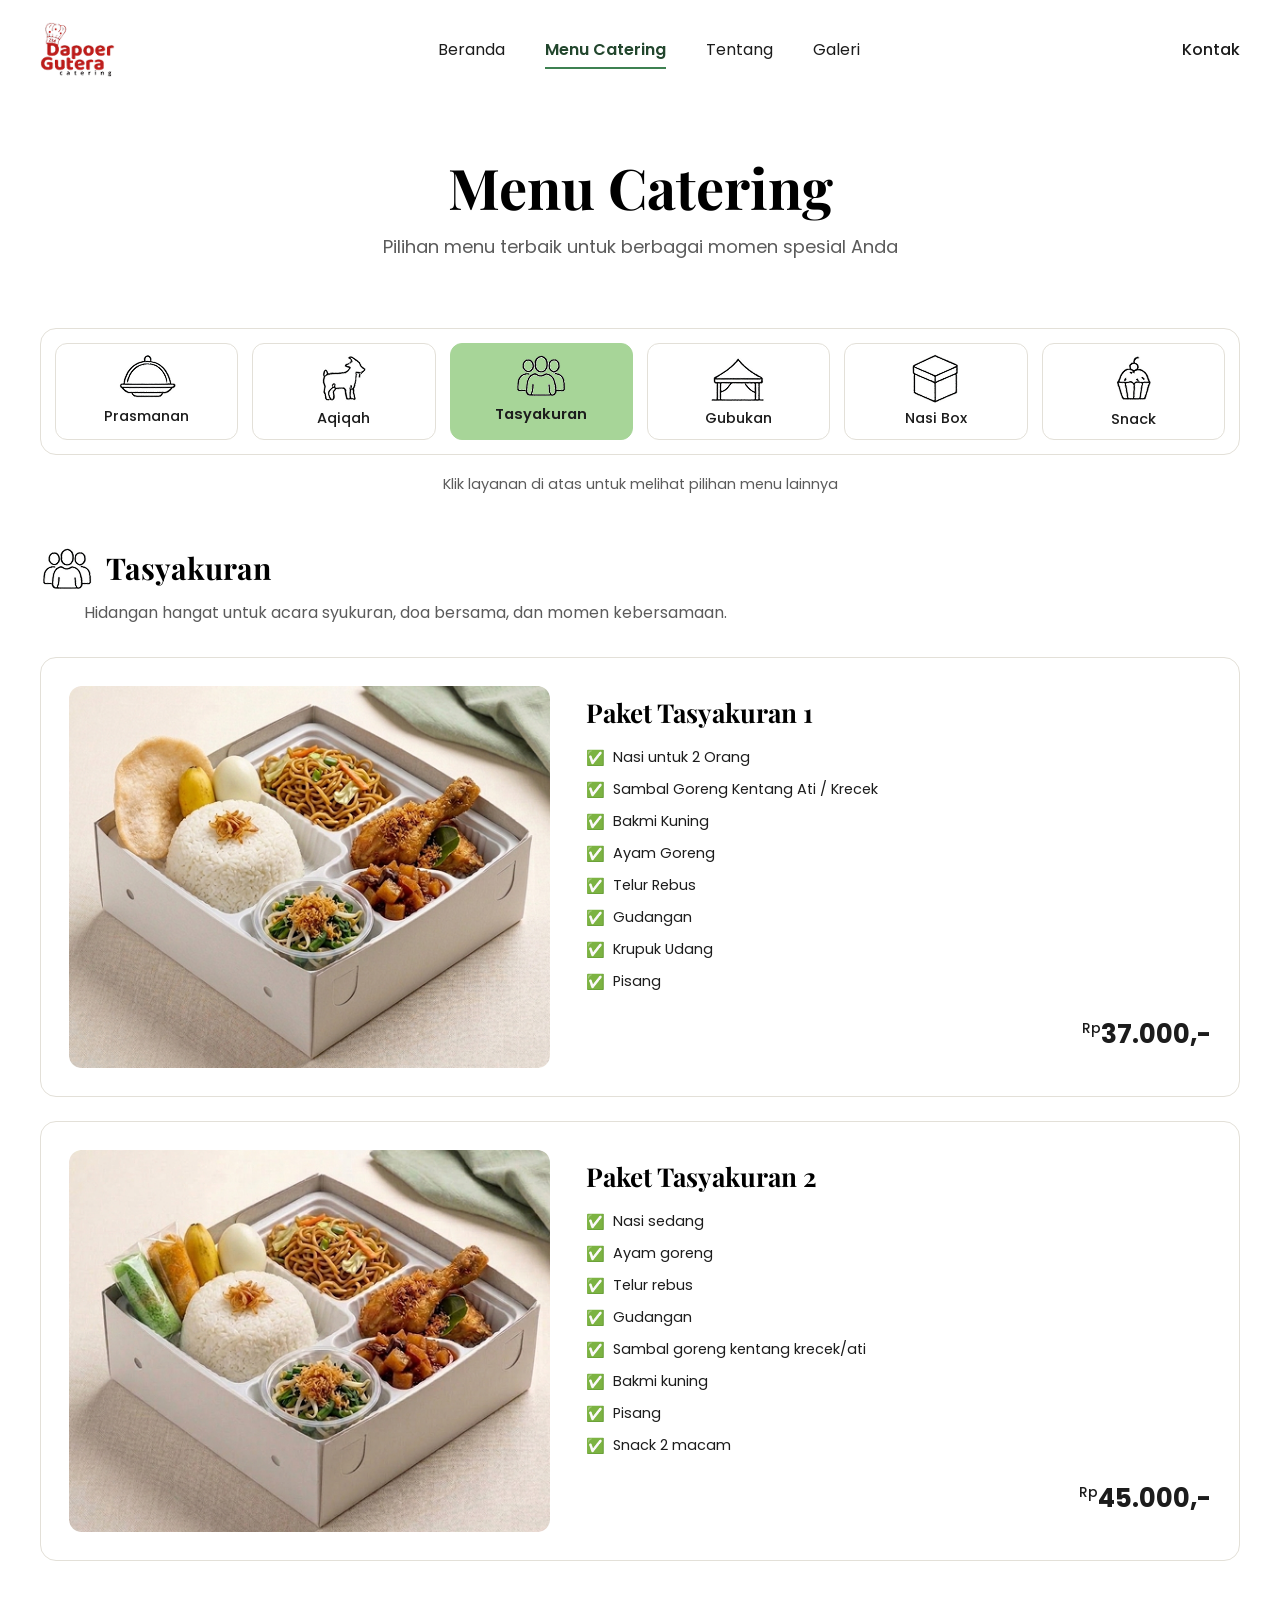
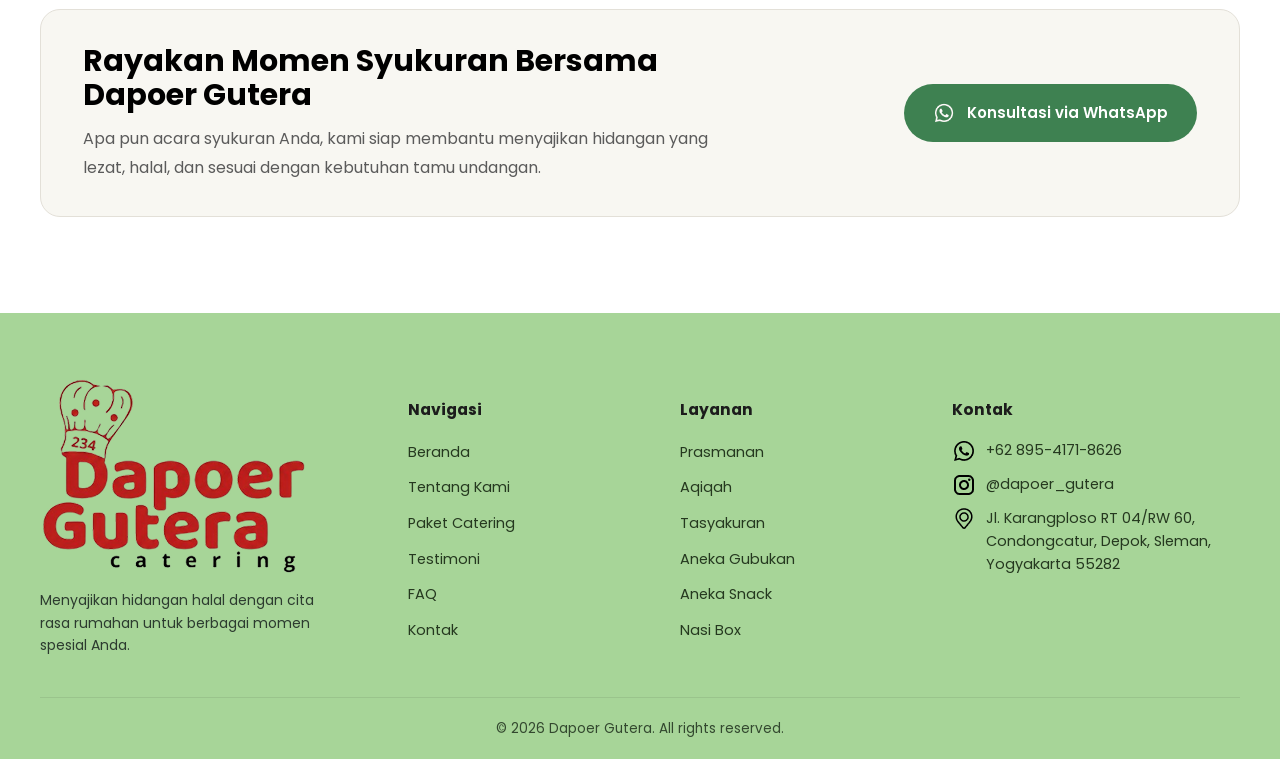
<file: tasyakuran.html>
<!DOCTYPE html>
<html lang="id">
<head>
<meta charset="UTF-8">
<meta name="viewport" content="width=device-width, initial-scale=1.0">
<title>Tasyakuran — Dapoer Gutera</title>
<link rel="stylesheet" href="styles.css">
</head>
<body>

<header>
  <nav class="navbar">
    <a href="index.html" class="nav-logo">
      <img src="assets/images//logo.png" alt="Dapoer Gutera">
    </a>

    <ul class="nav-links">
      <li><a href="index.html" >Beranda</a></li>
      <li><a href="prasmanan.html"class="active">Menu Catering</a></li>
      <li><a href="tentang.html">Tentang</a></li>
      <li><a href="galeri.html">Galeri</a></li>
      <li class="nav-kontak-mobile"><a href="https://wa.me/6289541718626?text=Halo%20Dapoer%20Gutera">Kontak</a></li>
    </ul>

    <a href="https://wa.me/6289541718626?text=Halo%20Dapoer%20Gutera"class="nav-contact">Kontak</a>

    <button class="nav-toggle">&#9776;</button>
  </nav>
</header>

<div class="container">
  <div class="page-hero">
    <h1>Menu Catering</h1>
    <p>Pilihan menu terbaik untuk berbagai momen spesial Anda</p>
  </div>

    <div class="tab-bar">

    <a href="prasmanan.html" class="tab-btn">
      <img src="assets/images/icons/prasmanan.png" alt="Prasmanan">
      <span>Prasmanan</span>
    </a>

    <a href="aqiqah.html" class="tab-btn">
      <img src="assets/images/icons/aqiqah.png" alt="Aqiqah">
      <span>Aqiqah</span>
    </a>

    <a href="tasyakuran.html" class="tab-btn active">
      <img src="assets/images/icons/tasyakuran.png" alt="Tasyakuran">
      <span>Tasyakuran</span>
    </a>

    <a href="gubukan.html" class="tab-btn">
      <img src="assets/images/icons/gubukan.png" alt="Gubukan">
      <span>Gubukan</span>
    </a>

    <a href="nasi-box.html" class="tab-btn">
      <img src="assets/images/icons/nasibox.png" alt="Nasi Box">
      <span>Nasi Box</span>
    </a>

    <a href="snack.html" class="tab-btn">
      <img src="assets/images/icons/snack.png" alt="Snack">
      <span>Snack</span>
    </a>

  </div>
  <p class="tab-hint">Klik layanan di atas untuk melihat pilihan menu lainnya</p>

  <div class="menu-panel active">
    <div class="menu-panel-head">
      <img src="assets/images/icons/tasyakuran.png" alt="Tasyakuran" class="menu-icon">
      <h2>Tasyakuran</h2>
    </div>
    <p class="menu-panel-desc">Hidangan hangat untuk acara syukuran, doa bersama, dan momen kebersamaan.</p>

    <div class="tasy-card">
      <img src="assets/images/layanan/tasyakuran1.png" alt="Paket Tasyakuran 1">
      <div>
        <h3>Paket Tasyakuran 1</h3>
        <ul class="tasy-list">
          <li><span class="chk">&#9989;</span> Nasi untuk 2 Orang</li>
          <li><span class="chk">&#9989;</span> Sambal Goreng Kentang Ati / Krecek</li>
          <li><span class="chk">&#9989;</span> Bakmi Kuning</li>
          <li><span class="chk">&#9989;</span> Ayam Goreng</li>
          <li><span class="chk">&#9989;</span> Telur Rebus</li>
          <li><span class="chk">&#9989;</span> Gudangan</li>
          <li><span class="chk">&#9989;</span> Krupuk Udang</li>
          <li><span class="chk">&#9989;</span> Pisang</li>
        </ul>
        <div class="tasy-price"><sup>Rp</sup>37.000,-</div>
      </div>
    </div>

    <div class="tasy-card">
      <img src="assets/images/layanan/tasyakuran2.png" alt="Paket Tasyakuran 2">
      <div>
        <h3>Paket Tasyakuran 2</h3>
        <ul class="tasy-list">
          <li><span class="chk">&#9989;</span> Nasi sedang</li>
          <li><span class="chk">&#9989;</span> Ayam goreng</li>
          <li><span class="chk">&#9989;</span> Telur rebus</li>
          <li><span class="chk">&#9989;</span> Gudangan</li>
          <li><span class="chk">&#9989;</span> Sambal goreng kentang krecek/ati</li>
          <li><span class="chk">&#9989;</span> Bakmi kuning</li>
          <li><span class="chk">&#9989;</span> Pisang</li>
          <li><span class="chk">&#9989;</span> Snack 2 macam</li>
        </ul>
        <div class="tasy-price"><sup>Rp</sup>45.000,-</div>
      </div>
    </div>
  </div>
  <!-- CTA -->
<section class="menu-cta">
  <div class="menu-cta-content">

    <div class="menu-cta-text">
      <h3>Rayakan Momen Syukuran Bersama Dapoer Gutera</h3>
      <p>
        Apa pun acara syukuran Anda, kami siap membantu menyajikan
        hidangan yang lezat, halal, dan sesuai dengan kebutuhan tamu
        undangan.
      </p>
    </div>
    <a
      href="https://wa.me/6289541718626?text=Halo%20Dapoer%20Gutera,%0A%0ASaya%20tertarik%20dengan%20paket%20Tasyakuran.%0A%0AMohon%20informasi%20mengenai%20minimal%20pemesanan,%20dan%20ketersediaannya.%0A%0ATerima%20kasih."
      target="_blank"
      class="btn btn-primary menu-cta-btn">

      <img src="assets/images/icons/whatsapp.png" alt="">
      Konsultasi via WhatsApp

    </a>

  </div>
</section>
</div>


<footer class="site-footer">
  <div class="container">
    <div class="footer-grid">
      <div class="footer-logo footer-about">
        <img src="assets/images/logofotter.png" alt="Dapoer Gutera">
        <p>Menyajikan hidangan halal dengan cita rasa rumahan untuk berbagai momen spesial Anda.</p>
      </div>
      <div class="footer-col footer-nav">
        <h4>Navigasi</h4>
        <ul>
          <li><a href="index.html#beranda">Beranda</a></li>
          <li><a href="index.html#tentang">Tentang Kami</a></li>
          <li><a href="prasmanan.html">Paket Catering</a></li>
          <li><a href="index.html#testimoni">Testimoni</a></li>
          <li><a href="index.html#faq">FAQ</a></li>
          <li><a href="index.html#kontak">Kontak</a></li>
        </ul>
      </div>
      <div class="footer-col footer-layanan">
        <h4>Layanan</h4>
        <ul>
          <li><a href="prasmanan.html">Prasmanan</a></li>
          <li><a href="aqiqah.html">Aqiqah</a></li>
          <li><a href="tasyakuran.html">Tasyakuran</a></li>
          <li><a href="gubukan.html">Aneka Gubukan</a></li>
          <li><a href="snack.html">Aneka Snack</a></li>
          <li><a href="nasi-box.html">Nasi Box</a></li>
        </ul>
      </div>
      <div class="footer-col footer-kontak-col">
        <h4>Kontak</h4>
        <ul class="footer-contact">
          <li>
            <img src="assets/images/icons/whatsappfotter.png" alt="">
            <a href="https://wa.me/6289541718626">+62 895-4171-8626</a>
          </li>

          <li>
            <img src="assets/images/icons/instagram.png" alt="">
            <a href="https://instagram.com/dapoer_gutera" target="_blank">
              @dapoer_gutera
            </a>
          </li>

          <li>
            <img src="assets/images/icons/location.png" alt="">
            <a href="https://maps.app.goo.gl/nkxs9k7i8d9KJMoN7" target="_blank">
              Jl. Karangploso RT 04/RW 60, Condongcatur, Depok, Sleman, Yogyakarta 55282
            </a>
          </li>

        </ul>
      </div>
    </div>
    <div class="footer-bottom">&copy; 2026 Dapoer Gutera. All rights reserved.</div>
  </div>
</footer>

<script src="script.js"></script>
</body>
</html>
</file>
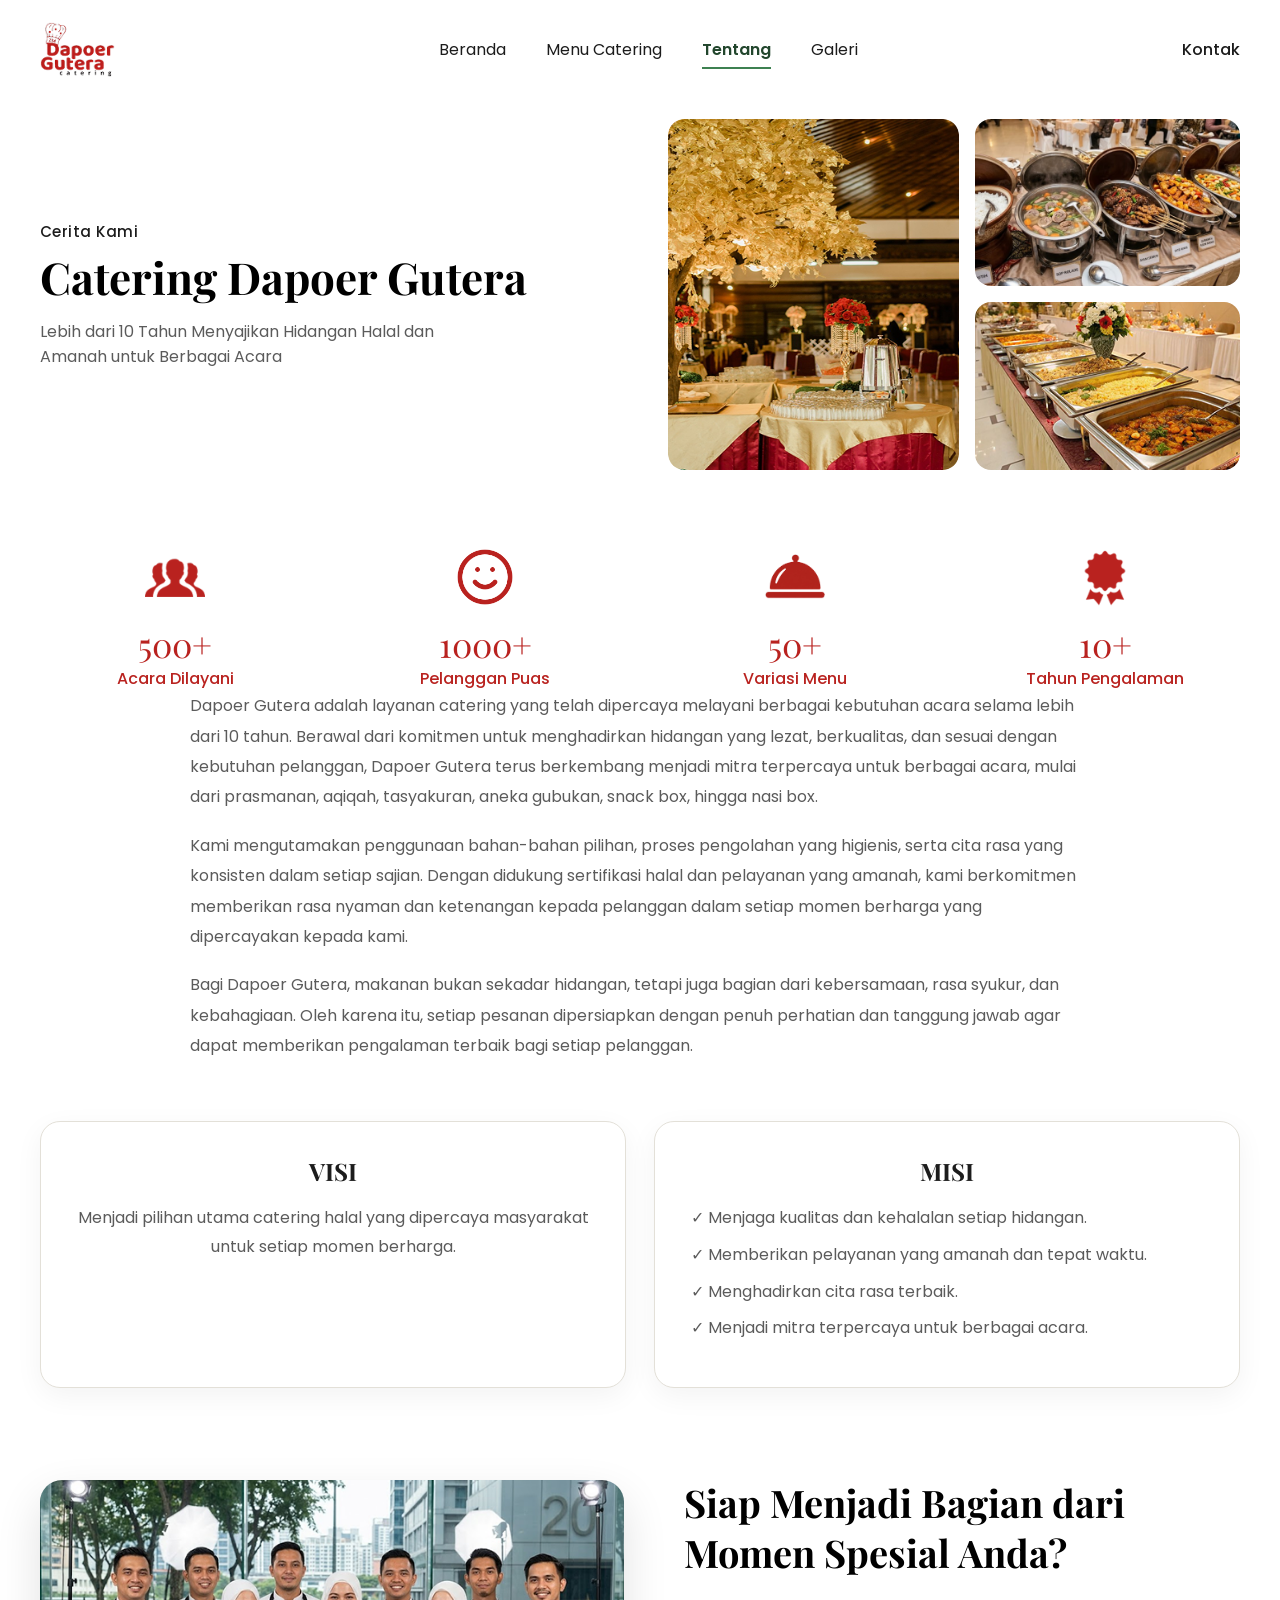
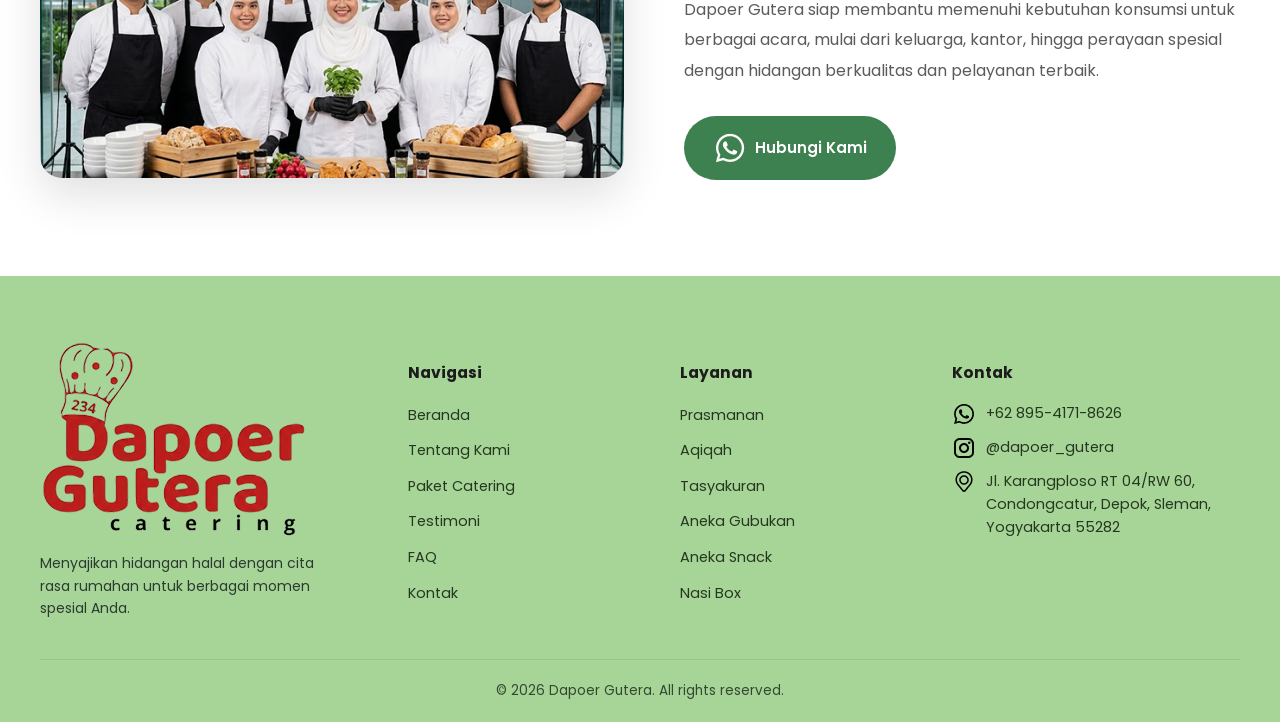
<file: tentang.html>
<!DOCTYPE html>
<html lang="id">
<head>
<meta charset="UTF-8">
<meta name="viewport" content="width=device-width, initial-scale=1.0">
<title>Tentang Kami — Dapoer Gutera</title>
<link rel="stylesheet" href="styles.css">
</head>
<body>

<header>
  <nav class="navbar">
    <a href="index.html" class="nav-logo">
      <img src="assets/images//logo.png" alt="Dapoer Gutera">
    </a>

    <ul class="nav-links">
      <li><a href="index.html" >Beranda</a></li>
      <li><a href="prasmanan.html">Menu Catering</a></li>
      <li><a href="tentang.html"class="active">Tentang</a></li>
      <li><a href="galeri.html">Galeri</a></li>
      <li class="nav-kontak-mobile"><a href="https://wa.me/6289541718626?text=Halo%20Dapoer%20Gutera">Kontak</a></li>
    </ul>

    <a href="https://wa.me/6289541718626?text=Halo%20Dapoer%20Gutera" class="nav-contact">Kontak</a>

    <button class="nav-toggle">&#9776;</button>
  </nav>
</header>

<div class="container">
  <div class="gal-hero">
    <div>
      <span class="eyebrow">Cerita Kami</span>
      <h2>Catering Dapoer Gutera</h2>
      <p>Lebih dari 10 Tahun Menyajikan Hidangan Halal dan Amanah untuk Berbagai Acara</p>
    </div>
    <div class="collage">
      <div class="collage-left"><img src="assets/images/tentang1.png" alt="Dekorasi acara"></div>
      <div class="collage-right">
        <img src="assets/images/tentang2.png" alt="Prasmanan">
        <img src="assets/images/tentang3.png" alt="Prasmanan">
      </div>
    </div>
  </div>

<div class="stats mt-lg">

      <div class="stat">
        <div class="stat-icon">
          <img src="assets/images/icons/acara.png" alt="Acara">
        </div>
        <div class="stat-num">500+</div>
        <div class="stat-label">Acara Dilayani</div>
      </div>

      <div class="stat">
        <div class="stat-icon">
          <img src="assets/images/icons/puas.png" alt="Pelanggan Puas">
        </div>
        <div class="stat-num">1000+</div>
        <div class="stat-label">Pelanggan Puas</div>
      </div>

      <div class="stat">
        <div class="stat-icon">
          <img src="assets/images/icons/variasi.png" alt="Variasi Menu">
        </div>
        <div class="stat-num">50+</div>
        <div class="stat-label">Variasi Menu</div>
      </div>

      <div class="stat">
        <div class="stat-icon">
          <img src="assets/images/icons/tahun.png" alt="Tahun Pengalaman">
        </div>
        <div class="stat-num">10+</div>
        <div class="stat-label">Tahun Pengalaman</div>
      </div>

    </div>

  <div class="about-copy">
    <p>Dapoer Gutera adalah layanan catering yang telah dipercaya melayani berbagai kebutuhan acara selama lebih dari 10 tahun. Berawal dari komitmen untuk menghadirkan hidangan yang lezat, berkualitas, dan sesuai dengan kebutuhan pelanggan, Dapoer Gutera terus berkembang menjadi mitra terpercaya untuk berbagai acara, mulai dari prasmanan, aqiqah, tasyakuran, aneka gubukan, snack box, hingga nasi box.</p>
    <p>Kami mengutamakan penggunaan bahan-bahan pilihan, proses pengolahan yang higienis, serta cita rasa yang konsisten dalam setiap sajian. Dengan didukung sertifikasi halal dan pelayanan yang amanah, kami berkomitmen memberikan rasa nyaman dan ketenangan kepada pelanggan dalam setiap momen berharga yang dipercayakan kepada kami.</p>
    <p>Bagi Dapoer Gutera, makanan bukan sekadar hidangan, tetapi juga bagian dari kebersamaan, rasa syukur, dan kebahagiaan. Oleh karena itu, setiap pesanan dipersiapkan dengan penuh perhatian dan tanggung jawab agar dapat memberikan pengalaman terbaik bagi setiap pelanggan.</p>
  </div>

  <div class="visi-misi">
    <div class="vm-card">
      <h3>VISI</h3>
      <p>Menjadi pilihan utama catering halal yang dipercaya masyarakat untuk setiap momen berharga.</p>
    </div>
    <div class="vm-card">
      <h3>MISI</h3>
      <ul>
        <li>&#10003; Menjaga kualitas dan kehalalan setiap hidangan.</li>
        <li>&#10003; Memberikan pelayanan yang amanah dan tepat waktu.</li>
        <li>&#10003; Menghadirkan cita rasa terbaik.</li>
        <li>&#10003; Menjadi mitra terpercaya untuk berbagai acara.</li>
      </ul>
    </div>
  </div>
<div class="team-cta">

    <!-- FOTO -->
    <div class="team-photo">

        <img src="assets/images/tim.png" alt="Tim Dapoer Gutera">

        <div class="team-overlay">

            <div class="team-overlay-content">

                <h3>
                    <img src="assets/images/icons/petik1.png" class="petik petik1" alt="">
                    Bagi kami, kepuasan Anda<br>
                    adalah motivasi terbesar untuk<br>
                    terus menghadirkan hidangan<br>
                    terbaik.
                    <img src="assets/images/icons/petik2.png" class="petik petik2" alt="">
                </h3>

                <span>— Tim Dapoer Gutera —</span>

            </div>

        </div>

    </div>

    <!-- KANAN -->
    <div class="team-content">

        <h3>Siap Menjadi Bagian dari Momen Spesial Anda?</h3>

        <p>
            Dapoer Gutera siap membantu memenuhi kebutuhan konsumsi untuk berbagai acara,
            mulai dari keluarga, kantor, hingga perayaan spesial dengan hidangan
            berkualitas dan pelayanan terbaik.
        </p>

        <a href="https://wa.me/6289541718626?text=Halo%20Dapoer%20Gutera" class="btn btn-primary">
            <img src="assets/images/icons/whatsapp.png" alt="">
            Hubungi Kami
        </a>

    </div>

</div>
</div>

<footer class="site-footer">
  <div class="container">
    <div class="footer-grid">
      <div class="footer-logo footer-about">
        <img src="assets/images/logofotter.png" alt="Dapoer Gutera">
        <p>Menyajikan hidangan halal dengan cita rasa rumahan untuk berbagai momen spesial Anda.</p>
      </div>
      <div class="footer-col footer-nav">
        <h4>Navigasi</h4>
        <ul>
          <li><a href="index.html#beranda">Beranda</a></li>
          <li><a href="index.html#tentang">Tentang Kami</a></li>
          <li><a href="prasmanan.html">Paket Catering</a></li>
          <li><a href="index.html#testimoni">Testimoni</a></li>
          <li><a href="index.html#faq">FAQ</a></li>
          <li><a href="index.html#kontak">Kontak</a></li>
        </ul>
      </div>
      <div class="footer-col footer-layanan">
        <h4>Layanan</h4>
        <ul>
          <li><a href="prasmanan.html">Prasmanan</a></li>
          <li><a href="aqiqah.html">Aqiqah</a></li>
          <li><a href="tasyakuran.html">Tasyakuran</a></li>
          <li><a href="gubukan.html">Aneka Gubukan</a></li>
          <li><a href="snack.html">Aneka Snack</a></li>
          <li><a href="nasi-box.html">Nasi Box</a></li>
        </ul>
      </div>
      <div class="footer-col footer-kontak-col">
        <h4>Kontak</h4>
        <ul class="footer-contact">
          <li>
            <img src="assets/images/icons/whatsappfotter.png" alt="">
            <a href="https://wa.me/6289541718626">+62 895-4171-8626</a>
          </li>

          <li>
            <img src="assets/images/icons/instagram.png" alt="">
            <a href="https://instagram.com/dapoer_gutera" target="_blank">
              @dapoer_gutera
            </a>
          </li>

          <li>
            <img src="assets/images/icons/location.png" alt="">
            <a href="https://maps.app.goo.gl/nkxs9k7i8d9KJMoN7" target="_blank">
              Jl. Karangploso RT 04/RW 60, Condongcatur, Depok, Sleman, Yogyakarta 55282
            </a>
          </li>

        </ul>
      </div>
    </div>
    <div class="footer-bottom">&copy; 2026 Dapoer Gutera. All rights reserved.</div>
  </div>
</footer>

<script src="script.js"></script>
</body>
</html>
</file>
<file: styles.css>
/* =========================================================
   Dapoer Gutera — Stylesheet
   Built from UI KIT | DAPOER GUTERA
========================================================= */

@import url('https://fonts.googleapis.com/css2?family=Playfair+Display:wght@600;700&family=Poppins:ital,wght@0,300;0,400;0,500;0,600;0,700;1,400&display=swap');

:root{
  /* Colors — sampled directly from UI Kit */
  --black:#000000;
  --green-900:#22462D;
  --green-600:#3E8151;
  --green-300:#A7D598;
  --green-300-soft:#B9DDAE;
  --red:#B9221F;
  --gold:#C8A96B;
  --cream:#EFE7DC;
  --offwhite:#F9F8F4;
  --white:#FFFFFF;
  --ink:#1C1C1C;
  --muted:#5B5B5B;
  --border:#E3E0D8;

  /* Type */
  --font-display:'Playfair Display', serif;
  --font-body:'Poppins', sans-serif;

  /* Spacing scale (from UI Kit spacing system) */
  --space-4xs:4px;
  --space-xs:8px;
  --space-sm:12px;
  --space-md:20px;
  --space-lg:32px;
  --space-xl:48px;
  --space-2xl:64px;
  --space-3xl:96px;

  /* Radius scale (from UI Kit corner radius) */
  --radius-xs:4px;
  --radius-sm:8px;
  --radius-md:12px;
  --radius-lg:16px;
  --radius-xl:24px;
  --radius-full:999px;

  /* Shadows */
  --shadow-card:0 4px 20px rgba(0,0,0,0.06);
  --shadow-hover:0 8px 30px rgba(0,0,0,0.10);
}

*,*::before,*::after{box-sizing:border-box;}
html{scroll-behavior:smooth;}
body{
  margin:0;
  font-family:var(--font-body);
  color:var(--ink);
  background:var(--white);
  font-weight:400;
  line-height:1.6;
  -webkit-font-smoothing:antialiased;
}

img{max-width:100%;display:block;}
a{color:inherit;text-decoration:none;}
ul{list-style:none;margin:0;padding:0;}
button{font-family:inherit;cursor:pointer;color:inherit;-webkit-appearance:none;appearance:none;background:none;}

.container{
  width:100%;
  max-width:1280px;
  margin:0 auto;
  padding:0 40px;
}

h1,h2,h3{
  font-family:var(--font-display);
  font-weight:700;
  color:var(--black);
  margin:0;
  line-height:1.15;
}
h1{font-size:56px;}
h2{font-size:40px;}
h3{font-size:28px;}
p{margin:0;}

.eyebrow{
  font-family:var(--font-body);
  font-size:15px;
  color:var(--black-600);
  font-weight:500;
  letter-spacing:.03em;
}

.section{padding:var(--space-3xl) 0;}
.section-tight{padding:var(--space-2xl) 0;}
.section-title{
  text-align:center;
  margin-bottom:var(--space-sm);
}
.section-sub{
  text-align:center;
  color:var(--muted);
  font-size:17px;
  max-width:640px;
  margin:0 auto var(--space-xl);
}

/* ===================== Buttons (UI Kit) ===================== */
.btn{
  display:inline-flex;
  align-items:center;
  gap:8px;
  font-family:var(--font-body);
  font-weight:600;
  font-size:15px;
  padding:14px 28px;
  border-radius:var(--radius-full);
  border:1.5px solid transparent;
  transition:all .2s ease;
  white-space:nowrap;
}
.btn-primary{background:var(--green-600);color:#fff;}
.btn-primary:hover{background:var(--green-900);}
.btn-secondary{background:var(--green-300);color:var(--green-900);}
.btn-secondary:hover{background:var(--green-600);color:#fff;}
.btn-outline{background:transparent;color:var(--green-600);border-color:var(--green-600);}
.btn-outline:hover{background:var(--green-600);color:#fff;}
.btn-text{background:transparent;color:var(--green-600);padding:8px 4px;border-radius:0;}
.btn-sm{padding:10px 20px;font-size:14px;}
.btn-block{width:100%;justify-content:center;}

/* ===================== Navbar ===================== */
.navbar{
  display:grid;
  grid-template-columns:auto 1fr auto;
  align-items:center;
  padding:22px 40px;
  max-width:1280px;
  margin:0 auto;
  position:relative;
  z-index:50;
}
.nav-logo img{
  height:55px;
  width:auto;
  display:block;
}
.nav-logo .cap{display:block;font-size:11px;font-family:var(--font-body);color:var(--black);font-weight:500;letter-spacing:.2em;margin-top:-2px;}
.nav-links{
  display:flex;
  justify-content:center;
  align-items:center;
  gap:40px;
  list-style:none;
  justify-self:center;
}
.nav-links a{
  font-size:16px;
  color:var(--ink);
  position:relative;
  padding-bottom:4px;
}
.nav-links a.active{color:var(--green-900);font-weight:600;}
.nav-links a.active::after{
  content:"";
  position:absolute;left:0;right:0;bottom:-4px;height:2px;background:var(--green-600);
}
.nav-contact{
  justify-self:end;
  font-size:16px;
  font-weight:500;
}
.nav-toggle{display:none;background:none;border:none;font-size:26px;color:var(--ink);}

@media (max-width: 992px){

  .navbar{
    display:flex;
    justify-content:space-between;
    align-items:center;
  }

  .nav-links,
  .nav-contact{
    display:none;
  }

  .nav-toggle{
    display:block;
    background:none;
    border:none;
    font-size:30px;
    cursor:pointer;
  }

  .nav-links.active{
    display:flex;
    position:absolute;
    top:100%;
    left:0;
    width:100%;
    background:#fff;
    flex-direction:column;
    align-items:center;
    gap:35px;
    padding:40px 0;
  }
}
/* ===================== Hero (Landing) ===================== */
.hero{
  position:relative;
  overflow:hidden;
  padding-bottom:60px;
}
.hero-grid{
  display:grid;
  grid-template-columns:1fr 1fr;
  align-items:center;
  gap:20px;
  max-width:1280px;
  margin:0 auto;
  margin-top:-50px;
  padding:0px 40px;
  position:relative;
  z-index:1;
}
.hero h1{font-size:60px;margin-bottom:14px;}
.hero-sub{font-size:20px;color:var(--muted);margin-bottom:28px;max-width:440px;}
.hero-visual{position:relative;display:flex;justify-content:center;align-items:center;margin-top:-60px;}
.hero-visual img{width:100%;max-width:620px;}
.marquee{
  background:var(--green-300);
  overflow:hidden;
  padding:16px 0;
  margin-top:40px;
}
.marquee-track{
  display:flex;
  gap:14px;
  white-space:nowrap;
  animation:scrollmq 28s linear infinite;
  width:max-content;
}
.marquee-track span{font-weight:500;font-size:15px;color:var(--green-900);}
@keyframes scrollmq{
  from{transform:translateX(0);}
  to{transform:translateX(-50%);}
}

/* ===================== About split ===================== */
.about-split{
  display:grid;
  grid-template-columns:1.05fr 1fr;
  gap:56px;
  align-items:center;
}
.collage{
    display:grid;
    grid-template-columns:1.1fr 1fr;
    gap:16px;
    align-items:stretch;
}

.collage-right{
    display:grid;
    grid-template-rows:1fr 1fr;
    gap:16px;
}

.collage-left img{
    width:100%;
    height:100%;
    object-fit:cover;
    border-radius:var(--radius-lg);
}

.collage-right img{
    width:100%;
    height:100%;
    object-fit:cover;
    border-radius:var(--radius-lg);
}
.about-text .eyebrow{display:block;margin-bottom:10px;}
.about-text h2{margin-bottom:20px;}
.about-text p{color:var(--muted);margin-bottom:24px;}

/* ===================== Stats ===================== */
.stats{
    display:grid;
    grid-template-columns:repeat(4,1fr);
    gap:40px;
    text-align:center;
    align-items:start;
}

.stat{
    display:flex;
    flex-direction:column;
    align-items:center;
}

.stat-icon{
    width:70px;
    height:70px;
    display:flex;
    justify-content:center;
    align-items:center;
    margin-bottom:15px;
}

.stat-icon img{
    width:60px;
    height:60px;
    object-fit:contain;
}

.stat-num{
    font-family:var(--font-display);
    font-size:34px;
    color:var(--red);
    margin-bottom:5px;
    line-height:1;
}

.stat-label{
    font-size:16px;
    font-weight:500;
    color:var(--red);
}
@media (max-width:768px){
.stats{grid-template-columns:repeat(4,1fr);gap:12px;}
.stat-icon img{ width:32px;height:32px;}
.stat-num{font-size:20px;}
.stat-label{font-size:11px;line-height:1.3;}
}

/* ===================== Feature ===================== */

.feature-grid{
    display:grid;
    grid-template-columns:repeat(4,1fr);
    gap:20px;
}

.feature-card{
    background:var(--green-300);
    border-radius:var(--radius-lg);
    padding:28px 24px;
    display:flex;
    flex-direction:column;
    align-items:center;
    text-align:center;
}

.feature-icon{
    width:60px;
    height:60px;
    display:flex;
    align-items:center;
    justify-content:center;
    margin-bottom:18px;
}

.feature-icon img{
    width:50px;
    height:50px;
    object-fit:contain;
}

.feature-card h3{
    font-size:19px;
    font-family:var(--font-body);
    font-weight:700;
    margin-bottom:10px;
}

.feature-card p{
    font-size:14px;
    color:#2c3b2f;
    line-height:1.6;
}

/* ===================== Mobile ===================== */

@media (max-width:768px){

    .feature-grid{
        grid-template-columns:repeat(4,1fr);
        gap:10px;
    }

    .feature-card{
        padding:12px 8px;
    }

    .feature-icon img{
        width:28px;
        height:28px;
    }

    .feature-card h3{
        font-size:11px;
    }

    .feature-card p{
        font-size:9px;
        line-height:1.3;
    }

}
/* ===================== Service cards ===================== */
.service-grid{
  display:grid;
  grid-template-columns:repeat(3,1fr);
  gap:24px;
}
.service-card{
  border:1px solid var(--border);
  border-radius:var(--radius-lg);
  overflow:hidden;
  background:#fff;
  box-shadow:var(--shadow-card);
  transition:box-shadow .2s ease, transform .2s ease;
  display:flex;flex-direction:column;
}
.service-card:hover{box-shadow:var(--shadow-hover);transform:translateY(-3px);}
.service-card img{width:100%;aspect-ratio:4/3;object-fit:cover;}
.service-card-body{padding:22px 22px 26px;}
.service-card-body h3{font-family:var(--font-body);font-size:20px;font-weight:700;margin-bottom:8px;}
.service-card-body p{color:var(--muted);font-size:14.5px;margin-bottom:14px;}
.link-arrow{color:var(--green-600);font-weight:600;font-size:14.5px;}

/* ===================== Steps ===================== */
.steps{
  display:grid;
  grid-template-columns:repeat(4,1fr);
  gap:24px;
  text-align:center;
}
.step-num{
  width:76px;height:76px;border-radius:50%;
  border:2px solid var(--green-300);
  display:flex;align-items:center;justify-content:center;
  font-family:var(--font-display);font-size:26px;font-weight:700;color:var(--green-600);
  margin:0 auto 18px;
}
.step h3{font-family:var(--font-body);font-size:17px;font-weight:700;margin-bottom:8px;}
.step p{color:var(--muted);font-size:14.5px;}

/* ===================== Gallery preview grid ===================== */
.gallery-grid{
    display:grid;
    grid-template-columns:1fr 1fr 1fr 1fr;
    gap:18px;
    align-items:stretch;
}

/* Foto besar */
.gallery-grid .big{
    width:100%;
    height:520px;
    object-fit:cover;
    border-radius:28px;
}

/* Kolom isi 2 foto */
.stack{
    display:grid;
    grid-template-rows:1fr 1fr;
    gap:18px;
}

.stack img{
    width:100%;
    height:251px;
    object-fit:cover;
    border-radius:28px;
}
/* ===================== Testimonials ===================== */
.testi-card{
    background: var(--offwhite);
    border: 1px solid var(--border);
    border-radius: var(--radius-lg);
    padding: 26px;

    display: flex;
    flex-direction: column;
    justify-content: space-between;

    height: 250px;   /* samakan semua tinggi card */
}

.testi-stars{
  color:var(--gold);
  margin-bottom:14px;
  font-size:15px;
}

.testi-quote{
    font-size:14.5px;
    color:var(--muted);
    line-height:1.7;

    flex:1;
    margin:18px 0 22px;
}

.testi-person{
    display:flex;
    align-items:center;
    gap:12px;
    margin-top:auto;
}

.testi-avatar{
  width:38px;
  height:38px;
  border-radius:50%;
  background:var(--green-300);
  display:flex;
  align-items:center;
  justify-content:center;
  font-weight:700;
  color:var(--green-900);
  flex-shrink:0;
}

.testi-name{
  font-weight:600;
  font-size:14.5px;
}

.testi-role{
  font-size:13px;
  color:var(--muted);
}

.dots{
  display:flex;
  justify-content:center;
  gap:8px;
  margin-top:24px;
}

.dots span{
  width:8px;
  height:8px;
  border-radius:50%;
  background:var(--border);
}

.dots span.active{
  background:var(--green-600);
}
.testiSwiper{
    padding-bottom:50px;
}

.swiper-slide{
    height:auto;
}

.swiper-pagination-bullet-active{
    background:var(--green-600);
}
.swiper-wrapper{
    align-items:stretch;
}

.swiper-slide{
    display:flex;
    height:auto;
}

.swiper-slide .testi-card{
    width:100%;
}
/* ===================== FAQ / map ===================== */
.faq-map{
  display:grid;
  grid-template-columns:1fr 1fr;
  gap:56px;
  align-items:start;
}
.faq-item{
  border-bottom:1px solid var(--border);
  padding:18px 0;
}
.faq-q{
  display:flex;justify-content:space-between;align-items:center;
  font-weight:600;cursor:pointer;font-size:16px;
}
.faq-q .chev{color:var(--green-600);transition:transform .2s ease;}
.faq-item.open .chev{transform:rotate(180deg);}
.faq-a{
  max-height:0;overflow:hidden;color:var(--muted);font-size:14.5px;
  transition:max-height .25s ease;
}
.faq-item.open .faq-a{max-height:200px;padding-top:12px;}
.map-box{
    width:100%;
    height:260px;
    border-radius:24px;
    overflow:hidden;
    margin-bottom:30px;
    border:1px solid var(--border);
}

.map-box iframe{
    width:100%;
    height:100%;
    border:0;
    display:block;
}
.cta-inline h3{margin-bottom:10px;}
.cta-inline p{color:var(--muted);margin-bottom:20px;}

/* ===================== Footer ===================== */
.site-footer{
  background:var(--green-300);
  padding:64px 0 0;
  margin-top:var(--space-3xl);
}
.footer-grid{
  display:grid;
  grid-template-columns:1.4fr 1fr 1fr 1.2fr;
  gap:32px;
  padding-bottom:40px;
}
.footer-logo img{height:auto;width:auto;margin-bottom:14px;}
.footer-about p{font-size:14px;color:#2c3b2f;max-width:280px;}
.footer-col h4{font-weight:700;margin-bottom:16px;font-size:15.5px;}
.footer-col ul li{margin-bottom:10px;}
.footer-col ul li a{font-size:14.5px;color:#25381f;}
.footer-col ul li a:hover{text-decoration:underline;}
.footer-contact li{display:flex;gap:10px;font-size:14.5px;color:#25381f;margin-bottom:14px;align-items:flex-start;}
.footer-bottom{
  border-top:1px solid rgba(0,0,0,.08);
  text-align:center;
  padding:20px 0;
  font-size:13.5px;
  color:#33482f;
}

/* ===================== CTA MENU ===================== */

.menu-cta{
    margin-top:48px;
}

.menu-cta-content{
    display:flex;
    justify-content:space-between;
    align-items:center;
    gap:40px;

    padding:34px 42px;

    background:#F8F7F2;
    border:1px solid var(--border);
    border-radius:20px;
}

.menu-cta-text{
    max-width:650px;
}

.menu-cta-text h3{
    font-family:var(--font-body);
    font-size:30px;
    font-weight:700;
    margin-bottom:12px;
}

.menu-cta-text p{
    color:var(--muted);
    line-height:1.8;
    font-size:16px;
}

.menu-cta-btn{
    display:flex;
    align-items:center;
    gap:12px;

    padding:16px 28px;

    white-space:nowrap;
}

.menu-cta-btn img{
    width:22px;
    height:22px;
}

/* ===================== Menu Catering page ===================== */
.page-hero{text-align:center;padding:56px 0 30px;}
.page-hero h1{margin-bottom:14px;}
.page-hero p{color:var(--muted);font-size:18px;}

.tab-bar{
  display:flex;
  gap:14px;
  border:1px solid var(--border);
  border-radius:var(--radius-lg);
  padding:14px;
  justify-content:space-between;
  margin-top:36px;
}
.tab-btn{
  flex:1;
  display:flex;flex-direction:column;align-items:center;gap:4px;
  padding:8px 8px;
  border:1.5px solid var(--border);
  border-radius:var(--radius-md);
  background:#fff;
  font-size:14.5px;
  font-weight:500;
  color:var(--ink);
  transition:all .15s ease;
}
.tab-btn .ic{font-size:24px;}
.tab-btn.active{background:var(--green-300);border-color:var(--green-300);font-weight:600;}
.tab-hint{text-align:center;color:var(--muted);font-size:14.5px;margin-top:18px;}
.menu-panel{display:none;padding-top:48px;}
.menu-panel.active{display:block;}
.menu-panel-head{display:flex;align-items:center;gap:12px;margin-bottom:8px;}
.menu-panel-head .ic{font-size:28px;}
.menu-panel-head h2{font-size:30px;}
.menu-panel-desc{color:var(--muted);margin:6px 0 32px 44px;}

/* Prasmanan packages */
.pkg-grid{
  display:grid;
  grid-template-columns:repeat(3,1fr);
  gap:24px;
}
.pkg-card{
    position:relative;
    border:1.5px solid var(--gold);
    border-radius:28px;
    background:#fff;
    padding:70px 22px 24px;
    text-align:center;
    overflow:visible;
}
.pkg-badge{
    position:absolute;
    top:-18px;
    left:50%;
    transform:translateX(-50%);

    width:150px;
    height:50px;

    display:flex;
    align-items:center;
    justify-content:center;

    background:#A9D68E;
    border-radius:16px;

    font-size:18px;
    font-weight:500;
    color:#1E2F21;
}
.pkg-ribbon{
    position:absolute;
    top:-2px;
    left:-2px;

    width:95px;
    height:95px;

    background:#C82424;

    clip-path:polygon(0 0,100% 0,0 100%);

    color:#fff;

    display:flex;
    align-items:flex-start;
    justify-content:flex-start;

    padding:10px;

    font-size:14px;
    font-weight:700;
    line-height:1.1;
}

.pkg-title{color:#1E2F21;margin-top: 8px; font-size:20px;margin-bottom:2px;}
.pkg-price{font-family:var(--font-body);font-weight:700;font-size:28px;margin-bottom:16px;}
.pkg-price sup{font-size:14px;font-weight:500;margin-right:2px;}
.pkg-price sub{font-size:14px;font-weight:400;color:var(--muted);}
.pkg-card img{width:100%;aspect-ratio:16/10;object-fit:cover;border-radius:var(--radius-md);margin-bottom:18px 0 24px;}
.pkg-divider{text-align:center;color:var(--muted);font-size:18px;letter-spacing:.1em;margin-bottom:14px;}
.pkg-card h4{text-align: left; font-size:14.5px;font-weight:700;margin-bottom:8px;}
.pkg-card ul{list-style: none;padding: 0; margin:0 0 24px;}
.pkg-card ul li{font-size:14px;color:var(--muted);padding:3px 0;padding-left:18px;position:relative;margin:10px auto; text-align: left;}
.pkg-card ul li::before{content:"•";position:absolute;left:0;color:var(--green-600);}

/* Aqiqah feature card */
.feature-package{
    display:grid;
    grid-template-columns:500px 300px 280px;
    gap:22px;
    align-items:center;

    padding:14px 18px;

    border:1px solid var(--border);
    border-radius:18px;

    background:#fff;
}

/* gambar */

.feature-img img{
    width:100%;
    height:auto;
    display:block;
    border-radius:12px;
}

/* informasi */

.feature-info h3{
    font-family:var(--font-body);
    font-size:24px;
    line-height:1.35;
    font-weight:500;
    margin-bottom:14px;
}

.price-label{
    font-size:14px;
    color:#666;
    margin-bottom:4px;
}

.price{
    font-size:20px;
}

.price sup{
    font-size:18px;
    font-weight:500;
}

.price strong{
    font-size:42px;
}

.feature-info .price{
    font-size:18px;
    font-weight:700;
}

/* checklist */

.feature-benefit{
    display:flex;
    align-items:center;
}

.check-list{
    list-style:none;
    padding:0;
    margin:0;
}

.check-list li{
    display:flex;
    align-items:flex-start;
    gap:8px;
    font-size:15px;
    padding:8px 0;
}

.chk{
    color:var(--green-600);
    font-weight:700;
    font-size:15px;
}
/* Tasyakuran */
.tasy-card{
  display:grid;grid-template-columns:1fr 1.3fr;gap:36px;
  border:1px solid var(--border);border-radius:var(--radius-lg);
  padding:28px;align-items:center;margin-bottom:24px;
}
.tasy-card img{width:100%;object-fit:contain;border-radius:var(--radius-md);}
.tasy-card h3{font-family:var(--font-display);font-size:26px;margin-bottom:14px;}
.tasy-list{margin-bottom:16px;}
.tasy-list li{display:flex;gap:8px;font-size:14.5px;padding:4px 0;}
.tasy-list li .chk{color:var(--green-600);}
.tasy-price{font-size:26px;font-weight:700;text-align:right;}
.tasy-price sup{font-size:14px;font-weight:500;}

/* (Gubukan) */
.subheading{font-size:24px;font-weight:700;font-family:var(--font-body);margin:36px 0 20px;}
.food-grid{
  display:grid;grid-template-columns:repeat(3,1fr);gap:18px;
}
.food-grid.cols-4{display: grid; grid-template-columns:repeat(4,1fr);gap: 16px;}
.food-card{
  display:flex;align-items:center;gap:14px;
  border:1px solid var(--border);border-radius:var(--radius-md);
  padding:14px;background:#fff;
}
.food-card .thumb{
  width:64px;height:64px;border-radius:var(--radius-sm);
  object-fit:contain;flex-shrink:0;background:var(--cream);
}
.food-card .info{flex:1;}
.food-card .info .name{font-weight:600;font-size:15px;}
.food-card .info .price{font-size:14.5px;color:var(--ink);margin-top:2px;font-weight:600;}
.food-card.vertical{display: flex; flex-direction:column;padding: 12px;border: 1px solid var(--border); align-items:flex-start;text-align:left;}
.food-card.vertical .thumb{width:100%;height:130px;object-fit: cover;object-position: center; border-radius:var(--radius-sm);}
.food-card.vertical .info{width:100%;}

/* ===================== Nasi Box ===================== */

.nb-grid{
    display:grid;
    grid-template-columns:repeat(3,1fr);
    gap:24px;
}

.nb-card{
    background:#fff;
    border:1px solid var(--border);
    border-radius:16px;
    overflow:hidden;

    display:flex;
    flex-direction:column;
    height:100%;

    box-shadow:0 4px 14px rgba(0,0,0,.06);
    transition:.25s ease;
}

.nb-card:hover{
    transform:translateY(-4px);
    box-shadow:0 12px 28px rgba(0,0,0,.12);
}

.nb-card .thumb{
    width:100%;
    aspect-ratio:4/3;
    object-fit:cover;
    display:block;
}

.nb-card-body{
    padding:18px;
    display:flex;
    flex-direction:column;
    flex:1;
}

.nb-card-body h4{
    font-size:20px;
    font-weight:700;
    color:var(--ink);
    line-height:1.3;
    margin:0 0 6px;

    display:-webkit-box;
    -webkit-box-orient:vertical;
    overflow:hidden;
}

.nb-card-body .price{
    font-size:22px;
    font-weight:700;
    color:var(--green-700);
    margin-bottom:12px;
}

.nb-card-body .desc{
    font-size:14px;
    color:var(--muted);
    line-height:1.6;

    min-height:68px;
    margin-bottom:18px;

    display:-webkit-box;
    -webkit-box-orient:vertical;
    overflow:hidden;
}

.nb-card .btn{
    width:100%;
    margin-top:auto;
    border-radius:10px;
    font-weight:600;
    padding:12px;
}

.nb-card .btn:hover{
    transform:none;
}
/* ===================== Responsive ===================== */

@media (max-width:992px){

    .nb-grid{
        grid-template-columns:repeat(2,1fr);
    }

}

@media (max-width:640px){

    .nb-grid{
        grid-template-columns:1fr;
        gap:18px;
    }

    .nb-card-body{
        padding:16px;
    }

    .nb-card-body h4{
        font-size:18px;
    }

    .nb-card-body .price{
        font-size:20px;
    }

}
/* =========================
   SNACK
========================= */

.snack-feature{
    display:grid;
    grid-template-columns:420px 1fr;
    gap:40px;
    border:1px solid var(--border);
    border-radius:var(--radius-lg);
    padding:30px;
    align-items:start;
    margin-bottom:48px;
    background:#fff;
}

.snack-feature img.main{
    width:100%;
    border-radius:16px;
    object-fit:cover;
    display:block;
}

.snack-feature h3{
    font-family:var(--font-display);
    font-size:30px;
    margin-bottom:12px;
}

/* =========================
   ISIAN TAMBIR
========================= */

.isian-grid{
    display:grid;
    grid-template-columns:repeat(5,1fr);
    gap:16px;
    margin-top:18px;
}

.isian-item{
    text-align:center;
}

.isian-item img{
    width:70px;
    height:70px;
    border-radius:12px;
    object-fit:cover;
    display:block;
    margin:0 auto 8px;
    border:1px solid var(--border);
}

.isian-item span{
    font-size:13px;
    font-weight:600;
    line-height:1.4;
    display:block;
}

/* =========================
   SNACK BOX
========================= */

.snackbox-grid{
    display:grid;
    grid-template-columns:repeat(3,1fr);
    gap:24px;
    margin-bottom:48px;
}

.snackbox-card{
    border:1px solid var(--border);
    border-radius:18px;
    overflow:hidden;
    background:#fff;
    box-shadow:var(--shadow-card);
    transition:.25s;
}

.snackbox-card:hover{
    transform:translateY(-4px);
    box-shadow:0 12px 30px rgba(0,0,0,.08);
}

.snackbox-card .thumb{
    width:100%;
    aspect-ratio:4/3;
    object-fit:cover;
    display:block;
}

.snackbox-card-body{
    padding:20px;
}

.snackbox-card-body h4{
    font-size:22px;
    margin-bottom:8px;
}

.snackbox-card-body .price{
    font-size:22px;
    font-weight:700;
    margin-bottom:12px;
}

.snackbox-card-body p{
    font-size:14px;
    color:var(--muted);
    line-height:1.7;
    margin-bottom:18px;
}

/* =========================
   DETAIL PAKET
========================= */

.snack-detail{
    max-height:0;
    overflow:hidden;
    opacity:0;
    transition:max-height .45s ease,
               opacity .35s ease,
               margin .35s ease;
    margin-top:0;
}

.snack-detail.open{
    max-height:1000px;
    opacity:1;
    margin-top:8px;
}

.detail-toggle{
    border:none;
}

.combo-title{
    text-align:center;
    color:var(--muted);
    font-size:15px;
    margin:36px 0 22px;
    position:relative;
}

.combo-title::before,
.combo-title::after{
    content:"";
    display:inline-block;
    width:120px;
    height:1px;
    background:var(--border);
    vertical-align:middle;
    margin:0 16px;
}

.combo-grid{
    display:grid;
    grid-template-columns:repeat(5,1fr);
    gap:16px;
}

.combo-card{
    background:var(--offwhite);
    border:1px solid var(--border);
    border-radius:var(--radius-md);
    padding:16px;
}

.combo-card li{
    font-size:13.5px;
    padding:4px 0;
    color:var(--ink);
}

/* =========================
   NOTE
========================= */

.note-box{
    display:flex;
    align-items:flex-start;
    gap:16px;
    background:var(--offwhite);
    border:1px solid var(--border);
    border-radius:var(--radius-md);
    padding:18px 20px;
    margin-top:36px;
}

.note-icon{
    width:42px;
    height:42px;
    background:var(--red);
    color:#fff;
    border-radius:8px;
    display:flex;
    align-items:center;
    justify-content:center;
    flex-shrink:0;
}

.note-box h5{
    margin:0 0 6px;
    font-weight:700;
}

.note-box p{
    margin:0;
    color:var(--muted);
    font-size:14px;
}
/* ===================== Gallery page ===================== */
.gal-hero{display:grid;grid-template-columns:1fr 1fr;gap:56px;align-items:center;padding:20px 0 40px;}
.gal-hero h2{font-size:44px;margin:8px 0 16px;}
.gal-hero p{color:var(--muted);max-width:440px;}

.chip-row{display:flex;gap:12px;flex-wrap:wrap;margin:20px 0 36px;}
.chip{
  padding:10px 22px;border-radius:var(--radius-full);
  border:1.5px solid var(--border);font-size:14.5px;font-weight:500;background:#fff;color:var(--ink);
}
.chip.active{background:var(--green-300);border-color:var(--green-300);font-weight:600;color:var(--green-900);}

.masonry{
  display:grid;grid-template-columns:repeat(3,1fr);gap:20px;
}
.gal-item{position:relative;border-radius:var(--radius-lg);overflow:hidden;box-shadow:var(--shadow-card);}
.gal-item img{width:100%;height:280px;object-fit:cover;}
.gal-tag{
  position:absolute;left:14px;bottom:14px;background:var(--green-300);
  color:var(--green-900);font-size:12.5px;font-weight:600;padding:6px 14px;border-radius:var(--radius-full);
}

.cta-banner{text-align:center;padding:var(--space-3xl) 0;}
.cta-banner h2{margin-bottom:14px;}
.cta-banner p{color:var(--muted);margin-bottom:28px;}
.cta-banner .btn-row{display:flex;gap:16px;justify-content:center;}

/* ===========================
   TENTANG KAMI
=========================== */

.about-copy{
    max-width:900px;
    margin:0 auto;
}

.about-copy p{
    color:var(--muted);
    line-height:1.9;
    font-size:16px;
    margin-bottom:18px;
}

/* ===========================
   VISI MISI
=========================== */

.visi-misi{
    display:grid;
    grid-template-columns:repeat(2,1fr);
    gap:28px;
    margin:60px 0;
}

.vm-card{
    background:#fff;
    border:1px solid var(--border);
    border-radius:20px;
    padding:36px;
    box-shadow:0 8px 28px rgba(0,0,0,.05);
    transition:.35s;
}

.vm-card:hover{
    transform:translateY(-6px);
    box-shadow:0 18px 40px rgba(0,0,0,.08);
}

.vm-card h3{
    font-size:24px;
    margin-bottom:18px;
    text-align:center;
    color:var(--green-700);
}

.vm-card p{
    text-align:center;
    color:var(--muted);
    line-height:1.8;
}

.vm-card ul{
    margin-top:18px;
}

.vm-card ul li{
    color:var(--muted);
    line-height:1.8;
    margin-bottom:8px;
}

/* ===========================
   CTA
=========================== */

.team-cta{
    display:grid;
    grid-template-columns:1.05fr 1fr;
    gap:60px;
    align-items:center;
    margin-top:90px;
}

/* FOTO */

.team-photo{
    position:relative;
    overflow:hidden;
    border-radius:22px;
    box-shadow:0 18px 45px rgba(0,0,0,.12);
    cursor:pointer;
}

.team-photo > img{
    width:100%;
    display:block;
    object-fit:cover;
    transition:transform .5s ease;
}

/* Overlay */

.team-overlay{
    position:absolute;
    inset:0;
    background:rgba(62,129,81,.82);
    opacity:0;
    transition:.35s ease;
}

.team-photo:hover .team-overlay{
    opacity:1;
}

.team-photo:hover > img{
    transform:scale(1.08);
}

/* Isi Overlay */

.team-overlay-content{
    position:absolute;
    inset:0;

    display:flex;
    flex-direction:column;
    justify-content:center;
    align-items:center;

    text-align:center;
    padding:60px;
    color:#fff;
}

.team-overlay-content h3{
    font-family:var(--font-display);
    font-size:30px;
    line-height:1.4;
    color:#fff;
    margin:0 0 24px;
}

.team-overlay-content span{
    font-size:18px;
    color:#fff;
    font-weight:500;
}

/* Petik */

.petik{
    position:absolute;
    width:42px;
    height:auto;
    z-index:5;
}

.petik1{
    position:static;
    display:inline-block;
    margin-right:8px;
    vertical-align:middle;
}

.petik2{
    position:static;
    display: inline-block;
    margin-left: 8px;
    vertical-align: middle;
}

/* Text */

.team-content h3{
    font-size:38px;
    line-height:1.3;
    margin-bottom:18px;
}

.team-content p{
    color:var(--muted);
    line-height:1.9;
    margin-bottom:30px;
}

.team-content .btn{
    padding:14px 28px;
}
/* ===================== Utility ===================== */
.text-center{text-align:center;}
.mt-lg{margin-top:var(--space-lg);}
.mb-lg{margin-bottom:var(--space-lg);}

/* ===================== Hero Circular Menu Carousel ===================== */
.hcc{
  position:relative;
  width:100%;
  max-width:580px;
  aspect-ratio:1/1;
  margin:0 auto;
  overflow:visible;
}
.hcc-bg{
    position: absolute;
    left: 50%;
    top: 0;
    transform: translateX(-50%);

    width: 82%;
    height: 100%;

    background: radial-gradient(
        circle at 50% 65%,
        #c8efb4 0%,
        #b5e6a1 45%,
        #9fd38a 100%
    );

    border-radius: 0 0 240px 240px;
    overflow: hidden;
    z-index: 0;
}

.hcc-ring{
  position:absolute;
  inset:0;
  width:100%;
  height:100%;
  z-index:1;
  pointer-events:none;
}
.hcc-slot{
  position:absolute;
  transform:translate(-50%,-50%);
  border:none;
  padding:0;
  background:var(--white);
  cursor:pointer;
  border-radius:50%;
  overflow:hidden;
  box-shadow:0 0 0 3px var(--white), var(--shadow-card);
  transition:width .5s cubic-bezier(.4,0,.2,1), box-shadow .3s ease, outline .3s ease;
  z-index:2;
  aspect-ratio:1/1;
}
.hcc-slot img{
  width:100%;
  height:100%;
  object-fit:cover;
  display:block;
  border-radius:50%;
  transition:opacity .35s ease;
}
.hcc-slot-0{left:16.7%;top:58.9%;width:11%;}
.hcc-slot-1{left:28.6%;top:39.6%;width:13%;}
.hcc-slot-2{left:50%;top:32%;width:16%;}
.hcc-slot-3{left:71.4%;top:39.6%;width:13%;}
.hcc-slot-4{left:83.3%;top:58.9%;width:11%;}
.hcc-slot.active{
  width:18% !important;
  box-shadow:0 0 0 3px var(--white), var(--shadow-hover);
  outline:3px solid var(--green-600);
  outline-offset:2px;
}
.hcc-plate{
  position:absolute;
  left:50%;
  top:67.9%;
  transform:translate(-50%,-50%);
  width:42.9%;
  aspect-ratio:1/1;
  border-radius:50%;
  background:var(--white);
  box-shadow:0 0 0 6px var(--white), var(--shadow-hover);
  z-index:3;
  display:flex;
  align-items:center;
  justify-content:center;
  overflow:hidden;
  border:none;
}
.hcc-plate img{
  width:100%;
  height:100%;
  object-fit:cover;
  border-radius:50%;
  transition:opacity .4s ease;
}
.hcc-arrow{
  position:absolute;
  top:67.9%;
  transform:translateY(-50%);
  width:44px;
  height:44px;
  border-radius:50%;
  border:none;
  background:var(--white);
  box-shadow:var(--shadow-card);
  font-size:22px;
  line-height:1;
  color:var(--green-900);
  cursor:pointer;
  display:flex;
  align-items:center;
  justify-content:center;
  z-index:4;
  transition:background .2s ease, transform .2s ease;
}

.hcc-arrow-left{left:11%;}
.hcc-arrow-right{right:11%;}
.hcc-dots{
  position:absolute;
  bottom:1%;
  left:50%;
  transform:translateX(-50%);
  display:flex;
  gap:6px;
  z-index:4;
}
.hcc-dots span{
  width:6px;
  height:6px;
  border-radius:50%;
  background:var(--white);
  opacity:.7;
  cursor:pointer;
  transition:background .2s ease, width .2s ease, opacity .2s ease;
}
.hcc-dots span.active{
  background:var(--green-900);
  opacity:1;
  width:18px;
  border-radius:4px;
}

/* Bentuk background hijau: dome di atas + sudut membulat di bawah */
.hcc-bg-top{
  bottom:0;
  border-radius:0 0 14% 14%;
}

@media (max-width:900px){
  .hcc-slot-0,.hcc-slot-4{display:none;}
}
@media (max-width:640px){
  .hcc{max-width:340px;}
  .hcc-slot-1,.hcc-slot-3{display:none;}
  .hcc-arrow{width:36px;height:36px;font-size:18px;}
}
@media (max-width:480px){
  .hcc{max-width:280px;}
  .hcc-arrow{width:32px;height:32px;font-size:16px;}
  .hcc-arrow-left{left:6%;}
  .hcc-arrow-right{right:6%;}
  .hcc-dots span{width:5px;height:5px;}
}

/* ===================== Responsive ===================== */
@media (max-width:1024px){
  h1{font-size:44px;}
  h2{font-size:32px;}
  .about-split,.faq-map,.gal-hero,.team-cta{grid-template-columns:1fr;}
  .stats,.feature-grid,.service-grid,.steps,.gallery-grid-4,.testi-grid,.masonry,.combo-grid,.food-grid,.food-grid.cols-4,.pkg-grid,.nb-grid,.snackbox-grid{grid-template-columns:repeat(2,1fr);}
  .footer-grid{grid-template-columns:1fr 1fr;}
  .footer-about{grid-column:1 / -1;}
  .footer-kontak-col{grid-column:1 / -1;}
  .isian-grid{grid-template-columns:repeat(5,1fr);}
  .hero h1{font-size:44px;}
  .hero-grid{grid-template-columns:1fr 1fr;}
  .hero-visual{margin-top:20px;}
}
@media (max-width:768px){
  .container{padding:0 20px;}
  .navbar{padding:18px 20px;flex-wrap:wrap;}
  .nav-links{display:none;}
  .nav-toggle{display:block;}
  .tab-bar{flex-wrap:wrap;}
  .tab-btn{min-width:30%;}
  .isian-grid{grid-template-columns:repeat(3,1fr);}

  .hero-grid{
    grid-template-columns:1fr 1fr;
    align-items:center;
    text-align:left;
    margin-top:0;
    padding:16px 16px 0;
    gap:12px;
  }
  .hero-grid > div:first-child{
    display:block;
    flex-direction:column;
    align-items:flex-start;
    transform:none;
  }
  .hero h1{font-size:26px;line-height:1.15;margin-bottom:8px;}
  .hero-sub{
    font-size:13px;
    margin-left:0;
    margin-right:0;
    margin-bottom:16px;
    max-width:none;
  }
  .hero-grid .btn-primary{
    padding:10px 16px;
    font-size:13px;
  }
  .hero-visual{margin-top:0;transform:none;}
}
@media (max-width:480px){
  .hero h1{font-size:20px;}
  .hero-sub{font-size:12px;margin-bottom:12px;}
  .hero-grid .btn-primary{padding:8px 14px;font-size:12px;}
}
@media (max-width:360px){
  .hero h1{font-size:17px;}
}
@media (max-width:768px){

    .menu-cta-content{
        flex-direction:column;
        align-items:flex-start;
        padding:28px;
    }

    .menu-cta-btn{
        width:100%;
        justify-content:center;
    }

}

/* =========================================================
   PATCH — Perapian Responsive Mobile + Hover Kartu
   (Tidak mengubah layout desktop yang sudah ada,
   hanya menambahkan penyesuaian untuk layar kecil/HP
   dan efek hover pada kartu-kartu yang belum memilikinya)
========================================================= */

/* Cegah scroll horizontal akibat elemen yang melebar */
html, body{overflow-x:hidden; width:100%;}

/* ===================== Hover: Feature cards (beranda) ===================== */
.feature-card{
  transition:transform .25s ease, box-shadow .25s ease, background-color .25s ease;
}
.feature-card:hover{
  transform:translateY(-4px);
  box-shadow:var(--shadow-hover);
  background:var(--green-300-soft);
}

/* ===================== Hover: Paket / Package cards ===================== */
.pkg-card{transition:transform .3s ease, box-shadow .3s ease;}
.pkg-card:hover{
  transform:translateY(-6px);
  box-shadow:0 16px 34px rgba(0,0,0,.10);
}

/* ===================== Hover: Food cards (gubukan, dsb) ===================== */
.food-card{transition:transform .25s ease, box-shadow .25s ease;}
.food-card:hover{
  transform:translateY(-3px);
  box-shadow:var(--shadow-hover);
}

/* ===================== Hover: Combo & Isian cards ===================== */
.combo-card{transition:transform .25s ease, box-shadow .25s ease;}
.combo-card:hover{
  transform:translateY(-3px);
  box-shadow:var(--shadow-hover);
}
.isian-item{transition:transform .2s ease;}
.isian-item img{transition:box-shadow .2s ease, transform .2s ease;}
.isian-item:hover img{
  transform:translateY(-3px);
  box-shadow:var(--shadow-hover);
}

/* ===================== Hover: Testimoni ===================== */
.testi-card{transition:transform .25s ease, box-shadow .25s ease;}
.testi-card:hover{
  transform:translateY(-3px);
  box-shadow:var(--shadow-hover);
}

/* ===================== Hover: Galeri item ===================== */
.gal-item img{transition:transform .4s ease;}
.gal-item:hover img{transform:scale(1.06);}
.gal-item:hover{box-shadow:var(--shadow-hover);}

/* ===================== Hover: Tasyakuran card ===================== */
.tasy-card{transition:transform .25s ease, box-shadow .25s ease;}
.tasy-card:hover{
  transform:translateY(-3px);
  box-shadow:var(--shadow-hover);
}

/* ===================== Hover: Chip filter & Tab menu ===================== */
.chip{transition:transform .2s ease, background-color .2s ease, border-color .2s ease;}
.chip:hover{border-color:var(--green-600); color:var(--green-900);}
.tab-btn:hover{border-color:var(--green-300); background:var(--offwhite);}

/* ===================== RESPONSIVE — Tablet (<=1024px) ===================== */
@media (max-width:1024px){
  .gallery-grid{grid-template-columns:repeat(2,1fr); gap:16px;}
  .gallery-grid .big{height:320px;}
  .stack img{height:152px;}
  .feature-package{grid-template-columns:1fr 1fr; gap:20px;}
  .feature-benefit{grid-column:1 / -1;}
  .snack-feature{grid-template-columns:1fr; gap:24px;}
  .snack-feature img.main{max-width:420px; margin:0 auto;}
  .isian-grid{grid-template-columns:repeat(4,1fr);}
}

/* ===================== RESPONSIVE — Mobile (<=768px) ===================== */
@media (max-width:768px){
  .container{overflow-x:hidden;}

  /* Grid umum yang belum tertangani jadi 1 kolom rapi */
  .gallery-grid{grid-template-columns:1fr; gap:14px;}
  .gallery-grid .big{height:220px; border-radius:18px;}
  .stack{grid-template-columns:1fr 1fr; grid-template-rows:none; gap:14px;}
  .stack img{height:150px; border-radius:18px;}

  .feature-package{
    grid-template-columns:1fr;
    padding:16px;
    gap:16px;
  }
  .feature-info h3{font-size:20px;}
  .feature-benefit{grid-column:auto;}

  .snack-feature{padding:18px;}
  .snack-feature h3{font-size:22px;}

  .isian-grid{grid-template-columns:repeat(3,1fr); gap:12px;}
  .isian-item img{width:56px; height:56px;}
  .isian-item span{font-size:12px;}

  .tasy-card{grid-template-columns:1fr; gap:16px; padding:18px;}
  .tasy-card h3{font-size:21px;}
  .tasy-price{text-align:left;}

  .visi-misi{grid-template-columns:1fr; gap:16px;}
  .vm-card{padding:24px;}

  .team-content h3{font-size:26px;}
  .team-overlay-content{padding:24px;}
  .team-overlay-content h3{font-size:20px; margin-bottom:12px;}

  .combo-grid{grid-template-columns:repeat(2,1fr);}
  .masonry{gap:14px;}
  .gal-item img{height:180px;}

  .footer-logo img{margin:0 auto 14px;}

  .site-footer{padding:44px 0 0; margin-top:var(--space-2xl);}
  .team-cta{margin-top:56px;}
  .visi-misi{margin:40px 0;}
}

/* ===================== RESPONSIVE — Extra small (<=480px) ===================== */
@media (max-width:480px){
  .gallery-grid .big{height:180px;}
  .stack{grid-template-columns:1fr; gap:10px;}
  .stack img{height:170px;}

  .isian-grid{grid-template-columns:repeat(2,1fr);}
  .combo-grid{grid-template-columns:1fr 1fr; gap:10px;}
  .masonry{grid-template-columns:1fr;}
  .gal-item img{height:220px;}

  .footer-grid{gap:28px 20px; text-align:left;}
  .team-content h3{font-size:22px;}
  .price strong{font-size:32px;}
  .tasy-price{font-size:21px;}
  .pkg-price{font-size:23px;}
  .menu-cta-text h3{font-size:22px;}
}

/* =========================================================
   PATCH 2 — Revisi tambahan (mobile)
========================================================= */

/* 6) Tampilkan "Kontak" di dropdown menu mobile, sembunyikan di navbar desktop */
.nav-kontak-mobile{display:none;}
@media (max-width:992px){
  .nav-kontak-mobile{display:block;}
}

/* 5) Samakan ukuran tombol "Lihat Menu" & "Konsultasi" di hero saat HP */
@media (max-width:768px){
  .hero-grid .btn{
    padding:10px 16px;
    font-size:13px;
    margin:6px 10px 0 0;
  }
}
@media (max-width:480px){
  .hero-grid .btn{
    padding:8px 14px;
    font-size:12px;
  }
}

/* 2) Paket Prasmanan/Aqiqah dkk: hindari kotak terpotong/overflow di HP */
@media (max-width:680px){
  .pkg-grid{grid-template-columns:1fr; gap:20px;}
  .pkg-card{padding:60px 20px 22px;}
}

/* 1) Judul "Pilihan Kombinasi Snack — Paket X" tetap satu baris di HP */
@media (max-width:600px){
  .combo-title{
    font-size:13px;
    white-space:nowrap;
    margin:26px 0 16px;
  }
  .combo-title::before,
  .combo-title::after{
    width:18px;
    margin:0 8px;
  }
}
@media (max-width:360px){
  .combo-title{font-size:11.5px;}
  .combo-title::before,
  .combo-title::after{width:10px; margin:0 6px;}
}

/* 4) Galeri: tampilkan 2 kartu sejajar di HP (bukan 1 kolom penuh) */
@media (max-width:768px){
  .masonry{grid-template-columns:repeat(2,1fr); gap:12px;}
  .gal-item img{height:150px;}
}
@media (max-width:480px){
  .masonry{grid-template-columns:repeat(2,1fr); gap:10px;}
  .gal-item img{height:120px;}
  .gal-tag{font-size:10.5px; padding:4px 10px; left:8px; bottom:8px;}
}

/* 4) Galeri di landing page: 2 kartu sejajar juga */
@media (max-width:768px){
  .gallery-grid{grid-template-columns:repeat(2,1fr); gap:12px;}
  .gallery-grid .big{height:150px;}
  .stack{grid-template-columns:1fr; gap:12px;}
  .stack img{height:150px;}
}
@media (max-width:480px){
  .gallery-grid .big{height:120px;}
  .stack img{height:120px;}
}

/* =========================================================
   PATCH 3 — Revisi lanjutan
========================================================= */

/* 4) Hover interaktif untuk foto galeri di landing page (beranda) */
.gal-frame{
  overflow:hidden;
  border-radius:28px;
  display:block;
  cursor:pointer;
}
.gal-frame img{
  transition:transform .45s ease;
}
.gal-frame:hover img{
  transform:scale(1.07);
}

/* 3) Kutipan Tim Gutera: tetap pakai efek hover pada foto (sesuai permintaan),
      foto & kutipan TIDAK dipisah jadi 2 kartu. Kutipan muncul saat foto disentuh/hover,
      baik di desktop maupun HP (tap pertama pada foto akan memicu hover di HP). */
/* =========================================================
   PATCH 4 — Revisi lanjutan (round 3)
========================================================= */

/* 1) Tombol "Hubungi Kami" di cta-banner: jangan terpotong di HP */
@media (max-width:600px){
  .cta-banner .btn-row{
    flex-direction:column;
    align-items:stretch;
    gap:12px;
  }
  .cta-banner .btn-row .btn{
    justify-content:center;
    width:100%;
    white-space:normal;
    font-size:14px;
    padding:12px 18px;
  }
}

/* 2) Paket Prasmanan dkk: menu dipadatkan supaya tidak perlu scroll jauh di HP */
@media (max-width:680px){
  .pkg-card{padding:56px 18px 20px;}
  .pkg-card img{aspect-ratio:16/9;margin-bottom:14px;}
  .pkg-title{font-size:18px;margin-top:4px;}
  .pkg-price{font-size:23px;margin-bottom:10px;}
  .pkg-divider{font-size:15px;margin-bottom:8px;}
  .pkg-card h4{font-size:13px;margin-bottom:5px;margin-top:12px;}
  .pkg-card ul{margin:0 0 14px;}
  .pkg-card ul li{font-size:12.5px;margin:5px auto;padding:2px 0 2px 15px;line-height:1.35;}
  .pkg-grid{gap:16px;}
}

/* 4) Kartu keunggulan (100% Halal, Amanah, dst) di HP: 4 kolom, tanpa teks deskripsi (sesuai Figma) */
@media (max-width:768px){
  .feature-grid{
    grid-template-columns:repeat(4,1fr);
    gap:10px;
  }
  .feature-card{
    padding:14px 8px;
  }
  .feature-icon{width:36px;height:36px;margin-bottom:8px;}
  .feature-icon img{width:24px;height:24px;}
  .feature-card h3{font-size:10.5px;margin-bottom:0;line-height:1.25;}
  .feature-card p{display:none;}
}
@media (max-width:400px){
  .feature-card h3{font-size:9.5px;}
  .feature-icon{width:32px;height:32px;}
  .feature-icon img{width:20px;height:20px;}
}

/* 4) Kartu "Pilihan Layanan Catering" juga dipadatkan di HP */
@media (max-width:768px){
  .service-card-body{padding:14px 14px 18px;}
  .service-card-body h3{font-size:15px;margin-bottom:5px;}
  .service-card-body p{font-size:12px;margin-bottom:8px;}
  .link-arrow{font-size:12px;}
}

/* 5) "Dipercaya untuk Berbagai Acara" & Galeri preview: sembunyikan di HP, tampil di desktop saja */
@media (max-width:768px){
  #stats-section{display:none;}
  #galeri{display:none;}
}

/* 6) Testimoni dipadatkan agar tidak terlalu besar di HP */
@media (max-width:768px){
  .testi-card{padding:18px;height:220px;}
  .testi-stars{font-size:13px;margin-bottom:8px;}
  .testi-quote{font-size:12.5px;margin:8px 0 12px;line-height:1.55;}
  .testi-avatar{width:32px;height:32px;font-size:13px;}
  .testi-name{font-size:13px;}
  .testi-role{font-size:11px;}
}

/* 7) Footer dipadatkan lebih lanjut di HP */
@media (max-width:768px){
  .site-footer{padding:28px 0 0;}
  .footer-grid{padding-bottom:20px;gap:22px;}
  .footer-logo img{width:110px;}
  .footer-about p{font-size:12px;max-width:100%;}
  .footer-col h4{font-size:13.5px;margin-bottom:8px;}
  .footer-col ul li{margin-bottom:5px;}
  .footer-col ul li a{font-size:12px;}
  .footer-contact li{font-size:12px;margin-bottom:6px;}
  .footer-bottom{font-size:11px;padding:12px 0;}
}

/* 2) Menu Favorit — desain kartu baru: lebih menarik + ada label & harga */
.fav-grid{
  display:grid;
  grid-template-columns:repeat(4,1fr);
  gap:22px;
}
.fav-card{
  display:block;
  background:#fff;
  border:1px solid var(--border);
  border-radius:20px;
  overflow:hidden;
  transition:transform .3s ease, box-shadow .3s ease, border-color .3s ease;
}
.fav-card:hover{
  transform:translateY(-6px);
  box-shadow:0 18px 34px rgba(0,0,0,.12);
  border-color:var(--green-300);
}
.fav-thumb{
  position:relative;
  overflow:hidden;
  aspect-ratio:4/3;
}
.fav-thumb .thumb{
  width:100%;
  height:100%;
  object-fit:cover;
  display:block;
  transition:transform .5s ease;
}
.fav-card:hover .fav-thumb .thumb{
  transform:scale(1.09);
}
.fav-badge{
  position:absolute;
  top:12px;
  left:12px;
  background:var(--green-600);
  color:#fff;
  font-size:11px;
  font-weight:700;
  letter-spacing:.02em;
  padding:5px 12px;
  border-radius:999px;
  box-shadow:0 6px 14px rgba(0,0,0,.18);
}
.fav-info{
  padding:16px 18px 20px;
  text-align:left;
}
.fav-name{
  font-weight:700;
  font-size:16px;
  color:var(--ink);
  margin-bottom:6px;
}
.fav-price{
  font-size:13px;
  color:var(--muted);
}
.fav-price strong{
  font-size:15px;
  font-weight:700;
  color:var(--green-600);
}
.fav-price span{
  font-size:12px;
  color:var(--muted);
}

@media (max-width:1024px){
  .fav-grid{grid-template-columns:repeat(3,1fr);}
}
@media (max-width:768px){
  .fav-grid{grid-template-columns:repeat(2,1fr);gap:14px;}
  .fav-info{padding:12px 14px 16px;}
  .fav-name{font-size:14px;margin-bottom:4px;}
  .fav-price{font-size:11.5px;}
  .fav-price strong{font-size:13px;}
  .fav-badge{font-size:10px;padding:4px 10px;top:8px;left:8px;}
}
@media (max-width:400px){
  .fav-grid{grid-template-columns:1fr 1fr;gap:10px;}
}

/* =========================================================
   PATCH 5 — Revisi lanjutan (round 4)
========================================================= */

/* 1) Footer di HP: "Navigasi" & "Layanan" disejajarkan kiri-kanan */
@media (max-width:768px){
  .footer-grid{
    grid-template-columns:1fr 1fr;
    gap:26px 18px;
  }
  .footer-logo.footer-about{grid-column:1 / -1;}
  .footer-col.footer-nav{grid-column:1;grid-row:2;}
  .footer-col.footer-layanan{grid-column:2;grid-row:2;}
  .footer-col.footer-kontak-col{grid-column:1 / -1;grid-row:3;}
}
@media (max-width:400px){
  .footer-grid{gap:20px 14px;}
}

/* =========================================================
   PATCH 6 — Landing "Tentang Kami" preview di HP (sesuai Figma)
   Hanya menyasar .about-split (index.html), tidak menyentuh
   .collage pada tentang.html / galeri.html
========================================================= */
@media (max-width:600px){
  .about-split{
    display:grid;
    grid-template-columns:92px 1fr;
    gap:14px;
    align-items:start;
  }
  .about-split .collage{
    grid-template-columns:1fr;
    gap:8px;
  }
  .about-split .collage-right{
    gap:8px;
  }
  .about-split .collage-left img,
  .about-split .collage-right img{
    height:64px;
    border-radius:var(--radius-sm);
  }
  .about-split .about-text .eyebrow{margin-bottom:4px;}
  .about-split .about-text h2{font-size:22px;margin-bottom:8px;}
  .about-split .about-text p{font-size:12.5px;margin-bottom:14px;}
  .about-split .btn{padding:9px 18px;font-size:13px;}
}
@media (max-width:360px){
  .about-split{grid-template-columns:78px 1fr;}
  .about-split .collage-left img,
  .about-split .collage-right img{height:54px;}
}

/* =========================================================
   PATCH 7 — Perbaikan overlap foto & grid stats di HP
   (tentang.html & galeri.html)
========================================================= */

/* 1) Stats "500+ / 1000+ / 50+ / 10+" di tentang.html:
      kembalikan ke 4 kolom sejajar (sempat ketimpa jadi 2 kolom) */
@media (max-width:768px){
  .stats{
    grid-template-columns:repeat(4,1fr) !important;
    gap:8px;
  }
  .stat-icon{width:40px;height:40px;margin-bottom:8px;}
  .stat-icon img{width:26px;height:26px;}
  .stat-num{font-size:16px;margin-bottom:2px;}
  .stat-label{font-size:9.5px;line-height:1.25;}
}
@media (max-width:360px){
  .stat-num{font-size:14px;}
  .stat-label{font-size:8.5px;}
}

/* 2) Foto collage (tentang.html & galeri.html) memakai img height:100%
      di dalam grid tanpa tinggi pasti -> di sebagian browser mobile
      tingginya jadi tidak menentu sehingga menimpa elemen di bawahnya
      (chip filter / stats). Beri tinggi pasti supaya konsisten. */
@media (max-width:768px){
  .gal-hero .collage{
    height:230px;
  }
  .gal-hero .collage-left,
  .gal-hero .collage-right{
    height:100%;
  }
  .gal-hero .collage-left img,
  .gal-hero .collage-right img{
    height:100%;
    width:100%;
  }
}
@media (max-width:400px){
  .gal-hero .collage{height:200px;}
}
</file>
